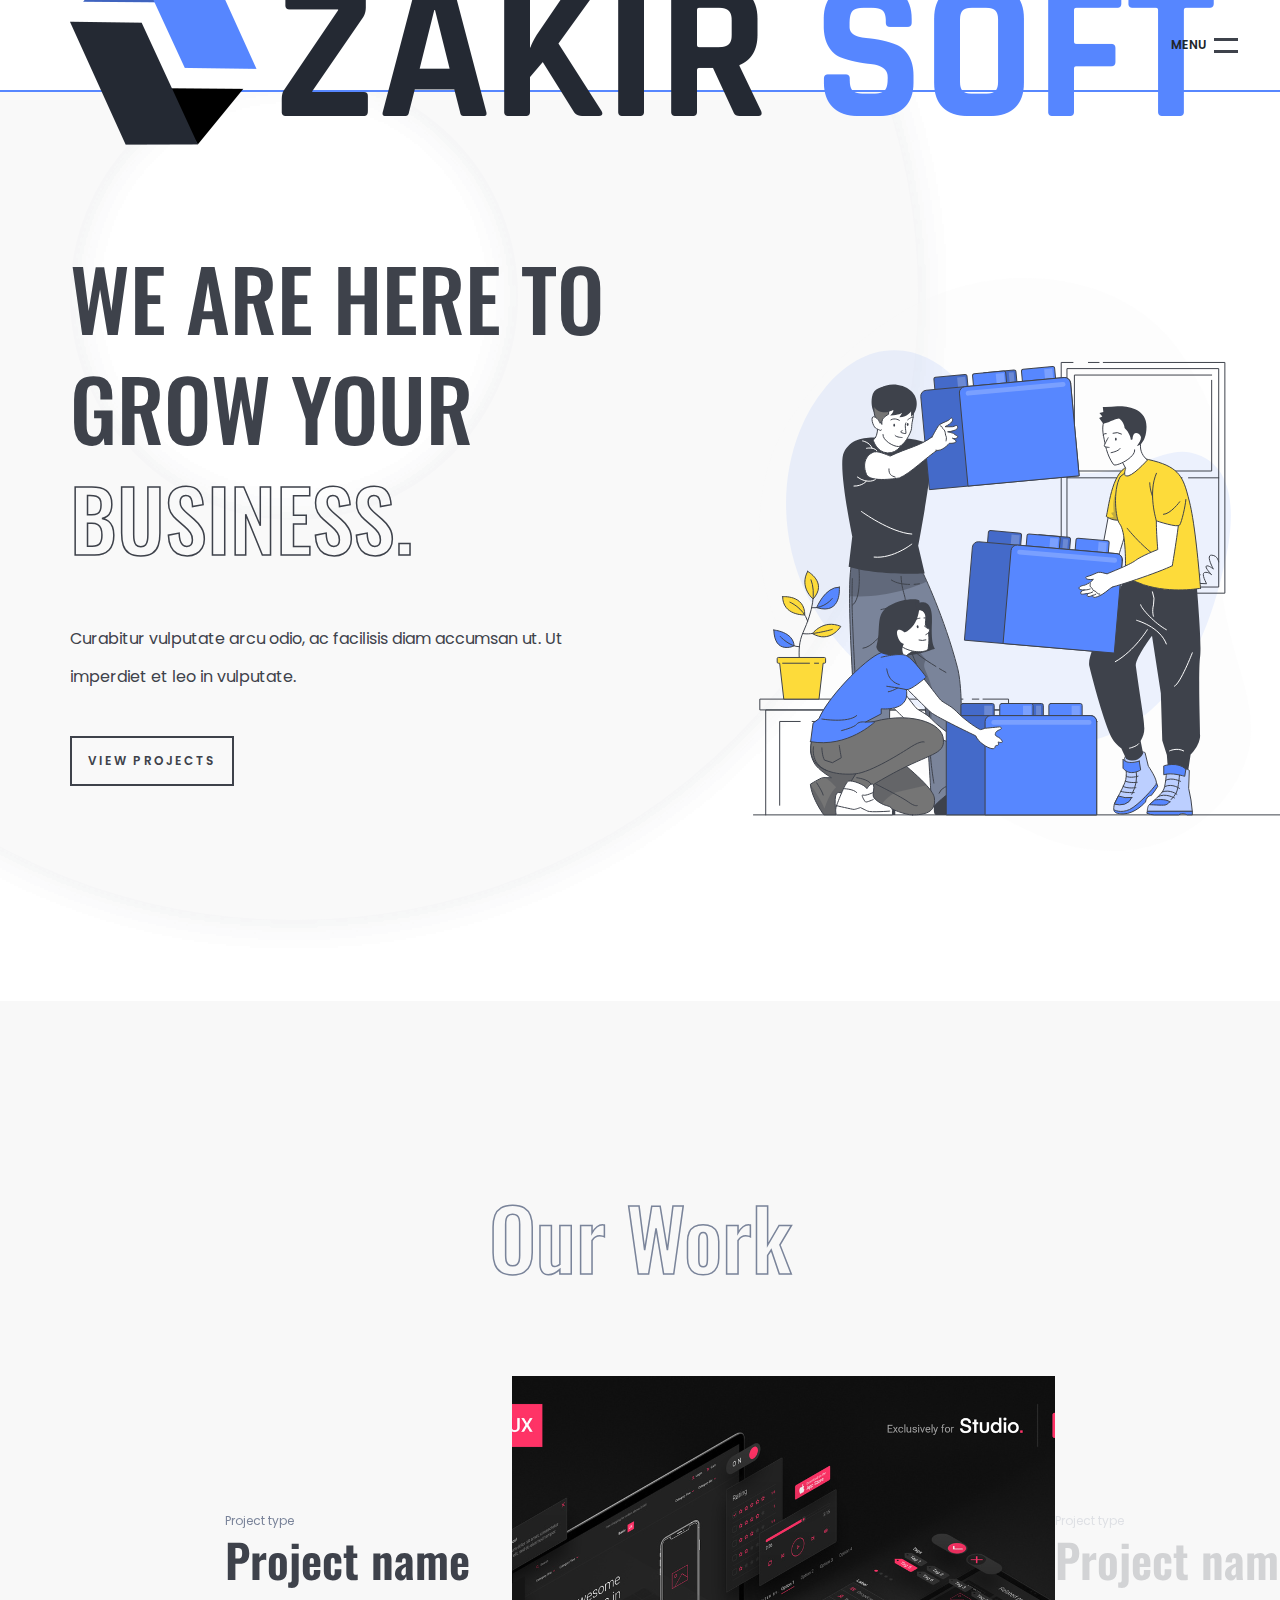
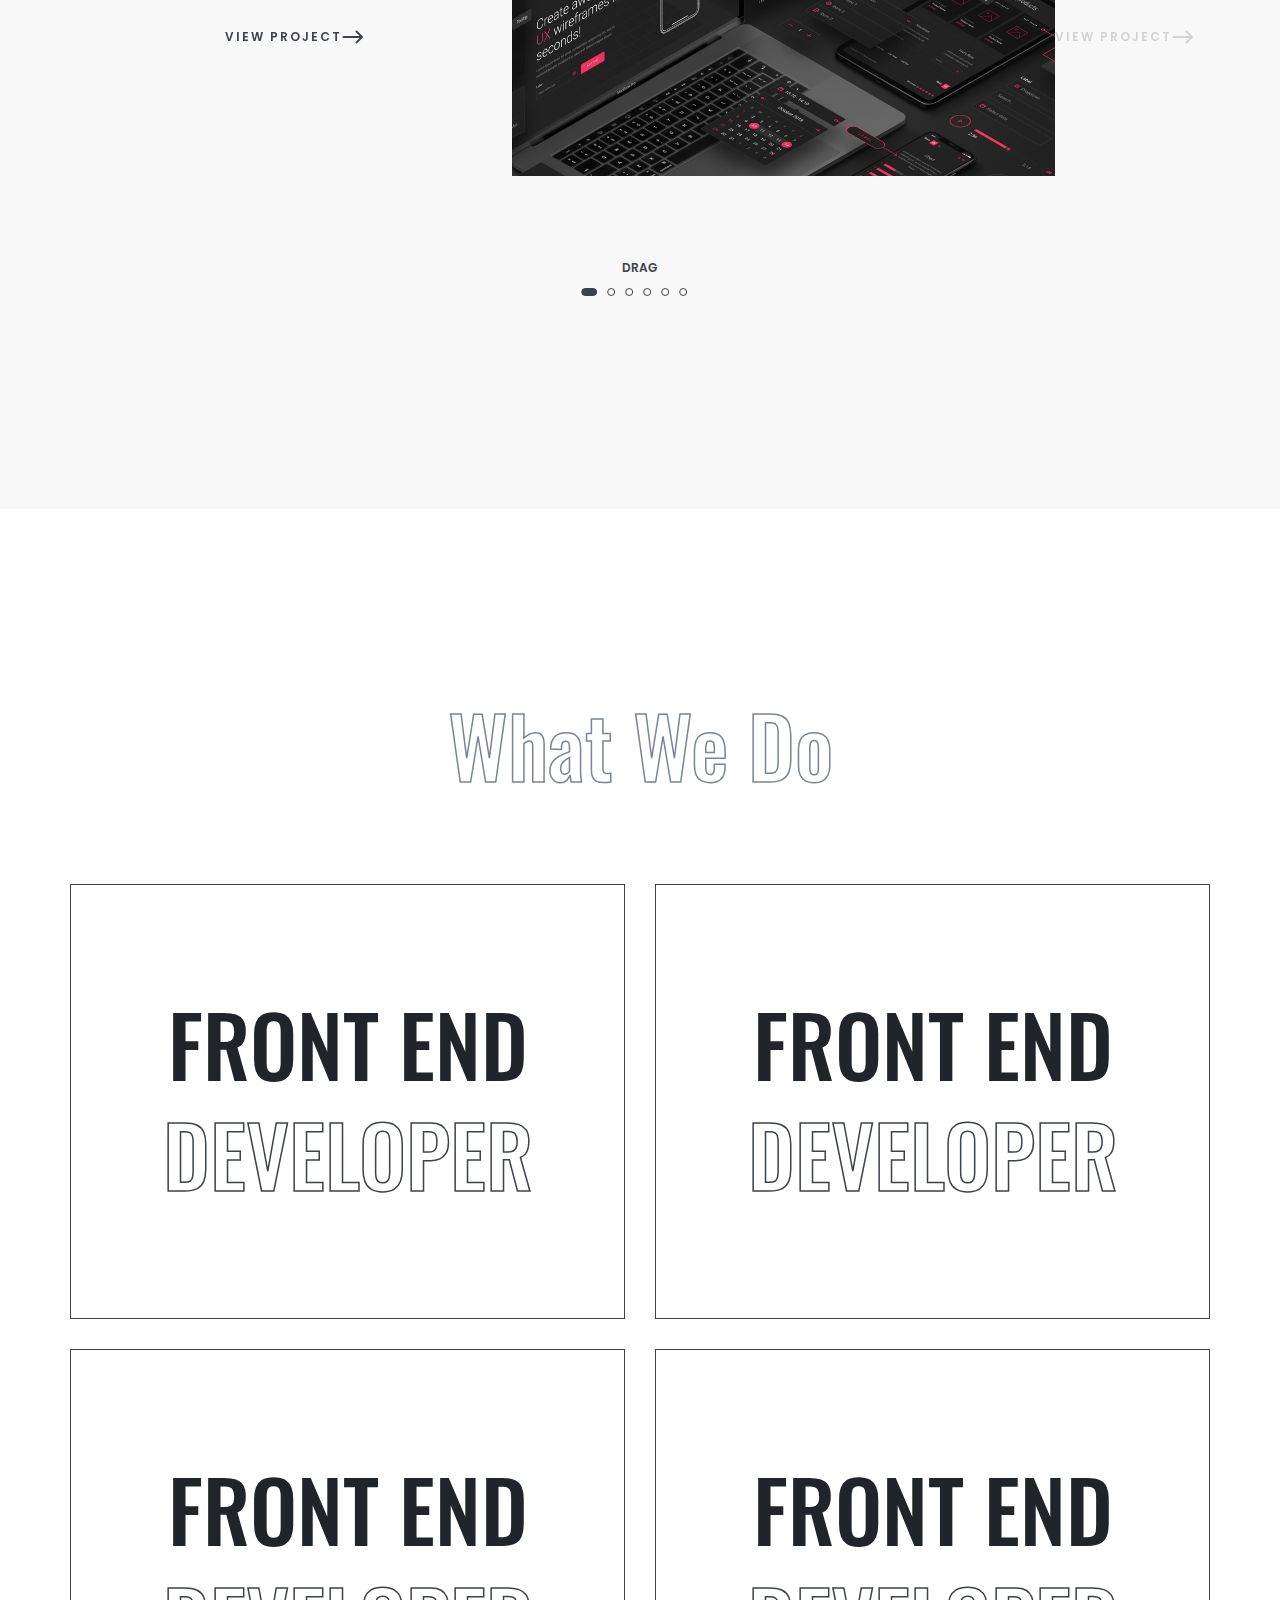
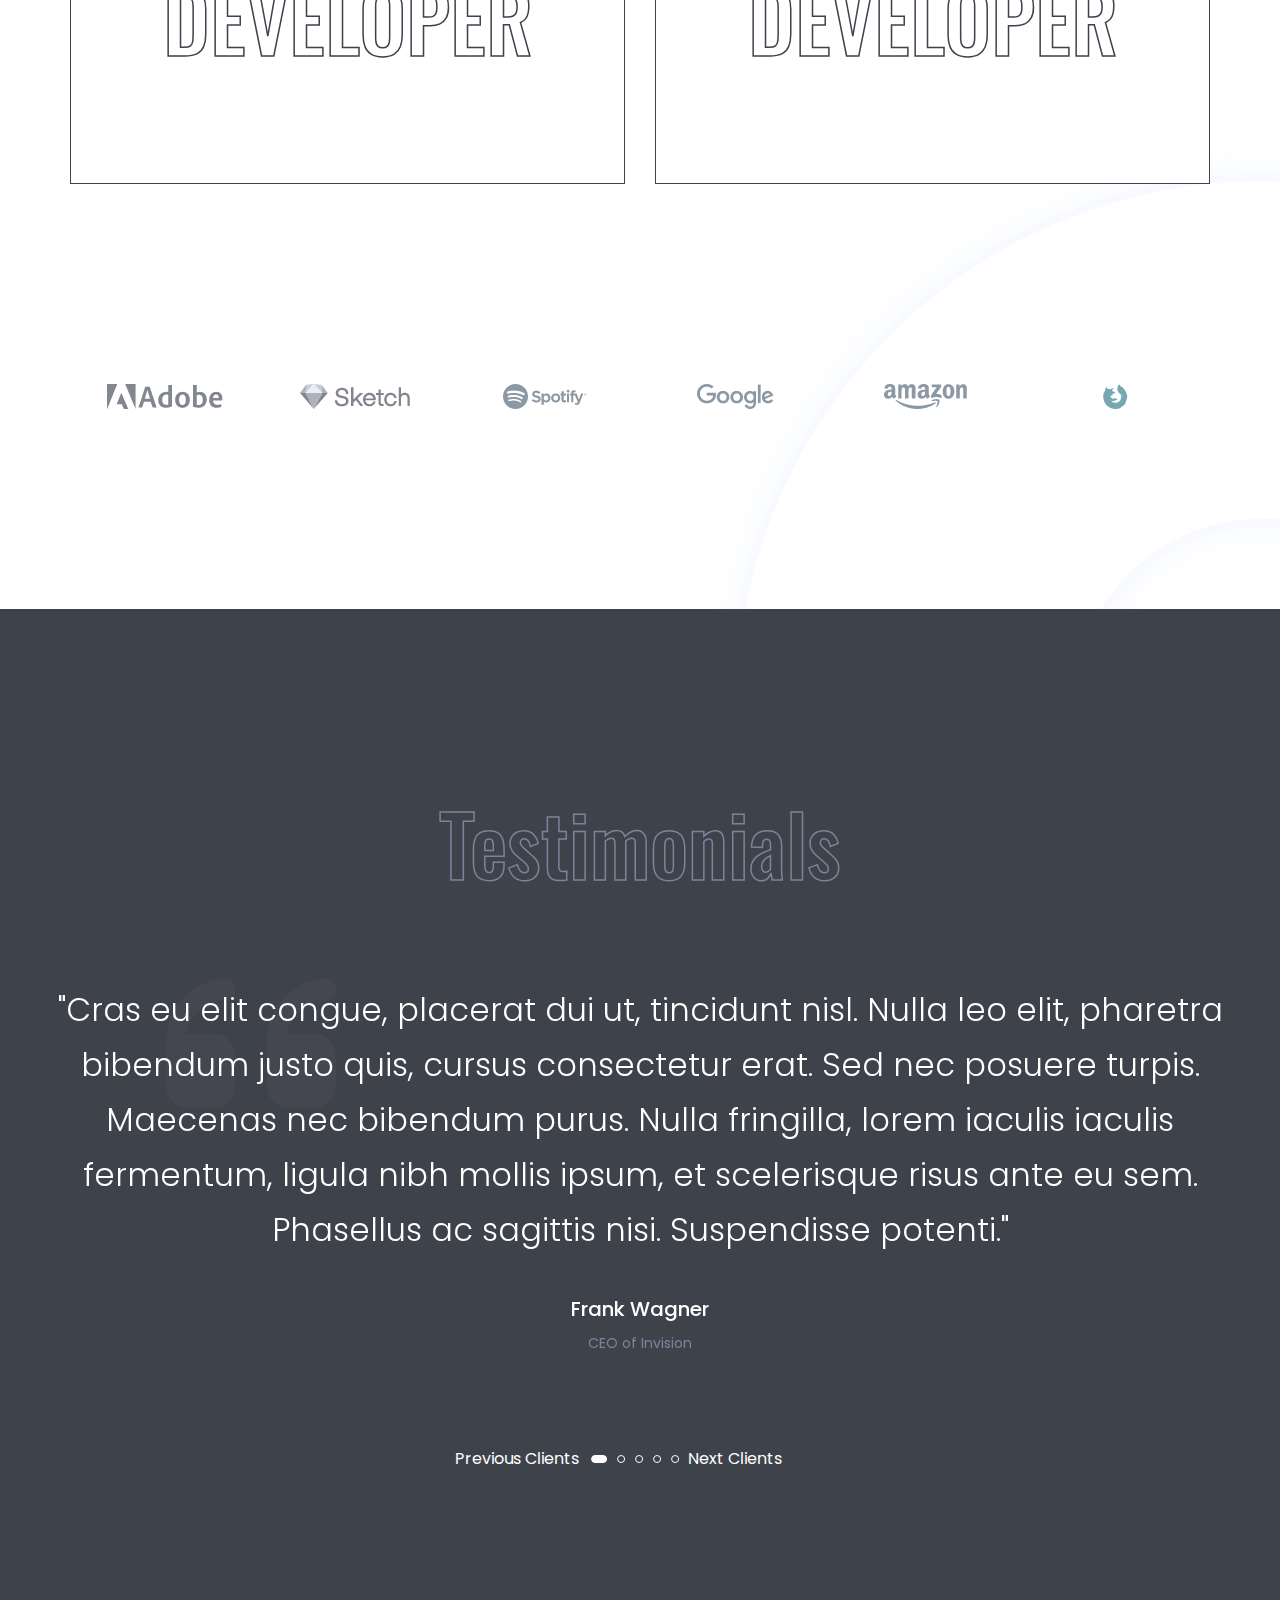
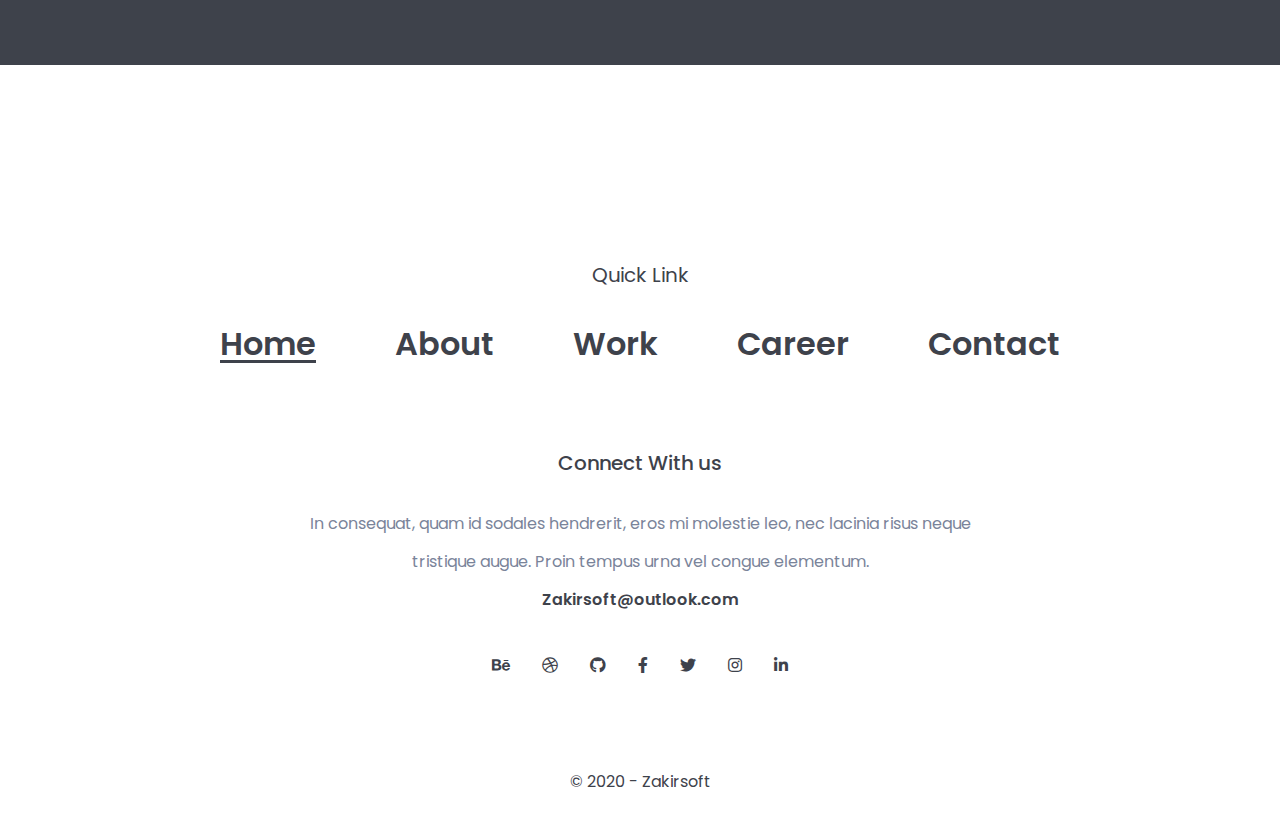
<file: index.html>
<!DOCTYPE html>
<html lang="en">

<head>
  <meta charset="UTF-8" />
  <meta name="viewport" content="width=device-width, initial-scale=1.0" />
  <!-- =========== Favicon ============ -->
  <link rel="icon" type="image/png" sizes="16x16" href="assets/images/logo/16x16.png">
  <link rel="icon" type="image/png" sizes="32x32" href="assets/images/logo/32x32.png">
  <link rel="icon" type="image/png" sizes="64x64" href="assets/images/logo/64x64.png">
  
  <!-- =========== SEO Tags ============ -->
  <title>Zakir Soft - Website Design and Development Company in Dhaka, Bangladesh</title>
  <meta name="author" content="Zakir Soft">  
  <meta name="keywords" content="web design, web development, web development agency, agency, web, design, development, pwa, spa, web application development, website, website design, ecommerce website">
  <meta name="description" content="We are a web design & development company in Dhaka, Bangladesh. We provide web design, web development, SPA, SSR & web application, development services.">
  <meta property="og:title" content="Zakir Soft - Website Design and Development Company in Dhaka, Bangladesh" />
  <meta property="og:type" content="website" />
  <meta property="og:image" content="assets/images/preview.jpg" />

  <!-- =========== CSS URL ============ -->
  <link rel="stylesheet" href="assets/css/all.min.css" />
  <link rel="stylesheet" href="assets/css/bootstrap.min.css" />
  <link rel="stylesheet" href="assets/css/magnific-popup.css">
  <link rel="stylesheet" href="assets/css/slick.css">
  <link rel="stylesheet" href="assets/css/style.css" />
</head>

<body>
  <!-- header section start -->
  <header>
    <div class="container">
      <nav class="head_content">
        <a href="index.html" class="logo">
          <img src="assets/images/logo/1.png" alt="Zakir Soft">
        </a>
        <div class="menu">
          <ul class="m_bar">
            <li></li>
            <li></li>
          </ul>
        </div>
      </nav>
    </div>
  </header>
  <!-- Menus -->

  <div class="fullscreen-menu">
    <div class="menu-body">
      <div class="container">
        <div class="menu-container">
          <div class="menu-close">
            <ul class="close-bar">
              <li></li>
              <li></li>
            </ul>
          </div>
          <div class="main-menu">
            <ul>
              <li> <a href="index.html" class="active"> <span>01</span> Home </a> </li>
              <li> <a href="about.html"> <span>02</span> About </a> </li>
              <li> <a href="work.html"> <span>03</span> Work </a> </li>
              <li> <a href="career.html"> <span>04</span> Career </a> </li>
              <li> <a href="contact.html"> <span>05</span> Contact </a> </li>
            </ul>
          </div>
        </div>
      </div>
    </div>
    <div class="menu-footer">
      <div class="container">
        <ul class="footer-social">
          <li><a href="#"> <i class="fab fa-behance"></i> </a></li>
          <li><a href="#"> <i class="fab fa-dribbble"></i> </a></li>
          <li><a href="#"> <i class="fab fa-github"></i> </a></li>
          <li><a href="#"> <i class="fab fa-facebook-f"></i> </a></li>
          <li><a href="#"> <i class="fab fa-twitter"></i> </a></li>
          <li><a href="#"> <i class="fab fa-instagram"></i> </a></li>
          <li><a href="#"> <i class="fab fa-linkedin-in"></i> </a></li>
        </ul>
        <div class="copyright-text">
          <p> &copy; 2020 - Zakirsoft </h5>
        </div>
      </div>
    </div>
  </div>
  <!-- header section end -->

  <!-- banner section start -->
  <section id="banner" class="none">
    <!-- shaddow round img -->
    <div class="round_shape_img">
      <img src="assets/images/Shadow.png" alt="shaddow_ibackground">
    </div>
    <div class="container">
      <div class="row">
        <div class="col-xl-7 order-2 order-xl-0">
          <div class="banner_wrapper">
            <h2>
              We are here to <br />
              grow your <br /><span class="text_stroke">Business.</span>
            </h2>
            <p>
              Curabitur vulputate arcu odio, ac facilisis diam accumsan ut. Ut
              imperdiet et leo in vulputate.
            </p>
            <a class="button" href="work.html">View Projects</a>
          </div>
        </div>
        <div class="col-xl-5 order-1 order-xl-0">
          <div class="banner_img">
            <img src="assets/images/Inllustration.svg" alt="Ilustrator-img" />
          </div>
        </div>
      </div>
    </div>
  </section>
  <!-- banner section end -->

  <!-- work section start -->
  <section id="Project" class="none">
    <div class="container-fluid">
      <div class="row section_title">
        <h2>our Work</h2>
      </div>

      <div class="row project_slider">
        <div class="slide_item row">
          <div class="col-lg-4  col-12 order-lg-0 order-2">
            <div class="slide_info ml">
              <span class="p_type">Project type</span>
              <h3 class="p_title">Project name</h3>
              <a class="v_project" href="#">
                <span>View Project</span>
                <img src="assets/images/Arrow-icon.png" alt="project-img" />
              </a>
            </div>
          </div>
          <div class="col-lg-8 col-12 order-lg-0 order-1">
            <div class="project_img">
              <img src="assets/images/project-img/img-7.png" alt="project-img" />
            </div>
          </div>
        </div>
        <div class="slide_item row">
          <div class="col-lg-4  col-12 order-lg-0 order-2">
            <div class="slide_info">
              <span class="p_type">Project type</span>
              <h3 class="p_title">Project name</h3>
              <a class="v_project" href="#">
                <span>View Project</span>
                <img src="assets/images/Arrow-icon.png" alt="project-img" />
              </a>
            </div>
          </div>
          <div class="col-lg-8 col-12 order-lg-0 order-1">
            <div class="project_img">
              <img src="assets/images/project-img/img-7.png" alt="project-img" />
            </div>
          </div>
        </div>
        <div class="slide_item row">
          <div class="col-lg-4  col-12 order-lg-0 order-2">
            <div class="slide_info">
              <span class="p_type">Project type</span>
              <h3 class="p_title">Project name</h3>
              <a class="v_project" href="#">
                <span>View Project</span>
                <img src="assets/images/Arrow-icon.png" alt="project-img" />
              </a>
            </div>
          </div>
          <div class="col-lg-8 col-12 order-lg-0 order-1">
            <div class="project_img">
              <img src="assets/images/project-img/img-7.png" alt="project-img" />
            </div>
          </div>
        </div>
        <div class="slide_item row">
          <div class="col-lg-4  col-12 order-lg-0 order-2">
            <div class="slide_info">
              <span class="p_type">Project type</span>
              <h3 class="p_title">Project name</h3>
              <a class="v_project" href="#">
                <span>View Project</span>
                <img src="assets/images/Arrow-icon.png" alt="project-img" />
              </a>
            </div>
          </div>
          <div class="col-lg-8 col-12 order-lg-0 order-1">
            <div class="project_img">
              <img src="assets/images/project-img/img-7.png" alt="project-img" />
            </div>
          </div>
        </div>
        <div class="slide_item row">
          <div class="col-lg-4  col-12 order-lg-0 order-2">
            <div class="slide_info">
              <span class="p_type">Project type</span>
              <h3 class="p_title">Project name</h3>
              <a class="v_project" href="#">
                <span>View Project</span>
                <img src="assets/images/Arrow-icon.png" alt="project-img" />
              </a>
            </div>
          </div>
          <div class="col-lg-8 col-12 order-lg-0 order-1">
            <div class="project_img">
              <img src="assets/images/project-img/img-7.png" alt="project-img" />
            </div>
          </div>
        </div>
        <div class="slide_item row">
          <div class="col-lg-4  col-12 order-lg-0 order-2">
            <div class="slide_info">
              <span class="p_type">Project type</span>
              <h3 class="p_title">Project name</h3>
              <a class="v_project" href="#">
                <span>View Project</span>
                <img src="assets/images/Arrow-icon.png" alt="project-img" />
              </a>
            </div>
          </div>
          <div class="col-lg-8 col-12 order-lg-0 order-1">
            <div class="project_img">
              <img src="assets/images/project-img/img-7.png" alt="project-img" />
            </div>
          </div>
        </div>
      </div>
      <h4 class="drag_text">Drag</h4>
    </div>
  </section>
  <!-- work section end -->

  <!-- what-do section start -->
  <section id="WE_Do" class="none">

    <div class="container">
      <div class="row section_title">
        <h2>What we do</h2>
      </div>
      <div class="row">
        <div class="col-xl-6  mb-30">
          <div class="box_wrapper">
            <div class="card_box">
              <div class="front_part face">
                <h2>Front end <span class="text_stroke">Developer</span></h2>
              </div>
              <div class="back_part face">
                <div class="box_title">
                  <h2>Front end Developer</h2>
                  <p>
                    Aliquam in bibendum mauris. Sed vitae erat vel velit
                    blandit pharetra vitae nec ante. Cras at est augue. Cras
                    ut interdum elit.
                  </p>
                  <a href="#">Read More
                    <img src="assets/images/arrow.png" alt="Arrow" class="img-fluid" /></a>
                </div>
              </div>
            </div>
          </div>
        </div>
        <div class="col-xl-6  mb-30">
          <div class="box_wrapper">
            <div class="card_box">
              <div class="front_part face">
                <h2>Front end <span class="text_stroke">Developer</span></h2>
              </div>
              <div class="back_part face">
                <div class="box_title">
                  <h2>Front end Developer</h2>
                  <p>
                    Aliquam in bibendum mauris. Sed vitae erat vel velit
                    blandit pharetra vitae nec ante. Cras at est augue. Cras
                    ut interdum elit.
                  </p>
                  <a href="#">Read More
                    <img src="assets/images/arrow.png" alt="Arrow" class="img-fluid" /></a>
                </div>
              </div>
            </div>
          </div>
        </div>
        <div class="col-xl-6  mb-30">
          <div class="box_wrapper">
            <div class="card_box">
              <div class="front_part face">
                <h2>Front end <span class="text_stroke">Developer</span></h2>
              </div>
              <div class="back_part face">
                <div class="box_title">
                  <h2>Front end Developer</h2>
                  <p>
                    Aliquam in bibendum mauris. Sed vitae erat vel velit
                    blandit pharetra vitae nec ante. Cras at est augue. Cras
                    ut interdum elit.
                  </p>
                  <a href="#">Read More
                    <img src="assets/images/arrow.png" alt="Arrow" class="img-fluid" /></a>
                </div>
              </div>
            </div>
          </div>
        </div>
        <div class="col-xl-6  mb-30">
          <div class="box_wrapper">
            <div class="card_box">
              <div class="front_part face">
                <h2>Front end <span class="text_stroke">Developer</span></h2>
              </div>
              <div class="back_part face">
                <div class="box_title">
                  <h2>Front end Developer</h2>
                  <p>
                    Aliquam in bibendum mauris. Sed vitae erat vel velit
                    blandit pharetra vitae nec ante. Cras at est augue. Cras
                    ut interdum elit.
                  </p>
                  <a href="#">Read More
                    <img src="assets/images/arrow.png" alt="Arrow" class="img-fluid" /></a>
                </div>
              </div>
            </div>
          </div>
        </div>
      </div>
    </div>
    <div class="round_shape_img">
      <img src="assets/images/shape/shadow_5.png" alt="">
    </div>
  </section>
  <!-- what-do section end -->

  <!-- brand section start -->
  <section id="brand_area" class="none">
    <div class="container">
      <div class="brand_slider">
        <div class="single_brand">
          <img src="assets/images/partner/Adobe.png" alt="brand logo" />
        </div>
        <div class="single_brand">
          <img src="assets/images/partner/Sketch.png" alt="brand logo" />
        </div>
        <div class="single_brand">
          <img src="assets/images/partner/Spotify.png" alt="brand logo" />
        </div>
        <div class="single_brand">
          <img src="assets/images/partner/google.png" alt="brand logo" />
        </div>
        <div class="single_brand">
          <img src="assets/images/partner/amazon.png" alt="brand logo" />
        </div>
        <div class="single_brand">
          <img src="assets/images/partner/Firefox.png" alt="brand logo" />
        </div>
        <div class="single_brand">
          <img src="assets/images/partner/Apple icon.png" alt="brand logo" />
        </div>
      </div>
    </div>
  </section>
  <!-- brand section end -->

  <!-- testimonial section start -->
  <section id="testimonial-area" class="none">
    <div class="container">
      <div class="row section_title">
        <h2>Testimonials</h2>
      </div>
      <div class="row testimonial_slider">
        <div class="slide_item">
          <div class="content_text">
            "Cras eu elit congue, placerat dui ut, tincidunt nisl. Nulla leo
            elit, pharetra bibendum justo quis, cursus consectetur erat. Sed
            nec posuere turpis. Maecenas nec bibendum purus. Nulla fringilla,
            lorem iaculis iaculis fermentum, ligula nibh mollis ipsum, et
            scelerisque risus ante eu sem. Phasellus ac sagittis nisi.
            Suspendisse potenti."
          </div>
          <h3 class="client_name">Frank Wagner</h3>
          <span class="client_position">CEO of Invision</span>
        </div>
        <div class="slide_item">
          <div class="content_text">
            "Cras eu elit congue, placerat dui ut, tincidunt nisl. Nulla leo
            elit, pharetra bibendum justo quis, cursus consectetur erat. Sed
            nec posuere turpis. Maecenas nec bibendum purus. Nulla fringilla,
            lorem iaculis iaculis fermentum, ligula nibh mollis ipsum, et
            scelerisque risus ante eu sem. Phasellus ac sagittis nisi.
            Suspendisse potenti."
          </div>
          <h3 class="client_name">Frank Wagner</h3>
          <span class="client_position">CEO of Invision</span>
        </div>
        <div class="slide_item">
          <div class="content_text">
            "Cras eu elit congue, placerat dui ut, tincidunt nisl. Nulla leo
            elit, pharetra bibendum justo quis, cursus consectetur erat. Sed
            nec posuere turpis. Maecenas nec bibendum purus. Nulla fringilla,
            lorem iaculis iaculis fermentum, ligula nibh mollis ipsum, et
            scelerisque risus ante eu sem. Phasellus ac sagittis nisi.
            Suspendisse potenti."
          </div>
          <h3 class="client_name">Frank Wagner</h3>
          <span class="client_position">CEO of Invision</span>
        </div>
        <div class="slide_item">
          <div class="content_text">
            "Cras eu elit congue, placerat dui ut, tincidunt nisl. Nulla leo
            elit, pharetra bibendum justo quis, cursus consectetur erat. Sed
            nec posuere turpis. Maecenas nec bibendum purus. Nulla fringilla,
            lorem iaculis iaculis fermentum, ligula nibh mollis ipsum, et
            scelerisque risus ante eu sem. Phasellus ac sagittis nisi.
            Suspendisse potenti."
          </div>
          <h3 class="client_name">Frank Wagner</h3>
          <span class="client_position">CEO of Invision</span>
        </div>
        <div class="slide_item">
          <div class="content_text">
            "Cras eu elit congue, placerat dui ut, tincidunt nisl. Nulla leo
            elit, pharetra bibendum justo quis, cursus consectetur erat. Sed
            nec posuere turpis. Maecenas nec bibendum purus. Nulla fringilla,
            lorem iaculis iaculis fermentum, ligula nibh mollis ipsum, et
            scelerisque risus ante eu sem. Phasellus ac sagittis nisi.
            Suspendisse potenti."
          </div>
          <h3 class="client_name">Frank Wagner</h3>
          <span class="client_position">CEO of Invision</span>
        </div>
      </div>
    </div>
    <div class="qoute_img">
      <img src="assets/images/qoute.png" alt="qoute" />
    </div>
  </section>
  <!-- testimonial section end -->

  <!-- footer section start -->
  <footer id="footer_area" class="none">
    <div class="container">
      <div class="row">
        <div class="col-12">
          <div class="footer_menu">
            <span>Quick Link</span>
            <ul class="nav_links">
              <li class="nav_items"><a href="index.html" class="active">Home</a></li>
              <li class="nav_items"><a href="about.html">About</a></li>
              <li class="nav_items"><a href="work.html">work</a></li>
              <li class="nav_items"><a href="career.html">Career</a></li>
              <li class="nav_items"><a href="join-us-contact.html">Contact</a></li>
            </ul>
          </div>
          <div class="connect_info">
            <h4>Connect With us</h4>
            <p>
              In consequat, quam id sodales hendrerit, eros mi molestie leo,
              nec lacinia risus neque tristique augue. Proin tempus urna vel
              congue elementum.
            </p>
            <span class="email">Zakirsoft@outlook.com</span>
          </div>
          <div>
            <ul class="social_links">
              <li>
                <a href="#"><i class="fab fa-behance"></i></a>
              </li>
              <li>
                <a href="#"><i class="fab fa-dribbble"></i></a>
              </li>
              <li>
                <a href="#"><i class="fab fa-github"></i></a>
              </li>
              <li>
                <a href="#"><i class="fab fa-facebook-f"></i></a>
              </li>
              <li>
                <a href="#"><i class="fab fa-twitter"></i></a>
              </li>
              <li>
                <a href="#"><i class="fab fa-instagram"></i></a>
              </li>
              <li>
                <a href="#"><i class="fab fa-linkedin-in"></i></a>
              </li>
            </ul>
          </div>
        </div>
        <div class="col-12">
          <div class="copyright_text">
            <p>&#169; 2020 - Zakirsoft</p>
          </div>
        </div>
      </div>
    </div>
  </footer>
  <!-- footer section end -->


  <!-- all js goes here -->
  <script src="assets/js/jquery-1.12.4.min.js"></script>
  <script src="assets/js/popper.min.js"></script>
  <script src="assets/js/bootstrap.min.js"></script>
  <script src="assets/js/slick.min.js"></script>
  <script src="assets/js/jquery.magnific-popup.min.js"></script>
  <script src="assets/js/app.js"></script>
</body>

</html>
</file>
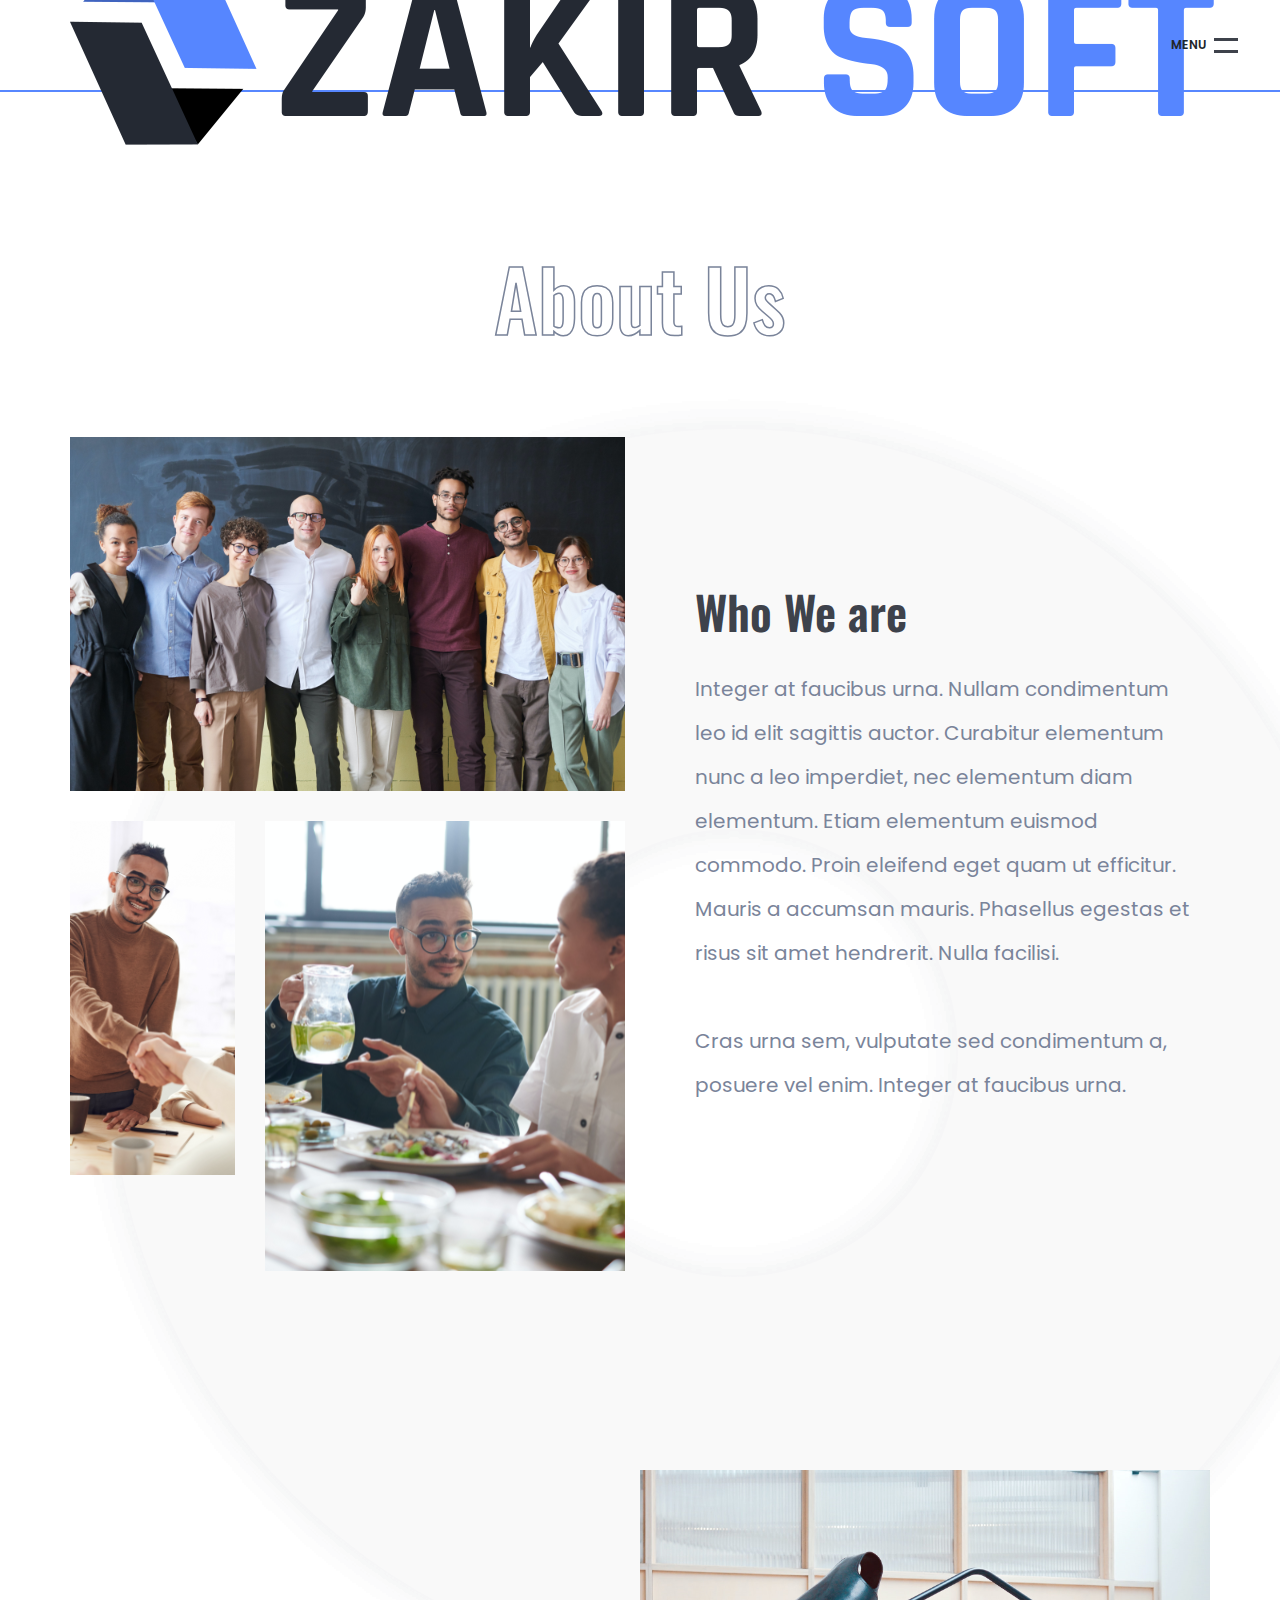
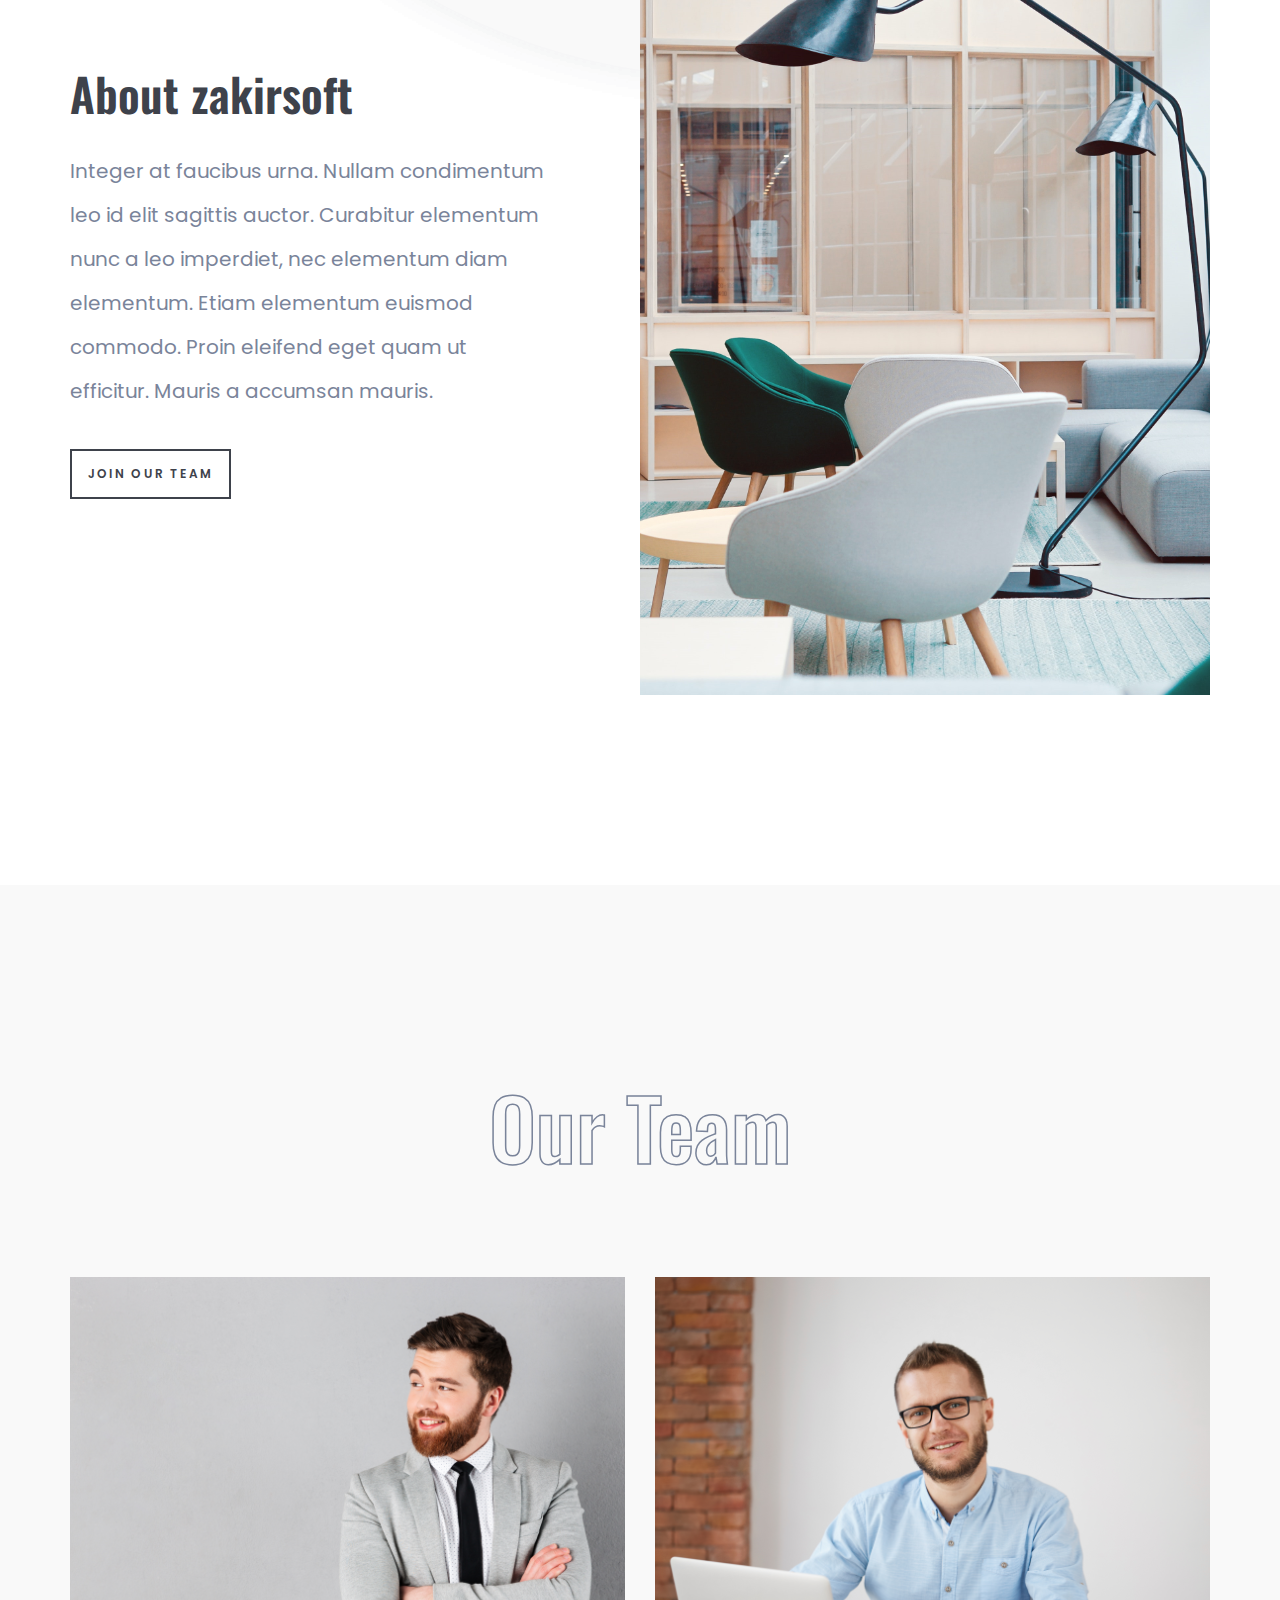
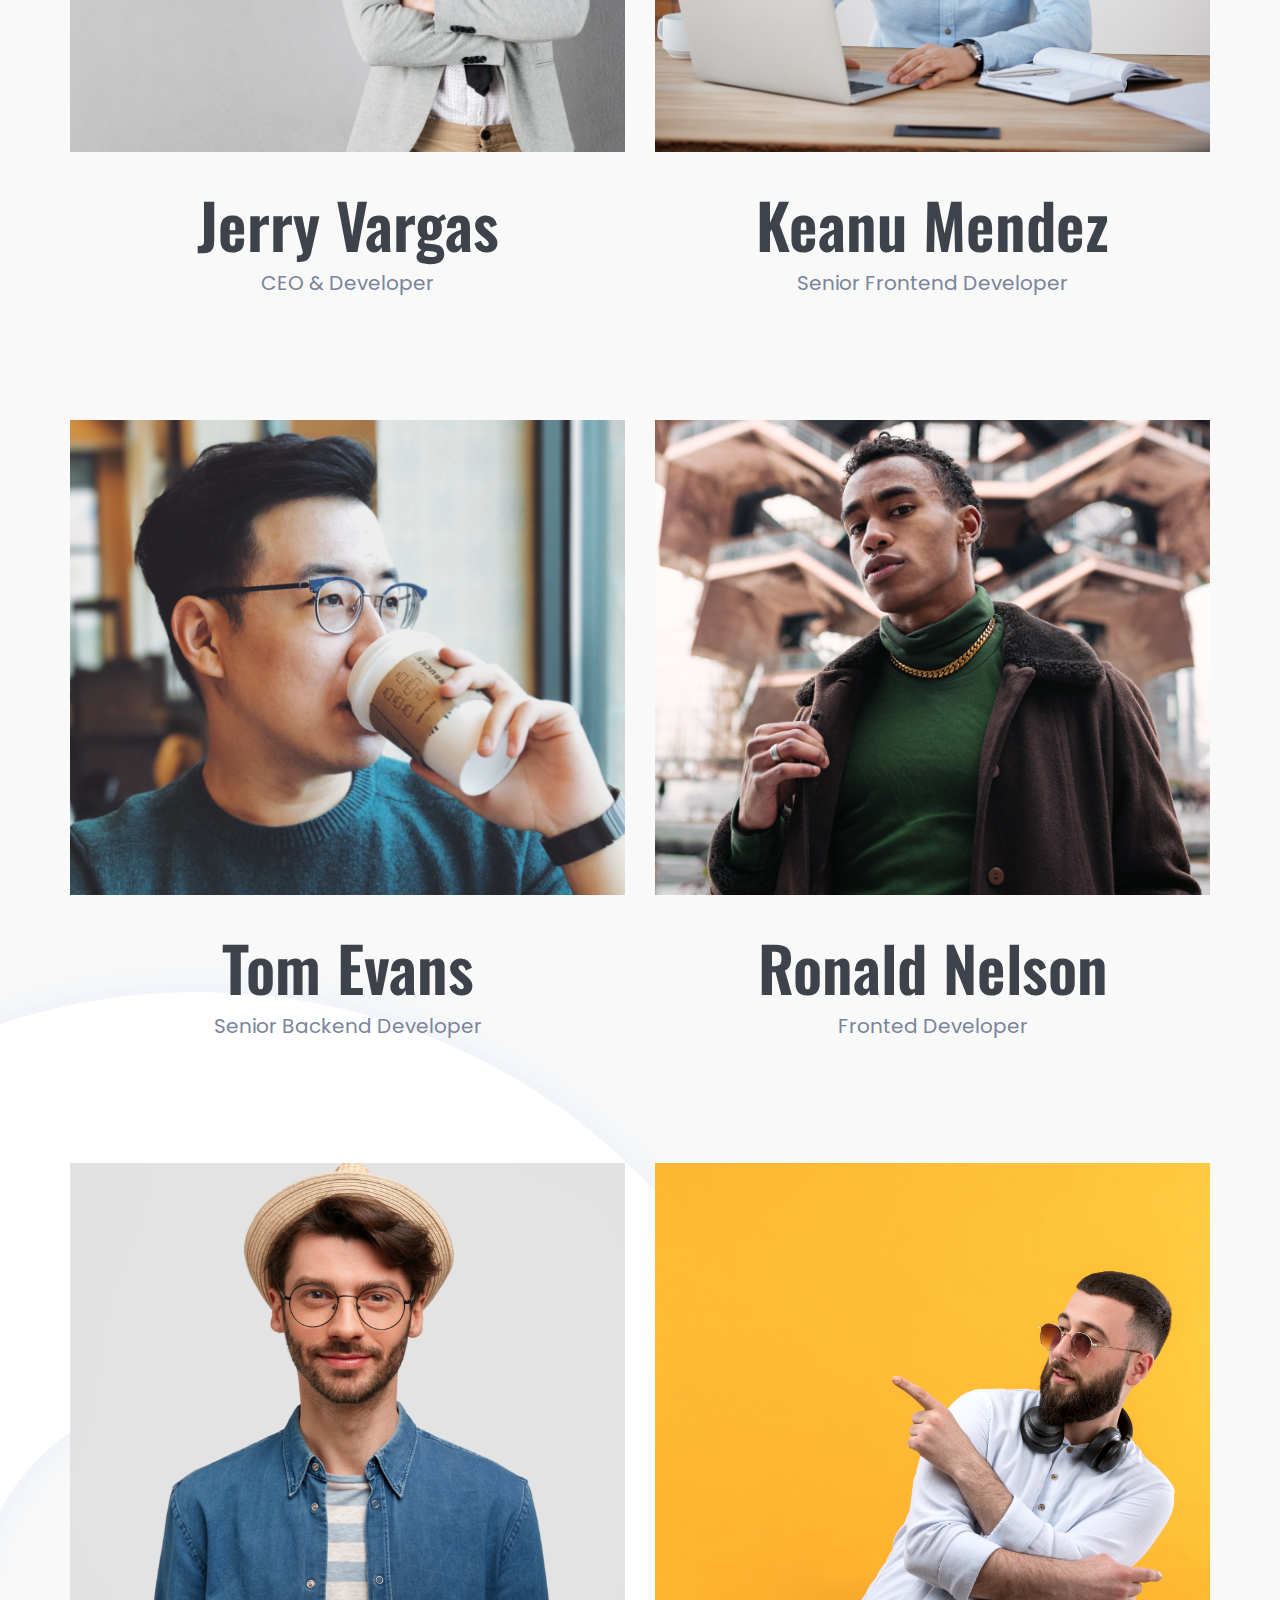
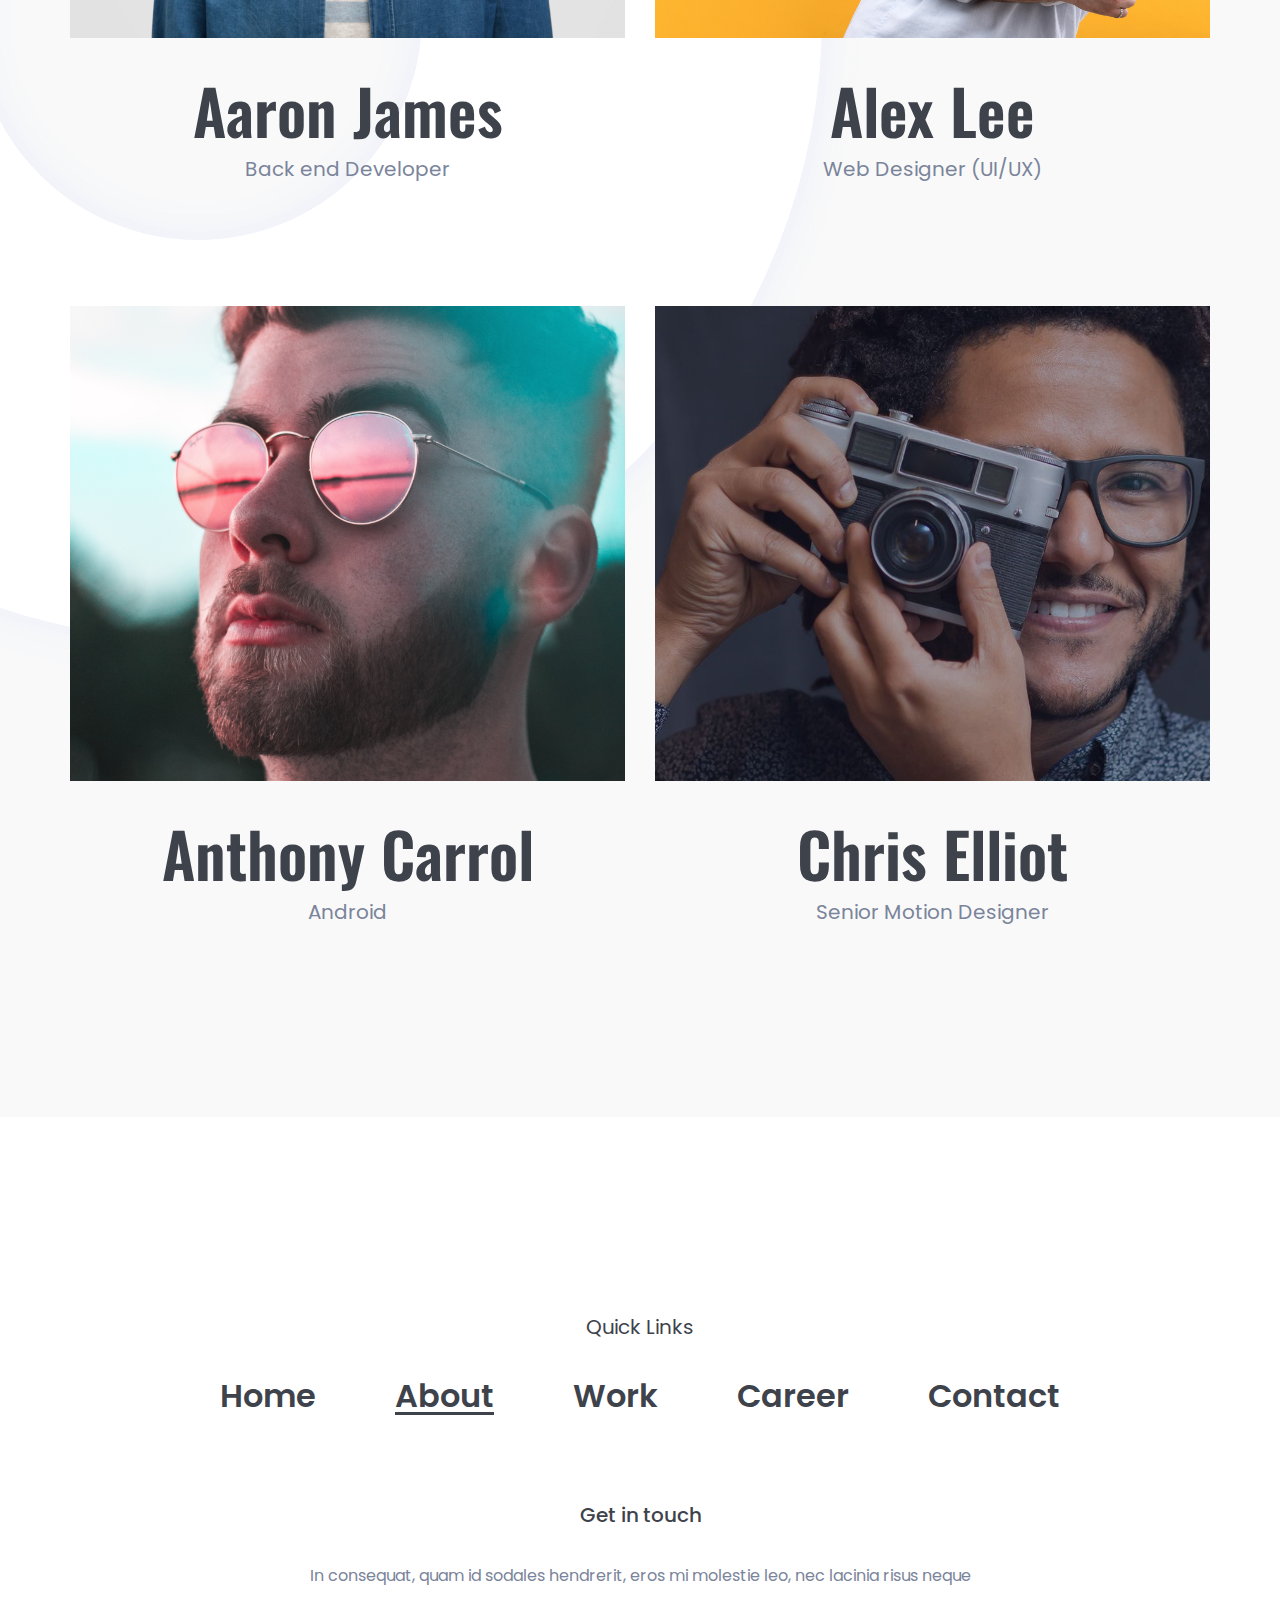
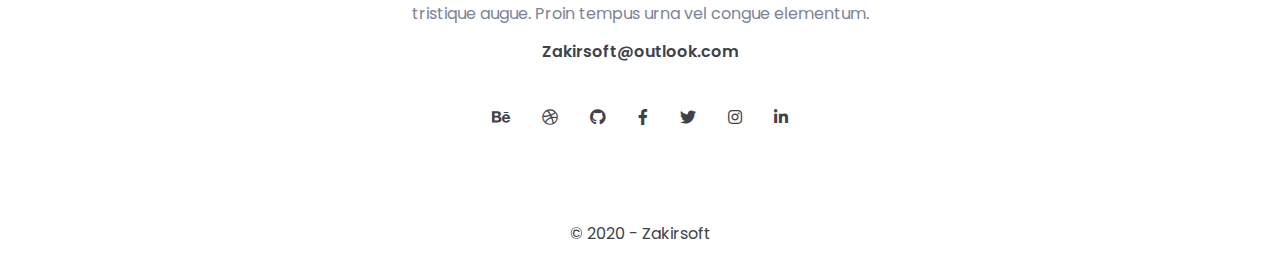
<file: about.html>
<!DOCTYPE html>
<html lang="en">

<head>
  <meta charset="UTF-8" />
  <meta name="viewport" content="width=device-width, initial-scale=1.0" />
  <!-- =========== Favicon ============ -->
  <link rel="icon" type="image/png" sizes="16x16" href="assets/images/logo/16x16.png">
  <link rel="icon" type="image/png" sizes="32x32" href="assets/images/logo/32x32.png">
  <link rel="icon" type="image/png" sizes="64x64" href="assets/images/logo/64x64.png">
  
  <!-- =========== SEO Tags ============ -->
  <title>About Us - Zakir Soft</title>
  <meta name="author" content="Zakir Soft">  
  <meta name="keywords" content="web design, web development, web development agency, agency, web, design, development, pwa, spa, web application development, website, website design, ecommerce website">
  <meta name="description" content="Zakir Soft, A team of young designer and developers. We have frontend, backend, mobile application and UI/UX Design team. We provide complete web solution to any company.">
  <meta property="og:title" content="About Us - Zakir Soft" />
  <meta property="og:type" content="website" />
  <meta property="og:image" content="assets/images/preview.jpg" />

  <!-- =========== CSS URL ============ -->
  <link rel="stylesheet" href="assets/css/all.min.css" />
  <link rel="stylesheet" href="assets/css/bootstrap.min.css" />
  <link rel="stylesheet" href="assets/css/magnific-popup.css">
  <link rel="stylesheet" href="assets/css/slick.css">
  <link rel="stylesheet" href="assets/css/style.css" />
</head>

<body>
  <!-- header section start -->
  <header>
    <div class="container">
      <nav class="head_content">
        <a href="index.html" class="logo">
          <img src="assets/images/logo/1.png" alt="Zakir Soft">
        </a>
        <div class="menu">
          <ul class="m_bar">
            <li></li>
            <li></li>
          </ul>
        </div>
      </nav>
    </div>
  </header>
  <!-- Menus -->
  <div class="fullscreen-menu">
    <div class="menu-body">
      <div class="container">
        <div class="menu-container">
          <div class="menu-close">
            <ul class="close-bar">
              <li></li>
              <li></li>
            </ul>
          </div>
          <div class="main-menu">
            <ul>
              <li> <a href="index.html"> <span>01</span> Home </a> </li>
              <li> <a href="about.html" class="active"> <span>02</span> About </a> </li>
              <li> <a href="work.html"> <span>03</span> Work </a> </li>
              <li> <a href="career.html"> <span>04</span> Career </a> </li>
              <li> <a href="contact.html"> <span>05</span> Contact </a> </li>
            </ul>
          </div>
        </div>
      </div>
    </div>
    <div class="menu-footer">
      <div class="container">
        <ul class="footer-social">
          <li><a href="#"> <i class="fab fa-behance"></i> </a></li>
          <li><a href="#"> <i class="fab fa-dribbble"></i> </a></li>
          <li><a href="#"> <i class="fab fa-github"></i> </a></li>
          <li><a href="#"> <i class="fab fa-facebook-f"></i> </a></li>
          <li><a href="#"> <i class="fab fa-twitter"></i> </a></li>
          <li><a href="#"> <i class="fab fa-instagram"></i> </a></li>
          <li><a href="#"> <i class="fab fa-linkedin-in"></i> </a></li>
        </ul>
        <div class="copyright-text">
          <p> &copy; 2020 - Zakirsoft </h5>
        </div>
      </div>
    </div>
  </div>
  <!-- header section end -->

  <!-- about-us section start -->
  <section id="about" class="none">

    <div class="container">
      <div class="row section_title">
        <h2>About us</h2>
      </div>
      <div class="row about_content align-items-center justify-content-center">
        <div class="col-lg-6">
          <div class="row">
            <div class="col-12">
              <div class="about_content_img">
                <img src="assets/images/about/about.png" alt="img" />
              </div>
            </div>
            <div class="col-lg-4 col-12 order-lg-0 order-2">
              <div class="about_content_img_1">
                <img src="assets/images/about/about3.png" alt="img" />
              </div>
              <!-- <div class="play_video">
                <a href="https://www.youtube.com/watch?v=LOzUl2KStvA" class="popup-video">
                  <span class="play_icon"><img src="assets/images/icon.png" alt="icon" /> Play
                    Video</span>
                </a>
              </div> -->
            </div>
            <div class="col-lg-8 col-12 order-lg-0 order-1">
              <div class="about_content_img_2">
                <img src="assets/images/about/about2.png" alt="img" class="img-fluid" />
              </div>
            </div>
          </div>
        </div>
        <div class="col-lg-6">
          <div class="about_content_wrapper">
            <h3>Who We are</h3>
            <p>
              Integer at faucibus urna. Nullam condimentum leo id elit
              sagittis auctor. Curabitur elementum nunc a leo imperdiet, nec
              elementum diam elementum. Etiam elementum euismod commodo. Proin
              eleifend eget quam ut efficitur. Mauris a accumsan mauris.
              Phasellus egestas et risus sit amet hendrerit. Nulla facilisi.
              <br /><br />
              Cras urna sem, vulputate sed condimentum a, posuere vel enim.
              Integer at faucibus urna.
            </p>
          </div>
        </div>
      </div>
    </div>
    <div class="round_shape_img">
      <img src="assets/images/shape/shadow_2.png" alt="shaddow_ibackground">
    </div>
  </section>


  <!-- about-us 2 section end -->
  <section id="about_content_2" class="none">
    <div class="container">
      <div class="row align-items-center">
        <div class="col-lg-6 order-lg-0 order-2">
          <div class="office_content_wrapper">
            <h3>About zakirsoft</h3>
            <p>
              Integer at faucibus urna. Nullam condimentum leo id elit
              sagittis auctor. Curabitur elementum nunc a leo imperdiet, nec
              elementum diam elementum. Etiam elementum euismod commodo. Proin
              eleifend eget quam ut efficitur. Mauris a accumsan mauris.
            </p>
            <a href="career.html" class="button">Join Our Team</a>
          </div>
        </div>
        <div class="col-lg-6 order-lg-0 order-1 r_space">
          <div class="about_content_2_img">
            <img src="assets/images/about/office.png" alt="office images" />
          </div>
        </div>
      </div>
    </div>
  </section>
  <!-- about-us section end -->

  <!-- Team section start -->
  <section id="team" class="none">
    <div class="round_shape_img">
      <img src="assets/images/shape/shadow.png" alt="shaddow_ibackground">
    </div>
    <div class="container">
      <div class="row section_title">
        <h2>Our Team</h2>
      </div>
      <div class="row team_content">
        <div class="col-md-6">
          <div class="team_card text-center">
            <div class="members_img">
              <img src="assets/images/team/1.png" alt="team-members" />
            </div>
            <div class="member_position">
              <h3 class="name">Jerry Vargas</h3>
              <span class="position">CEO & Developer</span>
            </div>
          </div>
        </div>
        <div class="col-md-6">
          <div class="team_card text-center">
            <div class="members_img">
              <img src="assets/images/team/2.png" alt="team-members" />
            </div>
            <div class="member_position">
              <h3 class="name">Keanu Mendez</h3>
              <span class="position">Senior Frontend Developer</span>
            </div>
          </div>
        </div>
        <div class="col-md-6">
          <div class="team_card text-center">
            <div class="members_img">
              <img src="assets/images/team/3.png" alt="team-members" />
            </div>
            <div class="member_position">
              <h3 class="name">Tom Evans</h3>
              <span class="position">Senior Backend Developer</span>
            </div>
          </div>
        </div>
        <div class="col-md-6">
          <div class="team_card text-center">
            <div class="members_img">
              <img src="assets/images/team/4.png" alt="team-members" />
            </div>
            <div class="member_position">
              <h3 class="name">Ronald Nelson</h3>
              <span class="position">Fronted Developer</span>
            </div>
          </div>
        </div>
        <div class="col-md-6">
          <div class="team_card text-center">
            <div class="members_img">
              <img src="assets/images/team/5.png" alt="team-members" />
            </div>
            <div class="member_position">
              <h3 class="name">Aaron James</h3>
              <span class="position">Back end Developer</span>
            </div>
          </div>
        </div>
        <div class="col-md-6">
          <div class="team_card text-center">
            <div class="members_img">
              <img src="assets/images/team/6.png" alt="team-members" />
            </div>
            <div class="member_position">
              <h3 class="name">Alex Lee</h3>
              <span class="position">Web Designer (UI/UX)</span>
            </div>
          </div>
        </div>
        <div class="col-md-6">
          <div class="team_card text-center">
            <div class="members_img">
              <img src="assets/images/team/7.png" alt="team-members" />
            </div>
            <div class="member_position">
              <h3 class="name">Anthony Carrol</h3>
              <span class="position">Android</span>
            </div>
          </div>
        </div>
        <div class="col-md-6">
          <div class="team_card text-center">
            <div class="members_img">
              <img src="assets/images/team/8.png" alt="team-members" />
            </div>
            <div class="member_position">
              <h3 class="name">Chris Elliot</h3>
              <span class="position">Senior Motion Designer</span>
            </div>
          </div>
        </div>
      </div>
    </div>

  </section>
  <!-- Team section end -->

  <!-- footer section start -->
  <footer id="footer_area" class="none">
    <div class="container">
      <div class="row">
        <div class="col-12">
          <div class="footer_menu">
            <span>Quick Links</span>
            <ul class="nav_links">
              <li class="nav_items"><a href="index.html">Home</a></li>
              <li class="nav_items"><a href="about.html" class="active">About</a></li>
              <li class="nav_items"><a href="work.html">work</a></li>
              <li class="nav_items"><a href="career.html">Career</a></li>
              <li class="nav_items"><a href="join-us.html">Contact</a></li>
            </ul>
          </div>
          <div class="connect_info">
            <h4>Get in touch</h4>
            <p>
              In consequat, quam id sodales hendrerit, eros mi molestie leo,
              nec lacinia risus neque tristique augue. Proin tempus urna vel
              congue elementum.
            </p>
            <span class="email">Zakirsoft@outlook.com</span>
          </div>
          <div>
            <ul class="social_links">
              <li>
                <a href="#"><i class="fab fa-behance"></i></a>
              </li>
              <li>
                <a href="#"><i class="fab fa-dribbble"></i></a>
              </li>
              <li>
                <a href="#"><i class="fab fa-github"></i></a>
              </li>
              <li>
                <a href="#"><i class="fab fa-facebook-f"></i></a>
              </li>
              <li>
                <a href="#"><i class="fab fa-twitter"></i></a>
              </li>
              <li>
                <a href="#"><i class="fab fa-instagram"></i></a>
              </li>
              <li>
                <a href="#"><i class="fab fa-linkedin-in"></i></a>
              </li>
            </ul>
          </div>
        </div>
        <div class="col-12">
          <div class="copyright_text">
            <p>&#169; 2020 - Zakirsoft</p>
          </div>
        </div>
      </div>
    </div>
  </footer>
  <!-- footer section end -->

  <!-- all js goes here -->
  <script src="assets/js/jquery-1.12.4.min.js"></script>
  <script src="assets/js/popper.min.js"></script>
  <script src="assets/js/bootstrap.min.js"></script>
  <script src="assets/js/slick.min.js"></script>
  <script src="assets/js/jquery.magnific-popup.min.js"></script>
  <script src="assets/js/app.js"></script>
</body>

</html>
</file>
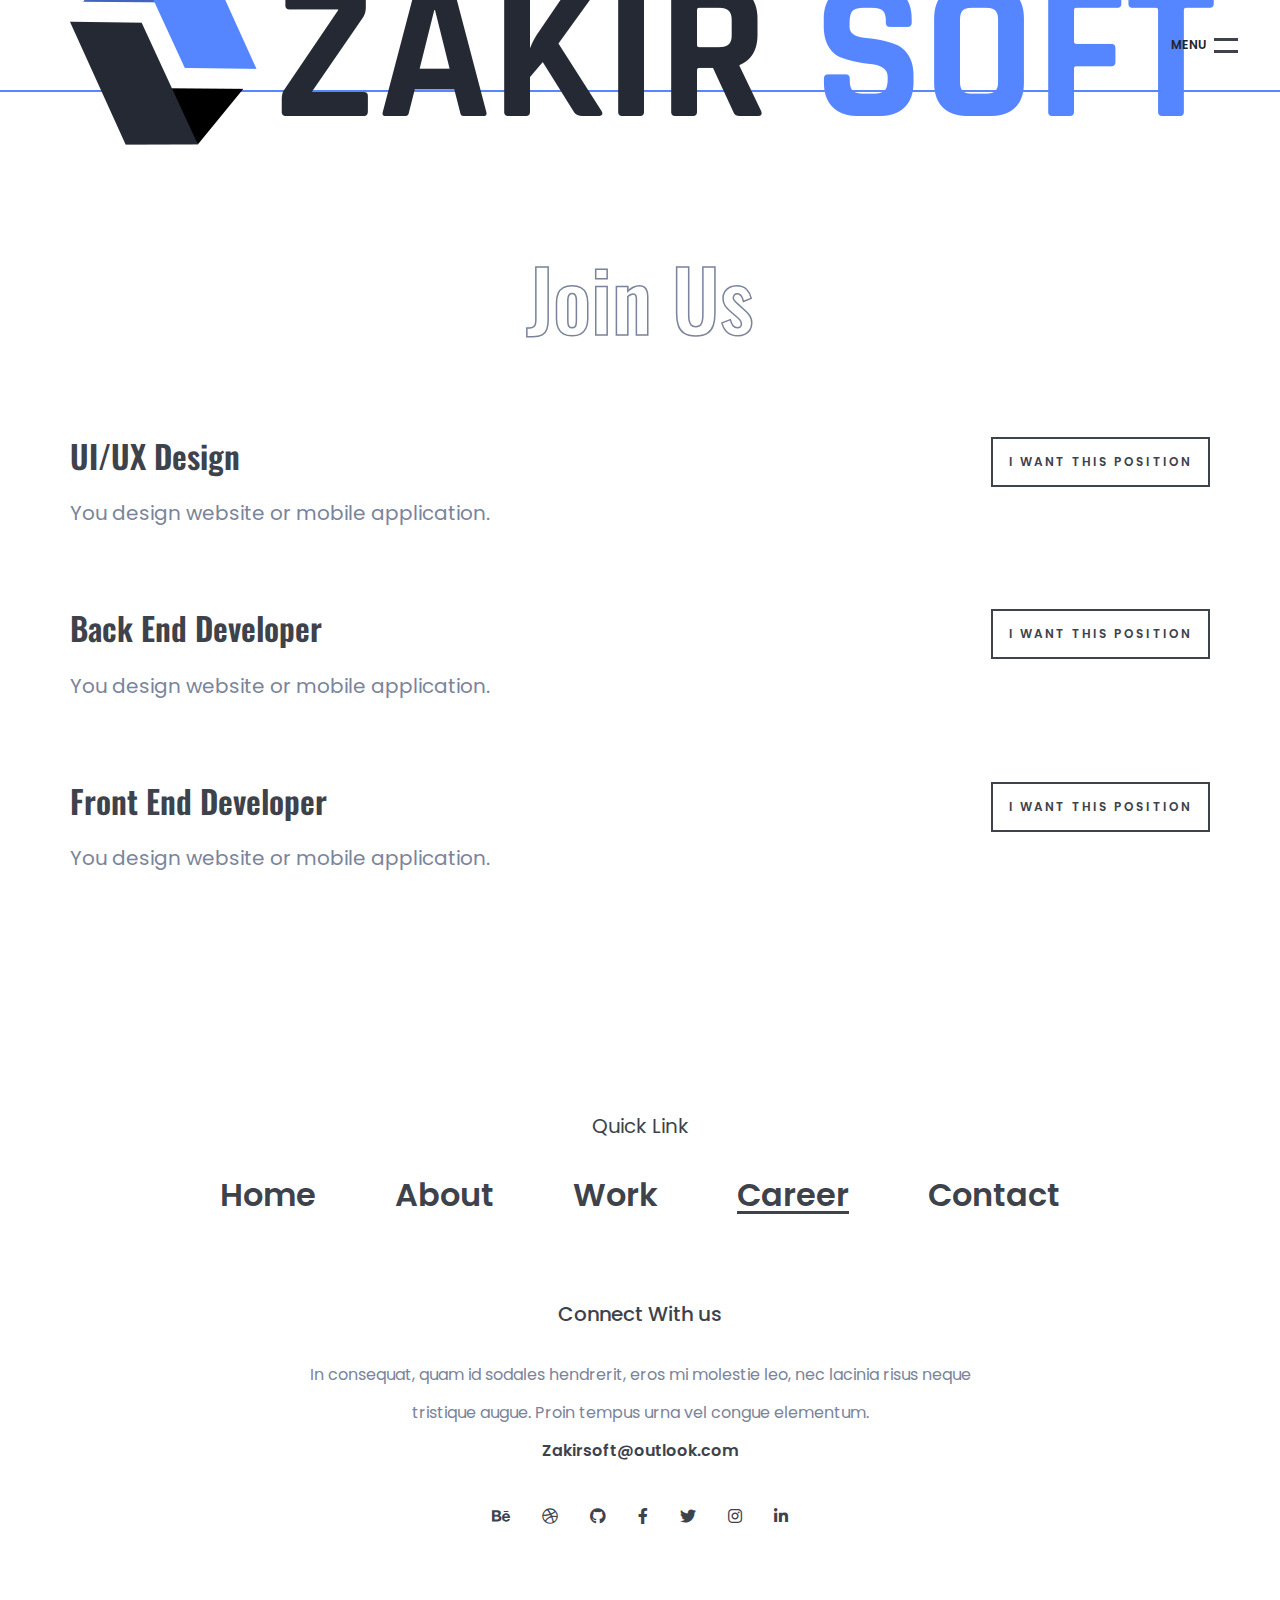
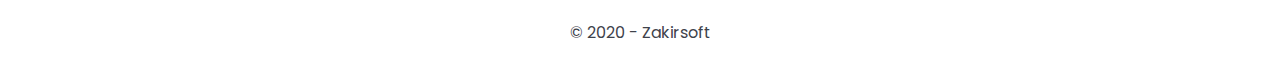
<file: career.html>
<!DOCTYPE html>
<html lang="en">

<head>
    <meta charset="UTF-8" />
    <meta name="viewport" content="width=device-width, initial-scale=1.0" />
    <!-- =========== Favicon ============ -->
    <link rel="icon" type="image/png" sizes="16x16" href="assets/images/logo/16x16.png">
    <link rel="icon" type="image/png" sizes="32x32" href="assets/images/logo/32x32.png">
    <link rel="icon" type="image/png" sizes="64x64" href="assets/images/logo/64x64.png">
    
    <!-- =========== SEO Tags ============ -->
    <title> Career - Zakir Soft </title>
    <meta name="author" content="Zakir Soft">  
    <meta name="keywords" content="web design, web development, web development agency, agency, web, design, development, pwa, spa, web application development, website, website design, ecommerce website">
    <meta name="description" content="We are engertic team of designers and developers. We work with Python, PHP, Laravel, PostgreSQL, MYSQL, React.js, Vue.js, Nuxt.js, Next.js, Cloud Server. We are open to application, join us.">
    <meta property="og:title" content="Career - Zakir Soft" />
    <meta property="og:type" content="website" />
    <meta property="og:image" content="assets/images/preview.jpg" />
  
    <!-- =========== CSS URL ============ -->
    <link rel="stylesheet" href="assets/css/all.min.css" />
    <link rel="stylesheet" href="assets/css/bootstrap.min.css" />
    <link rel="stylesheet" href="assets/css/magnific-popup.css">
    <link rel="stylesheet" href="assets/css/slick.css">
    <link rel="stylesheet" href="assets/css/style.css" />
</head>

<body>
    <!-- header section start -->
    <header>
        <div class="container">
          <nav class="head_content">
            <a href="index.html" class="logo">
                <img src="assets/images/logo/1.png" alt="Zakir Soft">
              </a>
            <div class="menu">
              <ul class="m_bar">
                <li></li>
                <li></li>
              </ul>
            </div>
          </nav>
        </div>
      </header>
    <!-- Menus -->
    <div class="fullscreen-menu">
        <div class="menu-body">
            <div class="container">
              <div class="menu-container">
                  <div class="menu-close">
                    <ul class="close-bar">
                      <li></li>
                      <li></li>
                    </ul>
                  </div>
                  <div class="main-menu">
                    <ul>
                      <li> <a href="index.html"> <span>01</span> Home </a> </li>
                      <li> <a href="about.html"> <span>02</span> About </a> </li>
                      <li> <a href="work.html"> <span>03</span> Work </a> </li>
                      <li> <a href="career.html" class="active"> <span>04</span> Career </a> </li>
                      <li> <a href="contact.html"> <span>05</span> Contact </a> </li>
                    </ul>
                  </div>
                </div>
            </div>
        </div>
        <div class="menu-footer">
          <div class="container">
            <ul class="footer-social">
              <li><a href="#"> <i class="fab fa-behance"></i> </a></li>
              <li><a href="#"> <i class="fab fa-dribbble"></i> </a></li>
              <li><a href="#"> <i class="fab fa-github"></i> </a></li>
              <li><a href="#"> <i  class="fab fa-facebook-f"></i> </a></li>
              <li><a href="#"> <i class="fab fa-twitter"></i> </a></li>
              <li><a href="#"> <i class="fab fa-instagram"></i> </a></li>
              <li><a href="#"> <i  class="fab fa-linkedin-in"></i> </a></li>
            </ul>
            <div class="copyright-text">
              <p> &copy; 2020 - Zakirsoft </h5>
            </div>
          </div>
        </div>
    </div>
    <!-- header section end -->
    
    <!-- joinus section start -->
    <section id="joinus-area" class="none ">
        <div class="container">
            <div class="row section_title">
                <h2>Join us</h2>
            </div>
            <div class="row">
                <div class="col-12">
                    <div class="row join_team">
                        <div class="col-lg-6 col-12">
                            <div class="join-designer">
                                <h2>UI/UX Design</h2>
                                <p>You design website or mobile application.</p>
                            </div>
                        </div>
                        <div class="col-lg-6 col-12">
                            <div class="join-designer-button text-lg-right">
                                <a class="button" href="join-us-contact.html">I want this position</a>
                            </div>
                        </div>
                    </div>
                    <div class="row join_team">
                        <div class="col-lg-6 col-12">
                            <div class="join-designer">
                                <h2>Back End Developer</h2>
                                <p>You design website or mobile application.</p>
                            </div>
                        </div>
                        <div class="col-lg-6 col-12">
                            <div class="join-designer-button text-lg-right">
                                <a class="button" href="join-us-contact.html">I want this position</a>
                            </div>
                        </div>
                    </div>
                    <div class="row join_team">
                        <div class="col-lg-6 col-12">
                            <div class="join-designer">
                                <h2>Front End Developer</h2>
                                <p>You design website or mobile application.</p>
                            </div>
                        </div>
                        <div class="col-lg-6 col-12">
                            <div class="join-designer-button text-lg-right">
                                <a class="button" href="join-us-contact.html">I want this position</a>
                            </div>
                        </div>
                    </div>
                </div>
            </div>
        </div>
    </section>
    <!-- joinus section end -->
    <!-- footer section start -->
    <footer id="footer_area" class="none pt-0">
        <div class="container">
        <div class="row">
            <div class="col-12">
            <div class="footer_menu">
                <span>Quick Link</span>
                <ul class="nav_links">
                <li class="nav_items"><a href="index.html">Home</a></li>
                <li class="nav_items"><a href="about.html">About</a></li>
                <li class="nav_items"><a href="work.html">work</a></li>
                <li class="nav_items"><a href="career.html"  class="active">Career</a></li>
                <li class="nav_items"><a href="join-us-contact.html">Contact</a></li>
                </ul>
            </div>
            <div class="connect_info">
                <h4>Connect With us</h4>
                <p>
                In consequat, quam id sodales hendrerit, eros mi molestie leo,
                nec lacinia risus neque tristique augue. Proin tempus urna vel
                congue elementum.
                </p>
                <span class="email">Zakirsoft@outlook.com</span>
            </div>
            <div>
                <ul class="social_links">
                <li>
                    <a href="#"><i class="fab fa-behance"></i></a>
                </li>
                <li>
                    <a href="#"><i class="fab fa-dribbble"></i></a>
                </li>
                <li>
                    <a href="#"><i class="fab fa-github"></i></a>
                </li>
                <li>
                    <a href="#"><i class="fab fa-facebook-f"></i></a>
                </li>
                <li>
                    <a href="#"><i class="fab fa-twitter"></i></a>
                </li>
                <li>
                    <a href="#"><i class="fab fa-instagram"></i></a>
                </li>
                <li>
                    <a href="#"><i class="fab fa-linkedin-in"></i></a>
                </li>
                </ul>
            </div>
            </div>
            <div class="col-12">
            <div class="copyright_text">
                <p>&#169; 2020 - Zakirsoft</p>
            </div>
            </div>
        </div>
        </div>
    </footer>
  <!-- footer section end -->
    <!-- all js goes here -->
    <script src="assets/js/jquery-1.12.4.min.js"></script>
    <script src="assets/js/popper.min.js"></script>
    <script src="assets/js/bootstrap.min.js"></script>
    <script src="assets/js/slick.min.js"></script>
    <script src="assets/js/jquery.magnific-popup.min.js"></script>
    <script src="assets/js/app.js"></script>
</body>

</html>
</file>
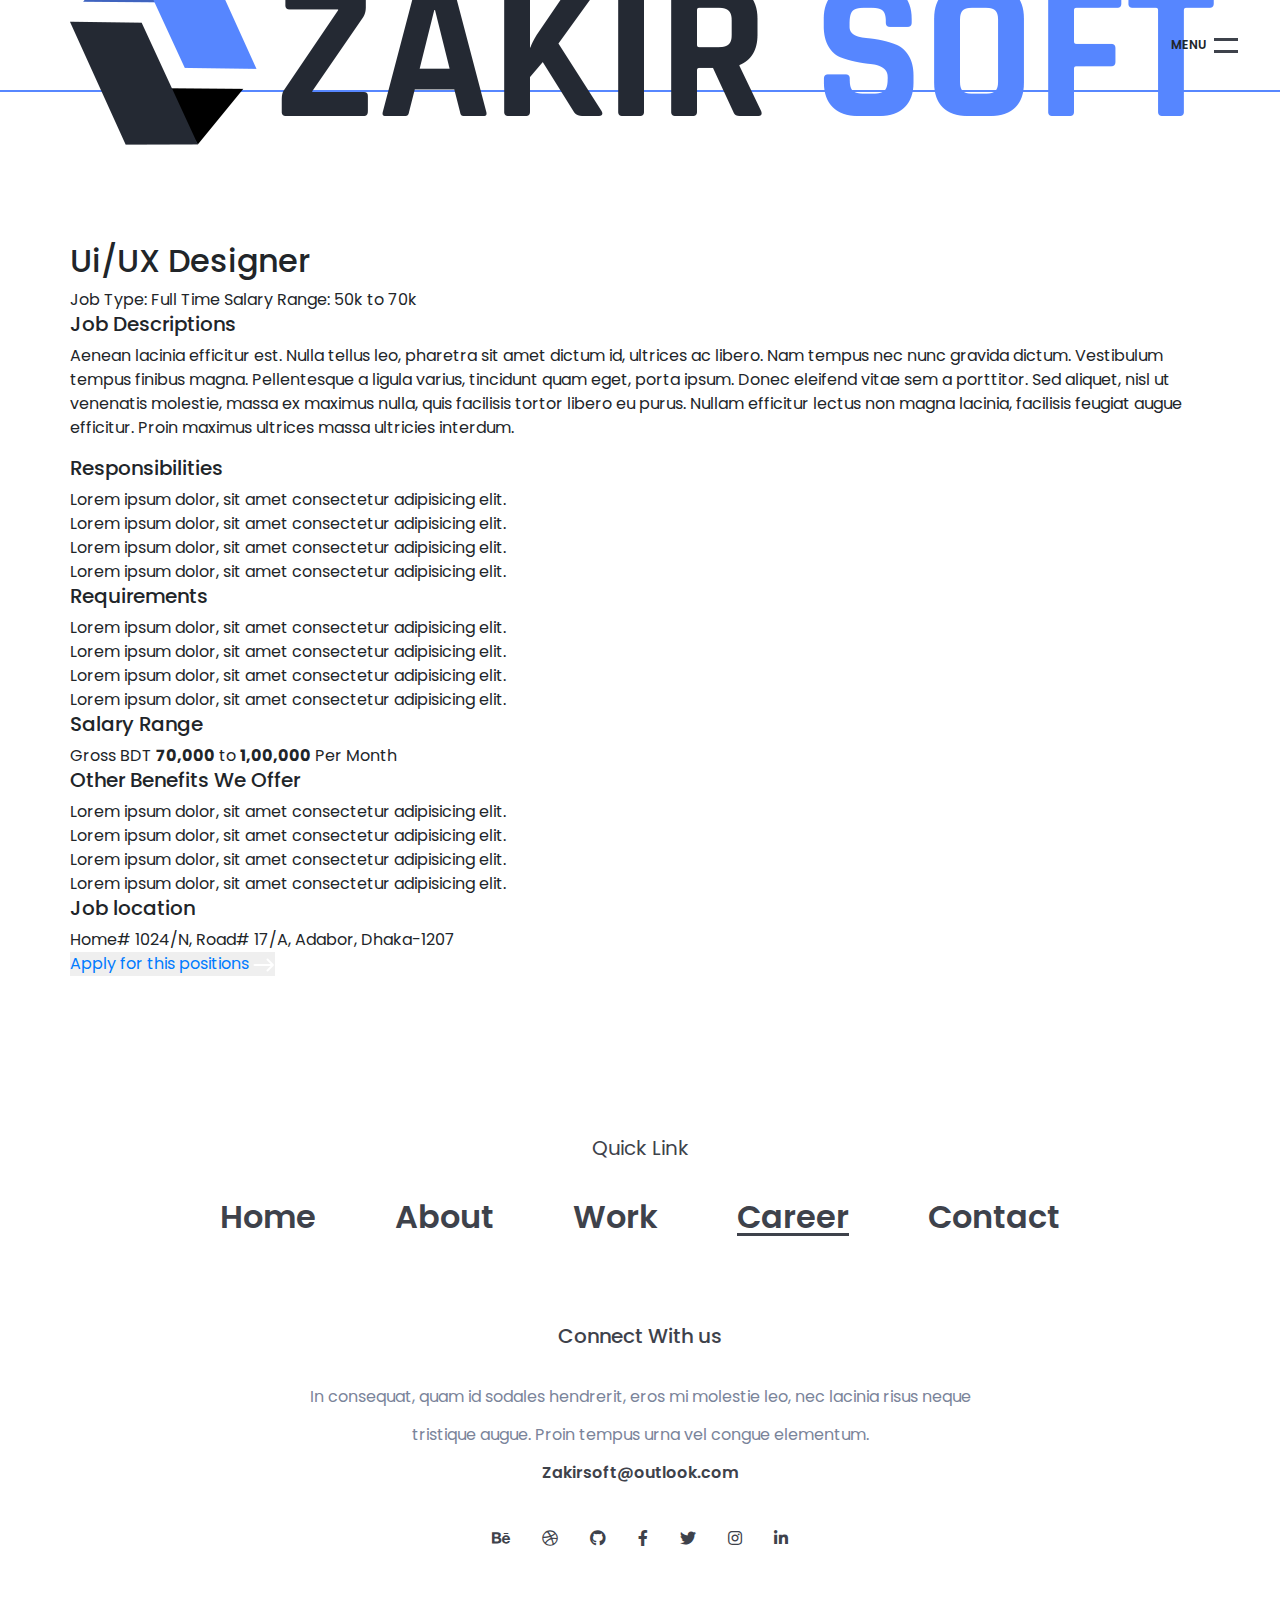
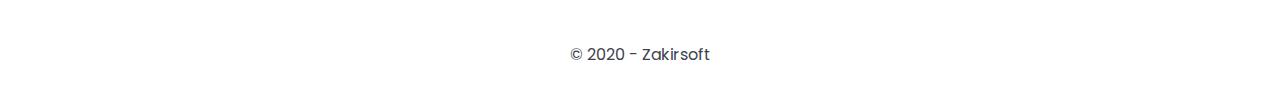
<file: careerDetail.html>
<!DOCTYPE html>
<html lang="en">

<head>
    <meta charset="UTF-8" />
    <meta name="viewport" content="width=device-width, initial-scale=1.0" />
    <!-- =========== Favicon ============ -->
    <link rel="icon" type="image/png" sizes="16x16" href="assets/images/logo/16x16.png">
    <link rel="icon" type="image/png" sizes="32x32" href="assets/images/logo/32x32.png">
    <link rel="icon" type="image/png" sizes="64x64" href="assets/images/logo/64x64.png">
    
    <!-- =========== SEO Tags ============ -->
    <title> Career - Zakir Soft </title>
    <meta name="author" content="Zakir Soft">  
    <meta name="keywords" content="web design, web development, web development agency, agency, web, design, development, pwa, spa, web application development, website, website design, ecommerce website">
    <meta name="description" content="We are engertic team of designers and developers. We work with Python, PHP, Laravel, PostgreSQL, MYSQL, React.js, Vue.js, Nuxt.js, Next.js, Cloud Server. We are open to application, join us.">
    <meta property="og:title" content="Career - Zakir Soft" />
    <meta property="og:type" content="website" />
    <meta property="og:image" content="assets/images/preview.jpg" />
  
    <!-- =========== CSS URL ============ -->
    <link rel="stylesheet" href="assets/css/all.min.css" />
    <link rel="stylesheet" href="assets/css/bootstrap.min.css" />
    <link rel="stylesheet" href="assets/css/magnific-popup.css">
    <link rel="stylesheet" href="assets/css/slick.css">
    <link rel="stylesheet" href="assets/css/style.css" />
</head>

<body>
    <!-- header section start -->
    <header>
        <div class="container">
          <nav class="head_content">
            <a href="index.html" class="logo">
                <img src="assets/images/logo/1.png" alt="Zakir Soft">
              </a>
            <div class="menu">
              <ul class="m_bar">
                <li></li>
                <li></li>
              </ul>
            </div>
          </nav>
        </div>
      </header>
    <!-- Menus -->
    <div class="fullscreen-menu">
        <div class="menu-body">
            <div class="container">
              <div class="menu-container">
                  <div class="menu-close">
                    <ul class="close-bar">
                      <li></li>
                      <li></li>
                    </ul>
                  </div>
                  <div class="main-menu">
                    <ul>
                      <li> <a href="index.html"> <span>01</span> Home </a> </li>
                      <li> <a href="about.html"> <span>02</span> About </a> </li>
                      <li> <a href="work.html"> <span>03</span> Work </a> </li>
                      <li> <a href="career.html" class="active"> <span>04</span> Career </a> </li>
                      <li> <a href="contact.html"> <span>05</span> Contact </a> </li>
                    </ul>
                  </div>
                </div>
            </div>
        </div>
        <div class="menu-footer">
          <div class="container">
            <ul class="footer-social">
              <li><a href="#"> <i class="fab fa-behance"></i> </a></li>
              <li><a href="#"> <i class="fab fa-dribbble"></i> </a></li>
              <li><a href="#"> <i class="fab fa-github"></i> </a></li>
              <li><a href="#"> <i  class="fab fa-facebook-f"></i> </a></li>
              <li><a href="#"> <i class="fab fa-twitter"></i> </a></li>
              <li><a href="#"> <i class="fab fa-instagram"></i> </a></li>
              <li><a href="#"> <i  class="fab fa-linkedin-in"></i> </a></li>
            </ul>
            <div class="copyright-text">
              <p> &copy; 2020 - Zakirsoft </h5>
            </div>
          </div>
        </div>
    </div>
    <!-- header section end -->

    <!-- Main Section Start -->
    <section class="careerDetails">
      <div class="container careerDetails__container">
        <!-- Post Title -->
        <div class="careerDetails__postTitleBox">
          <h2 class="careerDetails__title">Ui/UX Designer</h2>
          <div class="careerDetails__type">
            Job Type: <span class="type">Full Time</span>
            <span class="point"></span> Salary Range:
            <span class="range">50k to 70k</span>
          </div>
        </div>
        <!-- Job Descriptions -->
        <div class="careerDetails__contentBox">
          <h5 class="careerDetails__contentBox-title">Job Descriptions</h5>
          <p class="careerDetails__contentBox-brief">
            Aenean lacinia efficitur est. Nulla tellus leo, pharetra sit amet
            dictum id, ultrices ac libero. Nam tempus nec nunc gravida dictum.
            Vestibulum tempus finibus magna. Pellentesque a ligula varius,
            tincidunt quam eget, porta ipsum. Donec eleifend vitae sem a
            porttitor. Sed aliquet, nisl ut venenatis molestie, massa ex maximus
            nulla, quis facilisis tortor libero eu purus. Nullam efficitur
            lectus non magna lacinia, facilisis feugiat augue efficitur. Proin
            maximus ultrices massa ultricies interdum.
          </p>
        </div>
        <!-- Responsibilities -->
        <div class="careerDetails__contentBox">
          <h5 class="careerDetails__contentBox-title">Responsibilities</h5>
          <ul class="careerDetails__contentBox-point">
            <li>
              <span
                >Lorem ipsum dolor, sit amet consectetur adipisicing elit.</span
              >
            </li>
            <li>
              <span
                >Lorem ipsum dolor, sit amet consectetur adipisicing elit.</span
              >
            </li>
            <li>
              <span
                >Lorem ipsum dolor, sit amet consectetur adipisicing elit.</span
              >
            </li>
            <li>
              <span
                >Lorem ipsum dolor, sit amet consectetur adipisicing elit.</span
              >
            </li>
          </ul>
        </div>
        <!-- Requirements -->
        <div class="careerDetails__contentBox">
          <h5 class="careerDetails__contentBox-title">Requirements</h5>
          <ul class="careerDetails__contentBox-point">
            <li>
              <span
                >Lorem ipsum dolor, sit amet consectetur adipisicing elit.</span
              >
            </li>
            <li>
              <span
                >Lorem ipsum dolor, sit amet consectetur adipisicing elit.</span
              >
            </li>
            <li>
              <span
                >Lorem ipsum dolor, sit amet consectetur adipisicing elit.</span
              >
            </li>
            <li>
              <span
                >Lorem ipsum dolor, sit amet consectetur adipisicing elit.</span
              >
            </li>
          </ul>
        </div>
        <!-- Salary -->
        <div class="careerDetails__contentBox">
          <h5 class="careerDetails__contentBox-title">Salary Range</h5>
          <span class="careerDetails__contentBox-salery"
            >Gross BDT <b>70,000</b> to <b>1,00,000</b> Per Month</span
          >
        </div>
        <!-- Benefits -->
        <div class="careerDetails__contentBox">
          <h5 class="careerDetails__contentBox-title">
            Other Benefits We Offer
          </h5>
          <ul class="careerDetails__contentBox-point">
            <li>
              <span
                >Lorem ipsum dolor, sit amet consectetur adipisicing elit.</span
              >
            </li>
            <li>
              <span
                >Lorem ipsum dolor, sit amet consectetur adipisicing elit.</span
              >
            </li>
            <li>
              <span
                >Lorem ipsum dolor, sit amet consectetur adipisicing elit.</span
              >
            </li>
            <li>
              <span
                >Lorem ipsum dolor, sit amet consectetur adipisicing elit.</span
              >
            </li>
          </ul>
        </div>
        <!-- Jobs Location -->
        <div class="careerDetails__contentBox">
          <h5 class="careerDetails__contentBox-title">Job location</h5>
          <span class="careerDetails__contentBox-location"
            >Home# 1024/N, Road# 17/A, Adabor, Dhaka-1207</span
          >
        </div>

        <div class="careerDetails__go">
          <button class="zakirSoft__button zakirSoft__button_primary">
            <a href="#">
              Apply for this positions

              <span
                ><img src="assets/images/icons/whiteArrow.png" alt="arrow"
              /></span>
            </a>
          </button>
        </div>
      </div>
    </section>

    <!-- Main Section end -->

    <!-- footer section start -->
    <footer id="footer_area" class="none pt-0">
        <div class="container">
        <div class="row">
            <div class="col-12">
            <div class="footer_menu">
                <span>Quick Link</span>
                <ul class="nav_links">
                <li class="nav_items"><a href="index.html">Home</a></li>
                <li class="nav_items"><a href="about.html">About</a></li>
                <li class="nav_items"><a href="work.html">work</a></li>
                <li class="nav_items"><a href="career.html"  class="active">Career</a></li>
                <li class="nav_items"><a href="join-us-contact.html">Contact</a></li>
                </ul>
            </div>
            <div class="connect_info">
                <h4>Connect With us</h4>
                <p>
                In consequat, quam id sodales hendrerit, eros mi molestie leo,
                nec lacinia risus neque tristique augue. Proin tempus urna vel
                congue elementum.
                </p>
                <span class="email">Zakirsoft@outlook.com</span>
            </div>
            <div>
                <ul class="social_links">
                <li>
                    <a href="#"><i class="fab fa-behance"></i></a>
                </li>
                <li>
                    <a href="#"><i class="fab fa-dribbble"></i></a>
                </li>
                <li>
                    <a href="#"><i class="fab fa-github"></i></a>
                </li>
                <li>
                    <a href="#"><i class="fab fa-facebook-f"></i></a>
                </li>
                <li>
                    <a href="#"><i class="fab fa-twitter"></i></a>
                </li>
                <li>
                    <a href="#"><i class="fab fa-instagram"></i></a>
                </li>
                <li>
                    <a href="#"><i class="fab fa-linkedin-in"></i></a>
                </li>
                </ul>
            </div>
            </div>
            <div class="col-12">
            <div class="copyright_text">
                <p>&#169; 2020 - Zakirsoft</p>
            </div>
            </div>
        </div>
        </div>
    </footer>
  <!-- footer section end -->
    <!-- all js goes here -->
    <script src="assets/js/jquery-1.12.4.min.js"></script>
    <script src="assets/js/popper.min.js"></script>
    <script src="assets/js/bootstrap.min.js"></script>
    <script src="assets/js/slick.min.js"></script>
    <script src="assets/js/jquery.magnific-popup.min.js"></script>
    <script src="assets/js/app.js"></script>
</body>

</html>
</file>
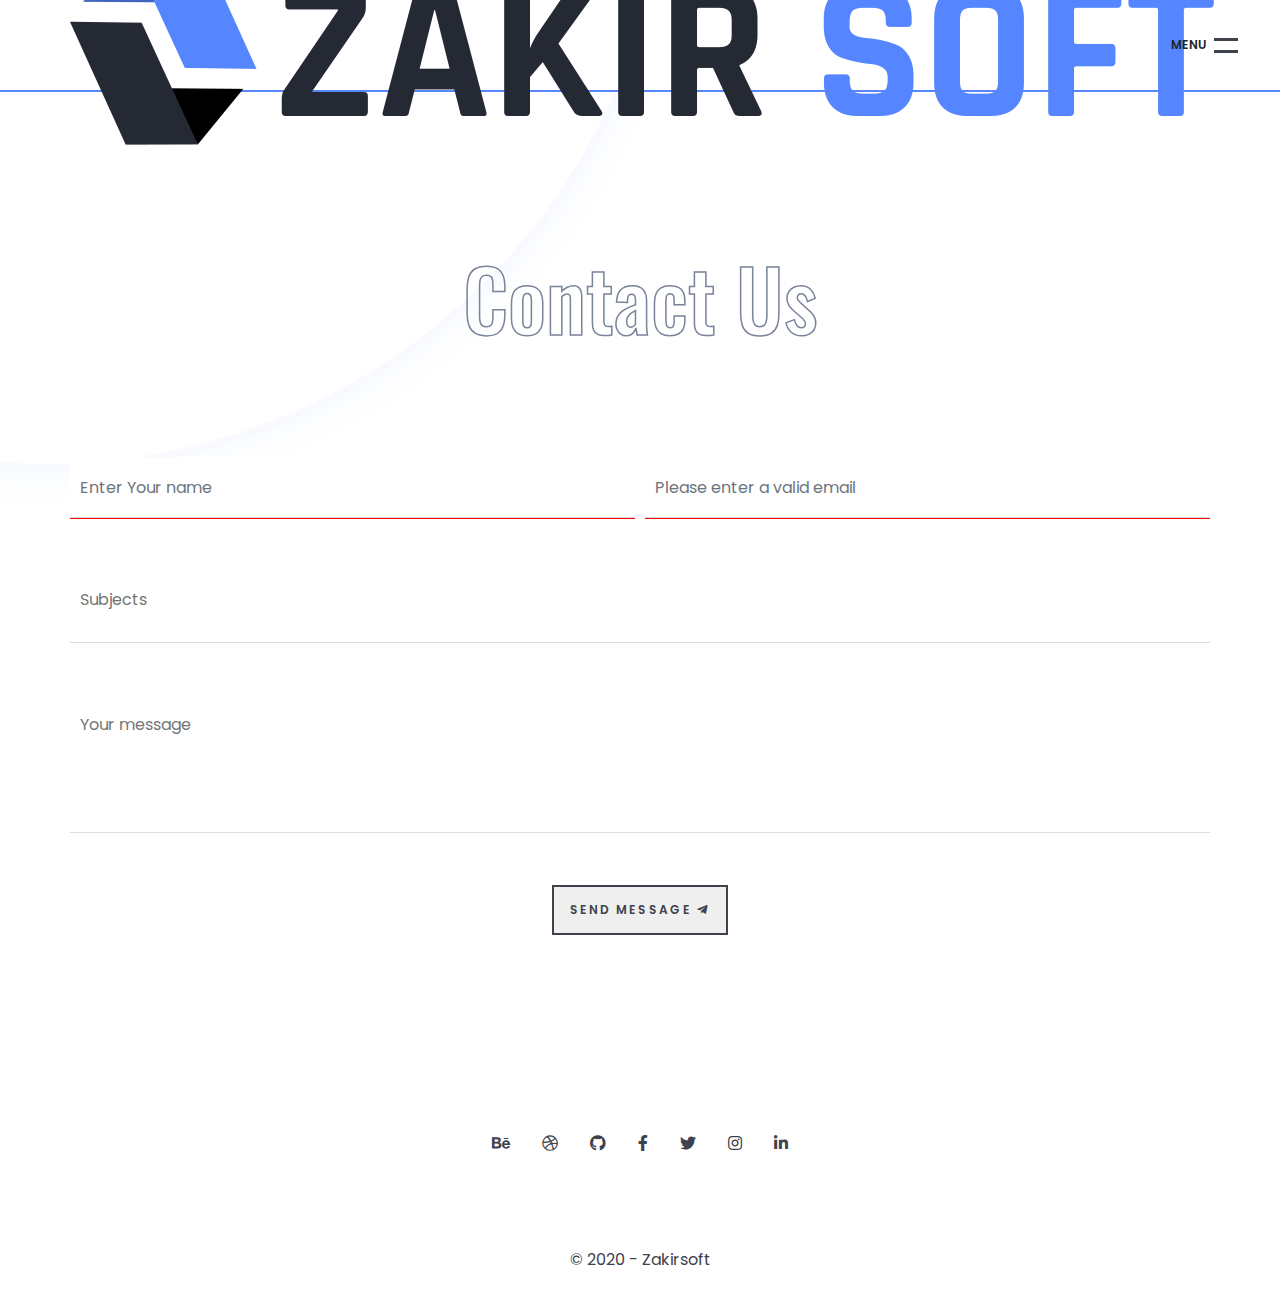
<file: contact.html>
<!DOCTYPE html>
<html lang="en">

<head>
  <meta charset="UTF-8" />
  <meta name="viewport" content="width=device-width, initial-scale=1.0" />
  <!-- =========== Favicon ============ -->
  <link rel="icon" type="image/png" sizes="16x16" href="assets/images/logo/16x16.png">
  <link rel="icon" type="image/png" sizes="32x32" href="assets/images/logo/32x32.png">
  <link rel="icon" type="image/png" sizes="64x64" href="assets/images/logo/64x64.png">
  
  <!-- =========== SEO Tags ============ -->
  <title> Contact Us - Zakir Soft </title>
  <meta name="author" content="Zakir Soft">  
  <meta name="keywords" content="web design, web development, web development agency, agency, web, design, development, pwa, spa, web application development, website, website design, ecommerce website">
  <meta name="description" content="Zakir soft, A web design & development company in dhaka, bangldesh. Contact with your team to disucss for your project.">
  <meta property="og:title" content="Contact Us - Zakir Soft" />
  <meta property="og:type" content="website" />
  <meta property="og:image" content="assets/images/preview.jpg" />

  <!-- =========== CSS URL ============ -->
  <link rel="stylesheet" href="assets/css/all.min.css" />
  <link rel="stylesheet" href="assets/css/bootstrap.min.css" />
  <link rel="stylesheet" href="assets/css/magnific-popup.css">
  <link rel="stylesheet" href="assets/css/slick.css">
  <link rel="stylesheet" href="assets/css/style.css" />
</head>

<body>
  <!-- header section start -->
  <header>
    <div class="container">
      <nav class="head_content">
        <a href="index.html" class="logo">
          <img src="assets/images/logo/1.png" alt="Zakir Soft">
        </a>
        <div class="menu">
          <ul class="m_bar">
            <li></li>
            <li></li>
          </ul>
        </div>
      </nav>
    </div>
  </header>
  <!-- Menus -->
  <div class="fullscreen-menu">
    <div class="menu-body">
      <div class="container">
        <div class="menu-container">
          <div class="menu-close">
            <ul class="close-bar">
              <li></li>
              <li></li>
            </ul>
          </div>
          <div class="main-menu">
            <ul>
              <li> <a href="index.html"> <span>01</span> Home </a> </li>
              <li> <a href="about.html"> <span>02</span> About </a> </li>
              <li> <a href="work.html"> <span>03</span> Work </a> </li>
              <li> <a href="career.html"> <span>04</span> Career </a> </li>
              <li> <a href="contact.html" class="active"> <span>05</span> Contact </a> </li>
            </ul>
          </div>
        </div>
      </div>
    </div>
    <div class="menu-footer">
      <div class="container">
        <ul class="footer-social">
          <li><a href="#"> <i class="fab fa-behance"></i> </a></li>
          <li><a href="#"> <i class="fab fa-dribbble"></i> </a></li>
          <li><a href="#"> <i class="fab fa-github"></i> </a></li>
          <li><a href="#"> <i class="fab fa-facebook-f"></i> </a></li>
          <li><a href="#"> <i class="fab fa-twitter"></i> </a></li>
          <li><a href="#"> <i class="fab fa-instagram"></i> </a></li>
          <li><a href="#"> <i class="fab fa-linkedin-in"></i> </a></li>
        </ul>
        <div class="copyright-text">
          <p> &copy; 2020 - Zakirsoft </h5>
        </div>
      </div>
    </div>
  </div>
  <!-- header section end -->

  <!-- joinus section start -->
  <section id="joinus-contact_area" class="none">
    <div class="round_shape_img">
      <img src="assets/images/shape/shadow.png" alt="shaddow_ibackground">
    </div>
    <div class="container">
      <div class="row section_title">
        <h2>Contact us</h2>
      </div>
      <div class="row">
        <div class="col-12">
          <div class="contact_form text-center">
            <form>
              <div class="form-row">
                <div class="col-md-6 col-12">
                  <input type="text" class="form-control" placeholder="Enter Your name" required>
                </div>
                <div class="col-md-6 col-12">
                  <input type="email" class="form-control" placeholder="Please enter a valid email" required>
                </div>
              </div>
              <input class="subject" type="text" name="Subjects" placeholder="Subjects">
              <textarea name="" id="" cols="30" rows="10" placeholder="Your message"></textarea>
              <button class="button" type="submit">SEND MESSAGE <i class="fab fa-telegram-plane"></i></button>
            </form>
          </div>
        </div>
      </div>
    </div>
  </section>
  <!-- joinus section end -->

  <div class="bottom text-center none">
    <div class="container">
      <div>
        <ul class="social_links">
          <li><a href="#"><i class="fab fa-behance"></i></a></li>
          <li><a href="#"><i class="fab fa-dribbble"></i></a></li>
          <li><a href="#"><i class="fab fa-github"></i></a></li>
          <li><a href="#"><i class="fab fa-facebook-f"></i></a></li>
          <li><a href="#"><i class="fab fa-twitter"></i></a></li>
          <li><a href="#"><i class="fab fa-instagram"></i></a></li>
          <li><a href="#"><i class="fab fa-linkedin-in"></i></a></li>
        </ul>
      </div>
    </div>
  </div>

  <div class="footer_c_right text-center none">
    <div class="container">
      <div class="row">
        <div class="col-12">
          <div class="copyright_text">
            <p>&#169; 2020 - Zakirsoft</p>
          </div>
        </div>
      </div>
    </div>
  </div>

  <!-- all js goes here -->
  <script src="assets/js/jquery-1.12.4.min.js"></script>
  <script src="assets/js/popper.min.js"></script>
  <script src="assets/js/bootstrap.min.js"></script>
  <script src="assets/js/slick.min.js"></script>
  <script src="assets/js/jquery.magnific-popup.min.js"></script>
  <script src="assets/js/app.js"></script>
</body>

</html>
</file>
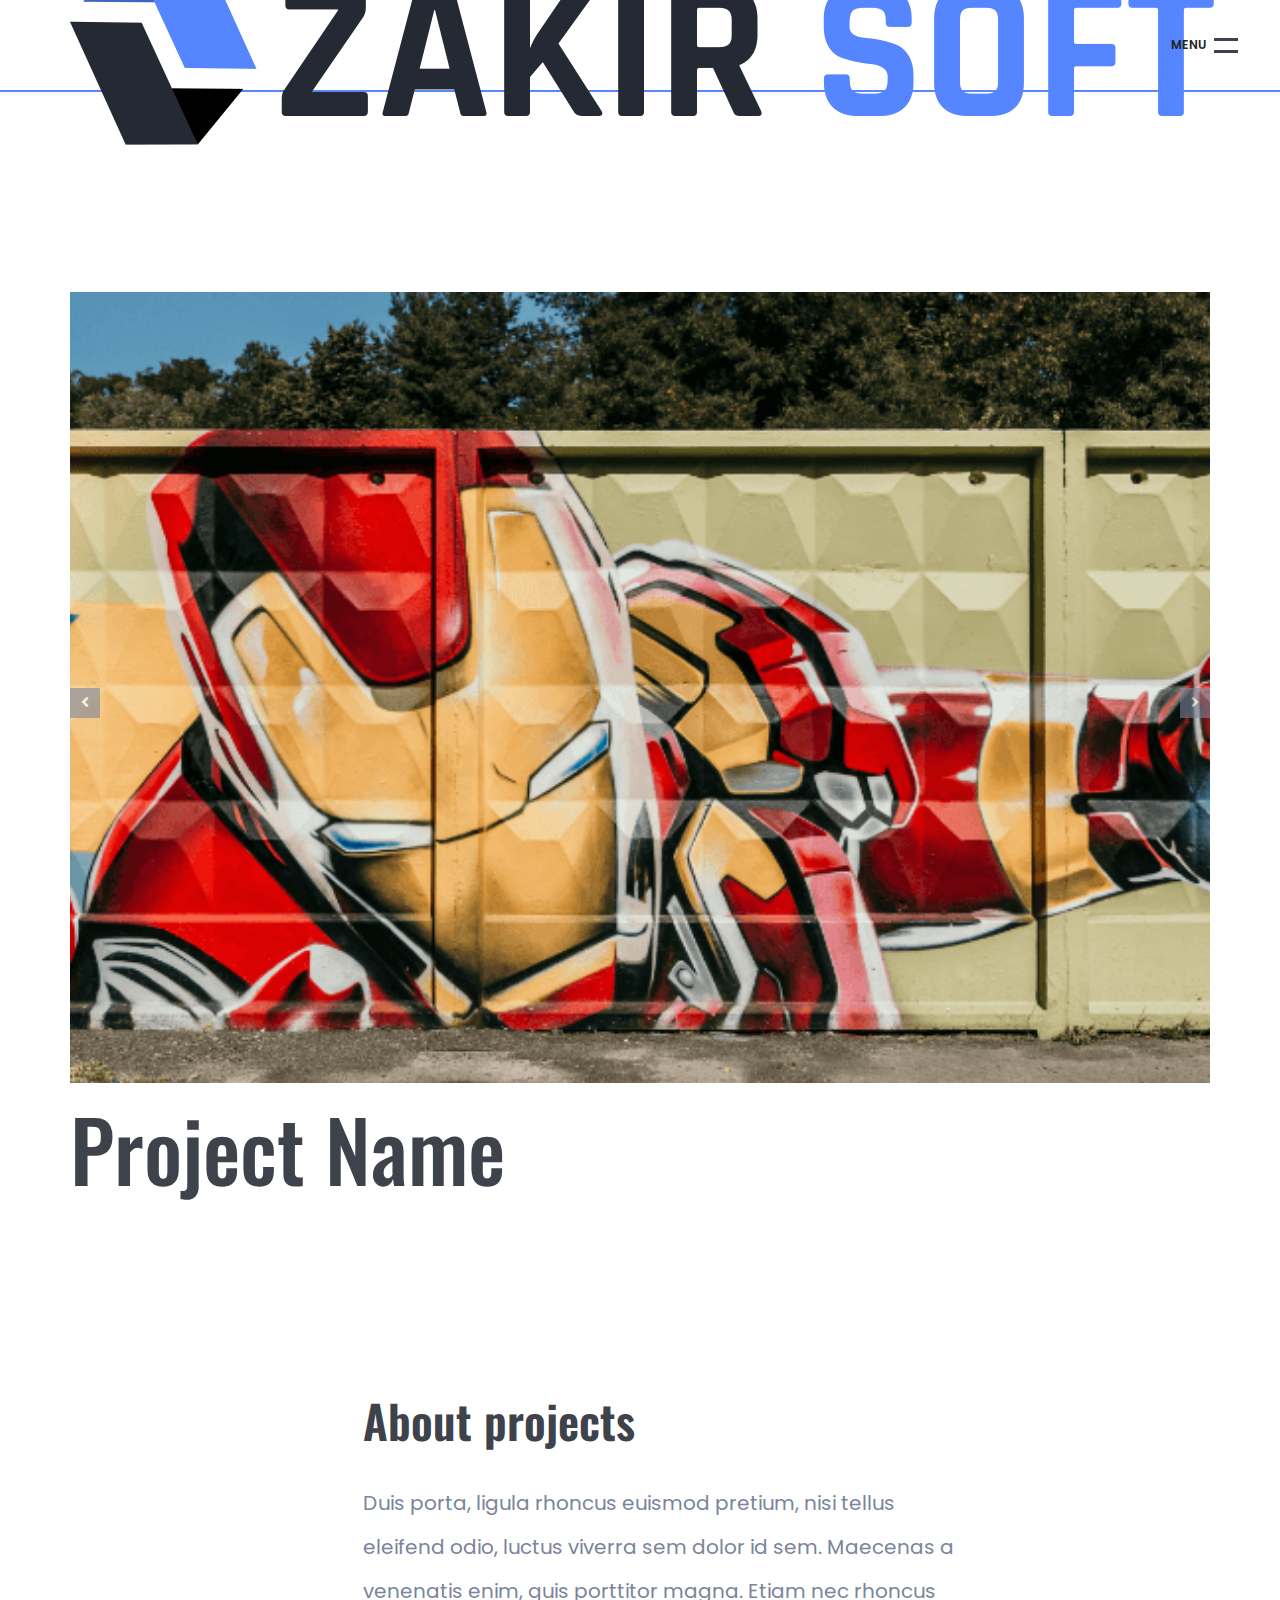
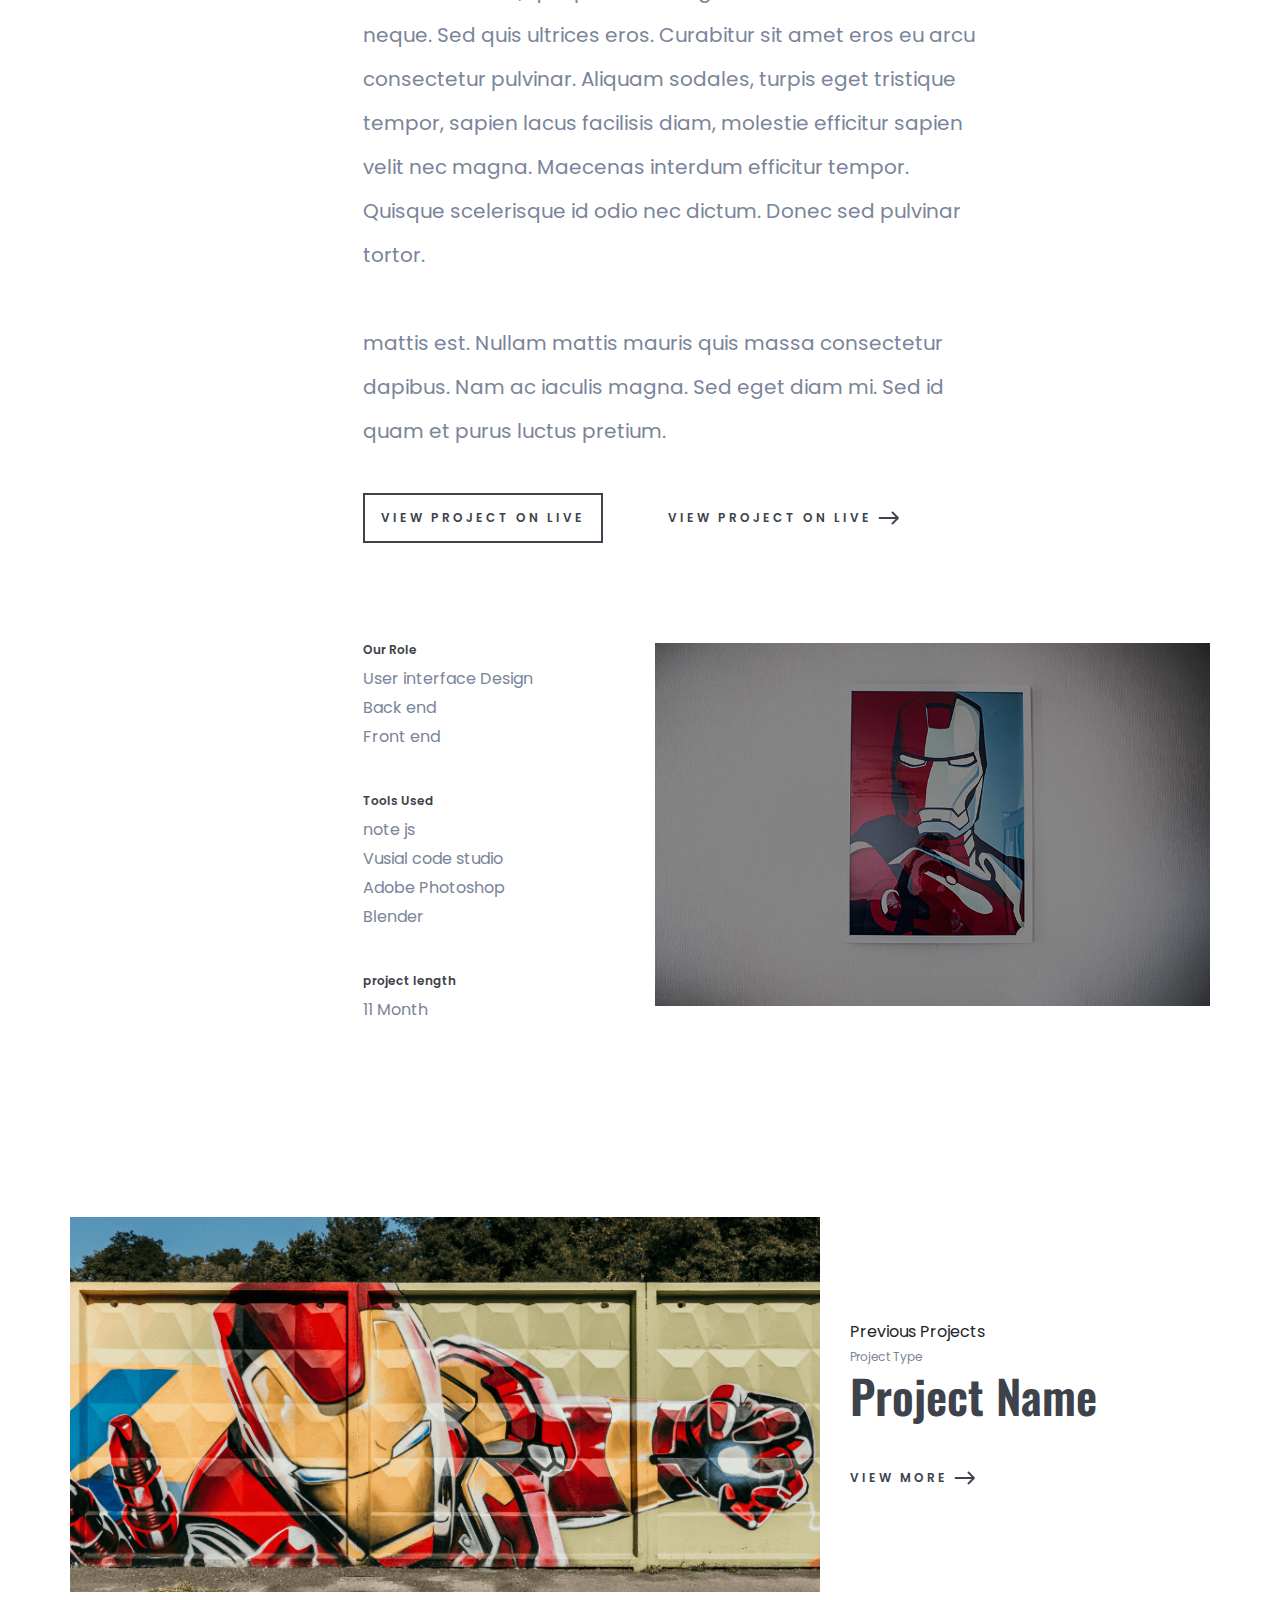
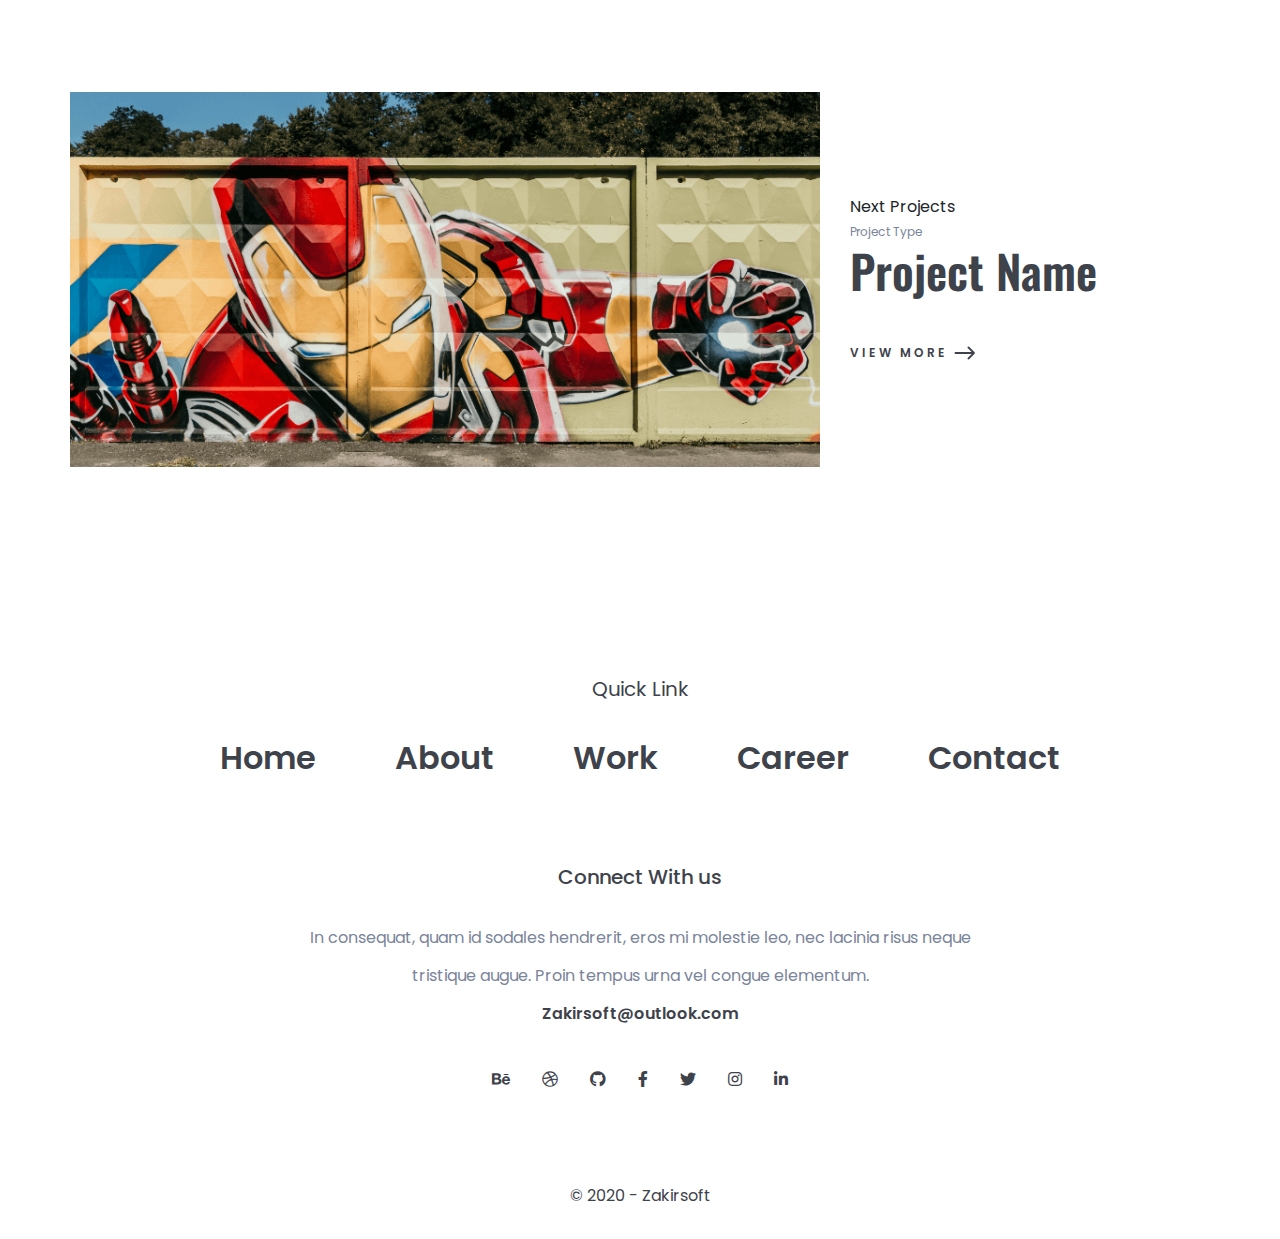
<file: details.html>
<!DOCTYPE html>
<html lang="en">

<head>
    <meta charset="UTF-8">
    <meta name="viewport" content="width=device-width, initial-scale=1.0">
    <title>zakirsoft</title>
    <!-- =========== Favicon ============ -->
    <link rel="icon" type="image/png" sizes="16x16" href="assets/images/logo/16x16.png">
    <link rel="icon" type="image/png" sizes="32x32" href="assets/images/logo/32x32.png">
    <link rel="icon" type="image/png" sizes="64x64" href="assets/images/logo/64x64.png">

    <link rel="stylesheet" href="assets/css/all.min.css" />
    <link rel="stylesheet" href="assets/css/bootstrap.min.css" />
    <link rel="stylesheet" href="assets/css/magnific-popup.css">
    <link rel="stylesheet" href="assets/css/slick.css">
    <link rel="stylesheet" href="assets/css/style.css" />
</head>

<body>
    <!-- header section start -->
    <header>
        <div class="container">
            <nav class="head_content">
                <a href="index.html" class="logo">
                    <img src="assets/images/logo/1.png" alt="Zakir Soft">
                </a>
                <div class="menu">
                    <ul class="m_bar">
                        <li></li>
                        <li></li>
                    </ul>
                </div>
            </nav>
        </div>
    </header>
    <!-- Menus -->
    <div class="fullscreen-menu">
        <div class="menu-body">
            <div class="container">
                <div class="menu-container">
                    <div class="menu-close">
                        <ul class="close-bar">
                            <li></li>
                            <li></li>
                        </ul>
                    </div>
                    <div class="main-menu">
                        <ul>
                            <li> <a href="index.html"> <span>01</span> Home </a> </li>
                            <li> <a href="about.html"> <span>02</span> About </a> </li>
                            <li> <a href="work.html"> <span>03</span> Work </a> </li>
                            <li> <a href="career.html"> <span>04</span> Career </a> </li>
                            <li> <a href="contact.html"> <span>05</span> Contact </a> </li>
                        </ul>
                    </div>
                </div>
            </div>
        </div>
        <div class="menu-footer">
            <div class="container">
                <ul class="footer-social">
                    <li><a href="#"> <i class="fab fa-behance"></i> </a></li>
                    <li><a href="#"> <i class="fab fa-dribbble"></i> </a></li>
                    <li><a href="#"> <i class="fab fa-github"></i> </a></li>
                    <li><a href="#"> <i class="fab fa-facebook-f"></i> </a></li>
                    <li><a href="#"> <i class="fab fa-twitter"></i> </a></li>
                    <li><a href="#"> <i class="fab fa-instagram"></i> </a></li>
                    <li><a href="#"> <i class="fab fa-linkedin-in"></i> </a></li>
                </ul>
                <div class="copyright-text">
                    <p> &copy; 2020 - Zakirsoft </h5>
                </div>
            </div>
        </div>
    </div>
    <!-- header section end -->


    <!-- details slider section start -->
    <section id="details_slider">
        <div class="container">
            <div class="row">
                <div class="col-12">
                    <div class="details-slider-active">
                        <div class="single-slider">
                            <img  src="assets/images/project-img/img-1.png" alt="project-img">
                        </div>
                        <div class="single-slider">
                            <img  src="assets/images/project-img/img-2.png" alt="project-img">
                        </div>
                        <div class="single-slider">
                            <img  src="assets/images/project-img/img-3.png" alt="project-img">
                        </div>
                        <div class="single-slider">
                            <img  src="assets/images/project-img/img-4.png" alt="project-img">
                        </div>
                        <div class="single-slider">
                            <img  src="assets/images/project-img/img-5.png" alt="project-img">
                        </div>
                        <div class="single-slider">
                            <img  src="assets/images/project-img/img-6.png" alt="project-img">
                        </div>
                    </div>
                </div>
                <div class="col-12">
                    <div class="section_title project_title">
                        <h2>Project name</h2>
                    </div>
                </div>
            </div>
        </div>
    </section>
    <!-- details section end -->

    <!-- details project section start -->
    <section id="project_area">
        <div class="container">
            <div class="row">
                <div class="col-md-12 col-xl-9 col-lg-9 offset-lg-3 offset-xl-3">
                    <div class="project_title_2">
                        <h2>About projects</h2>
                    </div>
                    <div class="project_wrapper">
                        <div class="project_text">
                            <p>Duis porta, ligula rhoncus euismod pretium, nisi tellus eleifend odio, luctus viverra sem
                                dolor id sem. Maecenas a venenatis enim, quis porttitor magna. Etiam nec rhoncus neque.
                                Sed quis ultrices eros. Curabitur sit amet eros eu arcu consectetur pulvinar. Aliquam
                                sodales, turpis eget tristique tempor, sapien lacus facilisis diam, molestie efficitur
                                sapien velit nec magna. Maecenas interdum efficitur tempor. Quisque scelerisque id odio
                                nec dictum. Donec sed pulvinar tortor.
                                <br> <br>
                                mattis est. Nullam mattis mauris quis massa consectetur dapibus. Nam ac
                                iaculis magna. Sed eget diam mi. Sed id quam et purus luctus pretium.</p>
                        </div>
                        <div class="project_button">
                            <a class="button" href="#">View Project on live</a>
                            <a href="#" class="button border-0">View Project on live <img src="assets/images/Arrow-icon.png" alt="arrow_icon"></a>
                        </div>
                    </div>
                </div>
            </div>
            <div class="row mt-100">
                <div class=" col-md-6 col-xl-3 offset-xl-3 col-lg-3 offset-lg-3">
                    <div class="our_role">
                        <ul>
                            <h4>Our Role</h4>
                            <li>User interface Design</li>
                            <li>Back end</li>
                            <li>Front end</li>
                        </ul>
                    </div>
                    <div class="our_role">
                        <ul>
                            <h4>Tools Used</h4>
                            <li>note js</li>
                            <li>Vusial code studio</li>
                            <li>Adobe Photoshop</li>
                            <li>Blender</li>
                        </ul>
                    </div>
                    <div class="our_role">
                        <ul>
                            <h4>project length</h4>
                            <li>11 Month</li>
                        </ul>
                    </div>
                </div>
                <div class="col-md-6">
                    <div class="our_role_img">
                        <img src="assets/images/ww.jpg" alt="images">
                    </div>
                </div>
            </div>
        </div>
    </section>
    <!-- details project section end -->

    <!-- project-name area section end -->
    <section id="details_project">
        <div class="container">
            <div class="row align-items-center project_items mb-100">
                <div class="col-lg-4 col-12 order-2">
                    <div class="project_info">
                        <p>Previous Projects</p>
                        <span class="p_type">Project Type</span>
                        <h3 class="project_name">Project Name</h3>
                        <a href="#" class="v_project">
                            view more
                            <img src="assets/images/Arrow-icon.png" alt="arrow_icon">
                        </a>
                    </div>
                </div>
                <div class="col-lg-8 col-12 order-1">
                    <div class="project_img">
                        <img class="img-fluid" src="assets/images/project-img/img-1.png" alt="Project_img">
                    </div>
                </div>
            </div>
            <div class="row align-items-center project_items mb-100">
                <div class="col-lg-4 col-12 order-2">
                    <div class="project_info">
                        <p>Next Projects</p>
                        <span class="p_type">Project Type</span>
                        <h3 class="project_name">Project Name</h3>
                        <a href="#" class="v_project">
                            view more
                            <img class="img-fluid" src="assets/images/Arrow-icon.png" alt="arrow_icon">
                        </a>
                    </div>
                </div>
                <div class="col-lg-8 col-12 order-1">
                    <div class="project_img">
                        <img class="img-fluid" src="assets/images/project-img/img-1.png" alt="Project_img">
                    </div>
                </div>
            </div>
        </div>
    </section>
    <!-- project-name area section end -->



    <!-- footer section start -->
    <footer id="footer_area" class="none pt-0">
        <div class="container">
            <div class="row">
                <div class="col-12">
                    <div class="footer_menu">
                        <span>Quick Link</span>
                        <ul class="nav_links">
                            <li class="nav_items"><a href="index.html">Home</a></li>
                            <li class="nav_items"><a href="about.html">About</a></li>
                            <li class="nav_items"><a href="work.html">work</a></li>
                            <li class="nav_items"><a href="career.html">Career</a></li>
                            <li class="nav_items"><a href="join-us.html">Contact</a></li>
                        </ul>
                    </div>
                    <div class="connect_info">
                        <h4>Connect With us</h4>
                        <p>
                            In consequat, quam id sodales hendrerit, eros mi molestie leo,
                            nec lacinia risus neque tristique augue. Proin tempus urna vel
                            congue elementum.
                        </p>
                        <span class="email">Zakirsoft@outlook.com</span>
                    </div>
                    <div>
                        <ul class="social_links">
                            <li>
                                <a href="#"><i class="fab fa-behance"></i></a>
                            </li>
                            <li>
                                <a href="#"><i class="fab fa-dribbble"></i></a>
                            </li>
                            <li>
                                <a href="#"><i class="fab fa-github"></i></a>
                            </li>
                            <li>
                                <a href="#"><i class="fab fa-facebook-f"></i></a>
                            </li>
                            <li>
                                <a href="#"><i class="fab fa-twitter"></i></a>
                            </li>
                            <li>
                                <a href="#"><i class="fab fa-instagram"></i></a>
                            </li>
                            <li>
                                <a href="#"><i class="fab fa-linkedin-in"></i></a>
                            </li>
                        </ul>
                    </div>
                </div>
                <div class="col-12">
                    <div class="copyright_text">
                        <p>&#169; 2020 - Zakirsoft</p>
                    </div>
                </div>
            </div>
        </div>
    </footer>
    <!-- footer section end -->

    <!-- all js goes here -->
    <script src="assets/js/jquery-1.12.4.min.js"></script>
    <script src="assets/js/popper.min.js"></script>
    <script src="assets/js/bootstrap.min.js"></script>
    <script src="assets/js/slick.min.js"></script>
    <script src="assets/js/jquery.magnific-popup.min.js"></script>
    <script src="assets/js/app.js"></script>
</body>

</html>
</file>
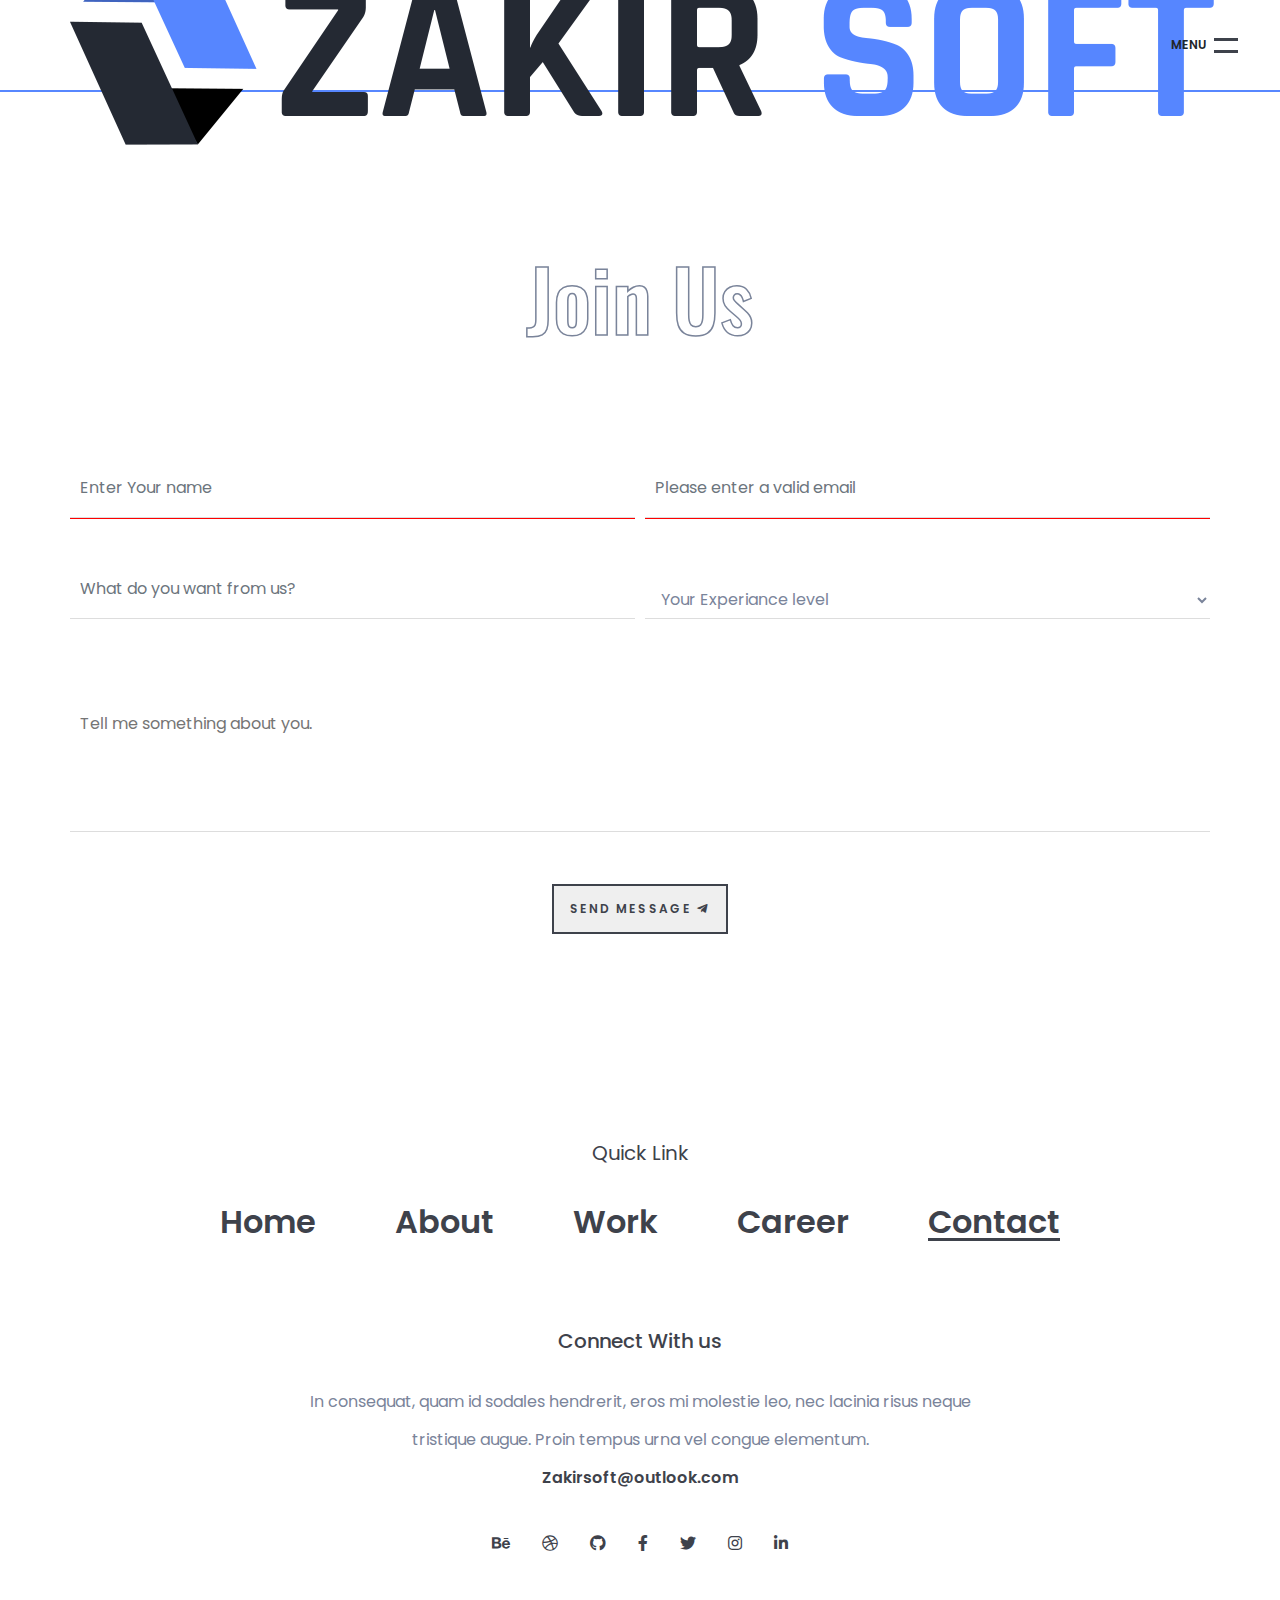
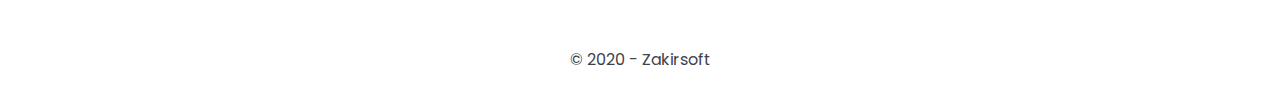
<file: join-us-contact.html>
<!DOCTYPE html>
<html lang="en">

<head>
  <meta charset="UTF-8" />
  <meta name="viewport" content="width=device-width, initial-scale=1.0" />
  <!-- =========== Favicon ============ -->
  <link rel="icon" type="image/png" sizes="16x16" href="assets/images/logo/16x16.png">
  <link rel="icon" type="image/png" sizes="32x32" href="assets/images/logo/32x32.png">
  <link rel="icon" type="image/png" sizes="64x64" href="assets/images/logo/64x64.png">
  
  <!-- =========== SEO Tags ============ -->
  <title> Career - Zakir Soft </title>
  <meta name="author" content="Zakir Soft">  
  <meta name="keywords" content="web design, web development, web development agency, agency, web, design, development, pwa, spa, web application development, website, website design, ecommerce website">
  <meta name="description" content="We are engertic team of designers and developers. We work with Python, PHP, Laravel, PostgreSQL, MYSQL, React.js, Vue.js, Nuxt.js, Next.js, Cloud Server. We are open to application, join us.">
  <meta property="og:title" content="Career - Zakir Soft" />
  <meta property="og:type" content="website" />
  <meta property="og:image" content="assets/images/preview.jpg" />

  <!-- =========== CSS URL ============ -->
  <link rel="stylesheet" href="assets/css/all.min.css" />
  <link rel="stylesheet" href="assets/css/bootstrap.min.css" />
  <link rel="stylesheet" href="assets/css/magnific-popup.css">
  <link rel="stylesheet" href="assets/css/slick.css">
  <link rel="stylesheet" href="assets/css/style.css" />
</head>

<body>
    <!-- header section start -->
    <header>
        <div class="container">
          <nav class="head_content">
            <a href="index.html" class="logo">
              <img src="assets/images/logo/1.png" alt="Zakir Soft">
            </a>
            <div class="menu">
              <ul class="m_bar">
                <li></li>
                <li></li>
              </ul>
            </div>
          </nav>
        </div>
      </header>
    <!-- Menus -->
    <div class="fullscreen-menu">
        <div class="menu-body">
            <div class="container">
              <div class="menu-container">
                  <div class="menu-close">
                    <ul class="close-bar">
                      <li></li>
                      <li></li>
                    </ul>
                  </div>
                  <div class="main-menu">
                    <ul>
                      <li> <a href="index.html"> <span>01</span> Home </a> </li>
                      <li> <a href="about.html"> <span>02</span> About </a> </li>
                      <li> <a href="work.html"> <span>03</span> Work </a> </li>
                      <li> <a href="career.html"> <span>04</span> Career </a> </li>
                      <li> <a href="contact.html"> <span>05</span> Contact </a> </li>
                    </ul>
                  </div>
                </div>
            </div>
        </div>
        <div class="menu-footer">
          <div class="container">
            <ul class="footer-social">
              <li><a href="#"> <i class="fab fa-behance"></i> </a></li>
              <li><a href="#"> <i class="fab fa-dribbble"></i> </a></li>
              <li><a href="#"> <i class="fab fa-github"></i> </a></li>
              <li><a href="#"> <i  class="fab fa-facebook-f"></i> </a></li>
              <li><a href="#"> <i class="fab fa-twitter"></i> </a></li>
              <li><a href="#"> <i class="fab fa-instagram"></i> </a></li>
              <li><a href="#"> <i  class="fab fa-linkedin-in"></i> </a></li>
            </ul>
            <div class="copyright-text">
              <p> &copy; 2020 - Zakirsoft </h5>
            </div>
          </div>
        </div>
    </div>
    <!-- header section end -->

    <!-- joinus section start -->
    <section id="joinus-contact_area" class="none">
        <div class="container">
            <div class="row section_title">
                <h2>Join us</h2>
            </div>
            <div class="row">
                <div class="col-12">
                    <div class="contact_form text-center">
                        <form>
                            <div class="form-row">
                                <div class="col-md-6 col-12">
                                    <input type="text" class="form-control" placeholder="Enter Your name" required>
                                </div>
                                <div class="col-md-6 col-12">
                                    <input type="email" class="form-control" placeholder="Please enter a valid email"
                                        required>
                                </div>
                            </div>
                            <div class="form-row">
                                <div class="col-md-6 col-12">
                                    <input type="text" class="form-control" placeholder="What do you want from us?">
                                </div>
                                <div class="col-md-6 col-12">
                                  
                                    <select class="form-control alterationTypeSelect" name="alterationTypeSelect">
                                      <option value="button" selected>Your Experiance level</option>
                                      <option value="stitching">Begineer</option>
                                      <option value="cloth">Intermediate</option>
                                      <option value="fabrics">advanced </option>
                                      <option value="otherClick">master</option>
                                    </select>
                                </div>
                            </div>
                            <textarea name="" id="" cols="30" rows="10" placeholder="Tell me something about you."></textarea>
                            <button class="button" type="submit">SEND MESSAGE <i class="fab fa-telegram-plane"></i></button>
                        </form>
                    </div>
                </div>
            </div>
        </div>
    </section>
    <!-- joinus section end -->

        <!-- footer section start -->
        <footer id="footer_area" class="none pt-0">
          <div class="container">
          <div class="row">
              <div class="col-12">
              <div class="footer_menu">
                  <span>Quick Link</span>
                  <ul class="nav_links">
                  <li class="nav_items"><a href="index.html">Home</a></li>
                  <li class="nav_items"><a href="about.html">About</a></li>
                  <li class="nav_items"><a href="work.html">work</a></li>
                  <li class="nav_items"><a href="career.html">Career</a></li>
                  <li class="nav_items"><a href="join-us-contact.html" class="active">Contact</a></li>
                  </ul>
              </div>
              <div class="connect_info">
                  <h4>Connect With us</h4>
                  <p>
                  In consequat, quam id sodales hendrerit, eros mi molestie leo,
                  nec lacinia risus neque tristique augue. Proin tempus urna vel
                  congue elementum.
                  </p>
                  <span class="email">Zakirsoft@outlook.com</span>
              </div>
              <div>
                  <ul class="social_links">
                  <li>
                      <a href="#"><i class="fab fa-behance"></i></a>
                  </li>
                  <li>
                      <a href="#"><i class="fab fa-dribbble"></i></a>
                  </li>
                  <li>
                      <a href="#"><i class="fab fa-github"></i></a>
                  </li>
                  <li>
                      <a href="#"><i class="fab fa-facebook-f"></i></a>
                  </li>
                  <li>
                      <a href="#"><i class="fab fa-twitter"></i></a>
                  </li>
                  <li>
                      <a href="#"><i class="fab fa-instagram"></i></a>
                  </li>
                  <li>
                      <a href="#"><i class="fab fa-linkedin-in"></i></a>
                  </li>
                  </ul>
              </div>
              </div>
              <div class="col-12">
              <div class="copyright_text">
                  <p>&#169; 2020 - Zakirsoft</p>
              </div>
              </div>
          </div>
          </div>
      </footer>
    <!-- footer section end -->
    <!-- all js goes here -->
    <script src="assets/js/jquery-1.12.4.min.js"></script>
    <script src="assets/js/popper.min.js"></script>
    <script src="assets/js/bootstrap.min.js"></script>
    <script src="assets/js/slick.min.js"></script>
    <script src="assets/js/jquery.magnific-popup.min.js"></script>
    <script src="assets/js/app.js"></script>
</body>

</html>
</file>
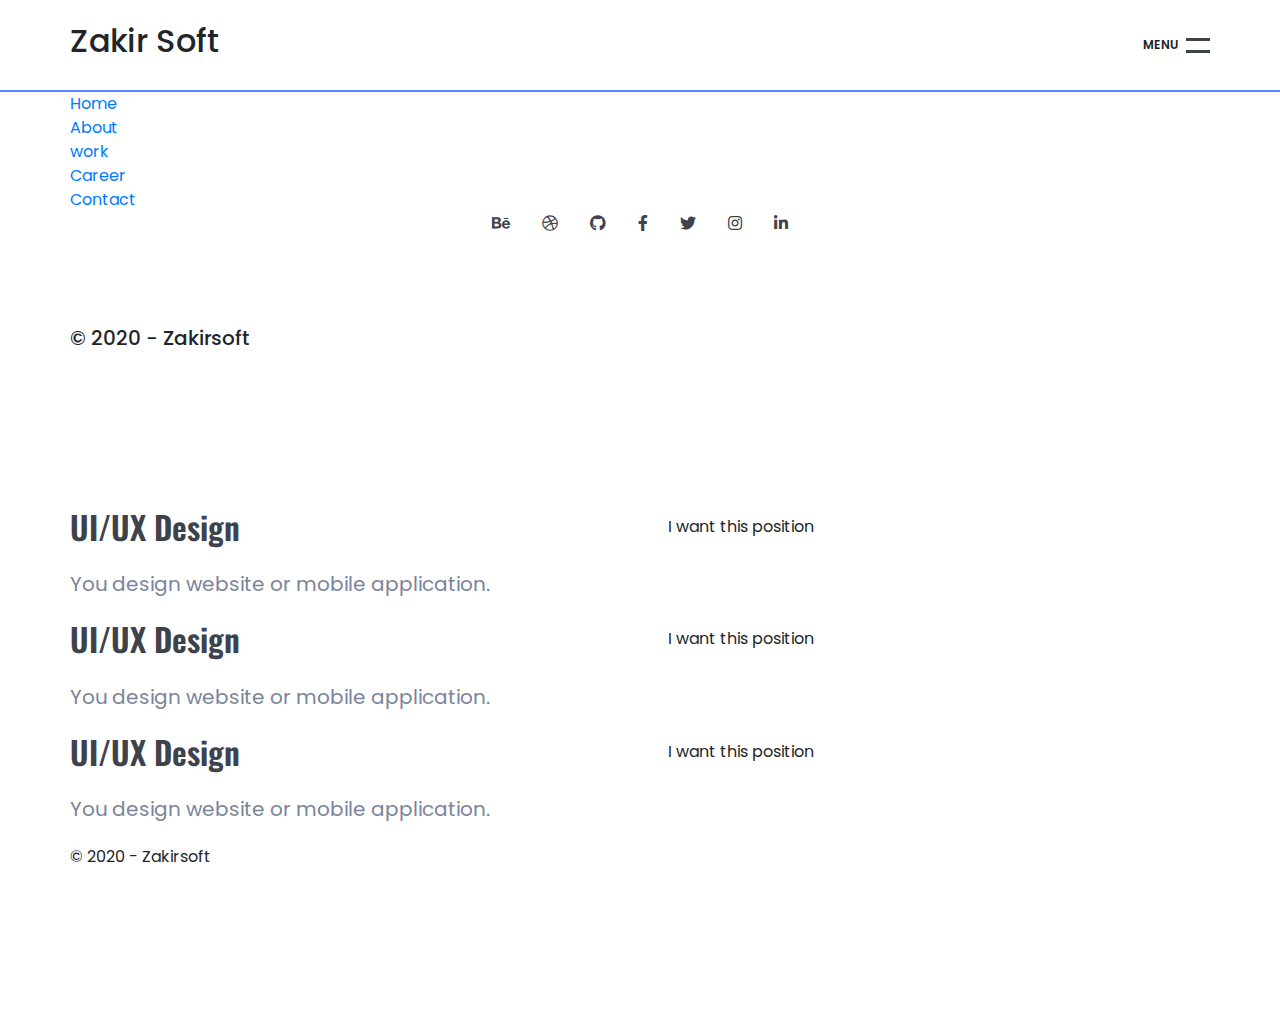
<file: join-us.html>
<!DOCTYPE html>
<html lang="en">

<head>
    <meta charset="UTF-8">
    <meta name="viewport" content="width=device-width, initial-scale=1.0">
    <title>zakirsoft</title>
    <link rel="stylesheet" href="assets/css/all.min.css">
    <link rel="stylesheet" href="assets/css/bootstrap.min.css">
    <link rel="stylesheet" href="assets/css/slick.css">
    <link rel="stylesheet" href="assets/css/style.css">
</head>

<body>
    <!-- header section start -->
    <header>
        <div class="container">
            <nav class="head_content">
                <div class="c_logo">
                    <h2>Zakir <span class="c_blue">Soft</span></h2>
                </div>
                <div class="menu">
                    <ul class="m_bar">
                        <li></li>
                        <li></li>
                    </ul>
                </div>
            </nav>
        </div>
    </header>
    <!-- Menus -->
    <div class="menu_content">
        <div class="top">
            <div class="container">
                <ul class="nav_links">
                    <li class="nav_items"><a href="index.html">Home</a></li>
                    <li class="nav_items"><a href="about.html">About</a></li>
                    <li class="nav_items"><a href="work.html">work</a></li>
                    <li class="nav_items"><a href="career.html">Career</a></li>
                    <li class="nav_items"><a href="contact.html">Contact</a></li>
                </ul>
            </div>
        </div>
        <div class="bottom">
            <div class="container">
                <ul class="social_links">
                    <li><a href="#"><i class="fab fa-behance"></i></a></li>
                    <li><a href="#"><i class="fab fa-dribbble"></i></a></li>
                    <li><a href="#"><i class="fab fa-github"></i></a></li>
                    <li><a href="#"><i class="fab fa-facebook-f"></i></a></li>
                    <li><a href="#"><i class="fab fa-twitter"></i></a></li>
                    <li><a href="#"><i class="fab fa-instagram"></i></a></li>
                    <li><a href="#"><i class="fab fa-linkedin-in"></i></a></li>
                </ul>
                <div class="c_rights">
                    <h5>&copy; 2020 - Zakirsoft</h5>
                </div>
            </div>
        </div>
    </div>
    <!-- header section end -->
    <!-- joinus section start -->
    <section id="joinus-area" class="none ">
        <div class="container">
            <div class="row">
                <div class="col-12">
                    <div class="row">
                        <div class="col-6">
                            <div class="join-designer">
                                <h2>UI/UX Design</h2>
                                <p>You design website or mobile application.</p>
                            </div>
                        </div>
                        <div class="col-6">
                            <div class="join-designer-btn">
                                <a class="btn" href="#">I want this position</a>
                            </div>
                        </div>
                    </div>
                    <div class="row">
                        <div class="col-6">
                            <div class="join-designer">
                                <h2>UI/UX Design</h2>
                                <p>You design website or mobile application.</p>
                            </div>
                        </div>
                        <div class="col-6">
                            <div class="join-designer-btn">
                                <a class="btn" href="#">I want this position</a>
                            </div>
                        </div>
                    </div>
                    <div class="row">
                        <div class="col-6">
                            <div class="join-designer">
                                <h2>UI/UX Design</h2>
                                <p>You design website or mobile application.</p>
                            </div>
                        </div>
                        <div class="col-6">
                            <div class="join-designer-btn">
                                <a class="btn" href="#">I want this position</a>
                            </div>
                        </div>
                    </div>
                </div>
                <div class="col-12">
                    <div class="copyright-text">
                        <p>&#169; 2020 - Zakirsoft</p>
                    </div>
                </div>
            </div>
        </div>
    </section>
    <!-- joinus section end -->

    <!-- all js goes here -->
    <script src="assets/js/jquery-3.3.1.slim.min.js"></script>
    <script src="assets/js/popper.min.js"></script>
    <script src="assets/js/bootstrap.min.js"></script>
    <script src="assets/js/slick.min.js"></script>
    <script src="assets/js/app.js"></script>
    <script>

    </script>
</body>

</html>
</file>
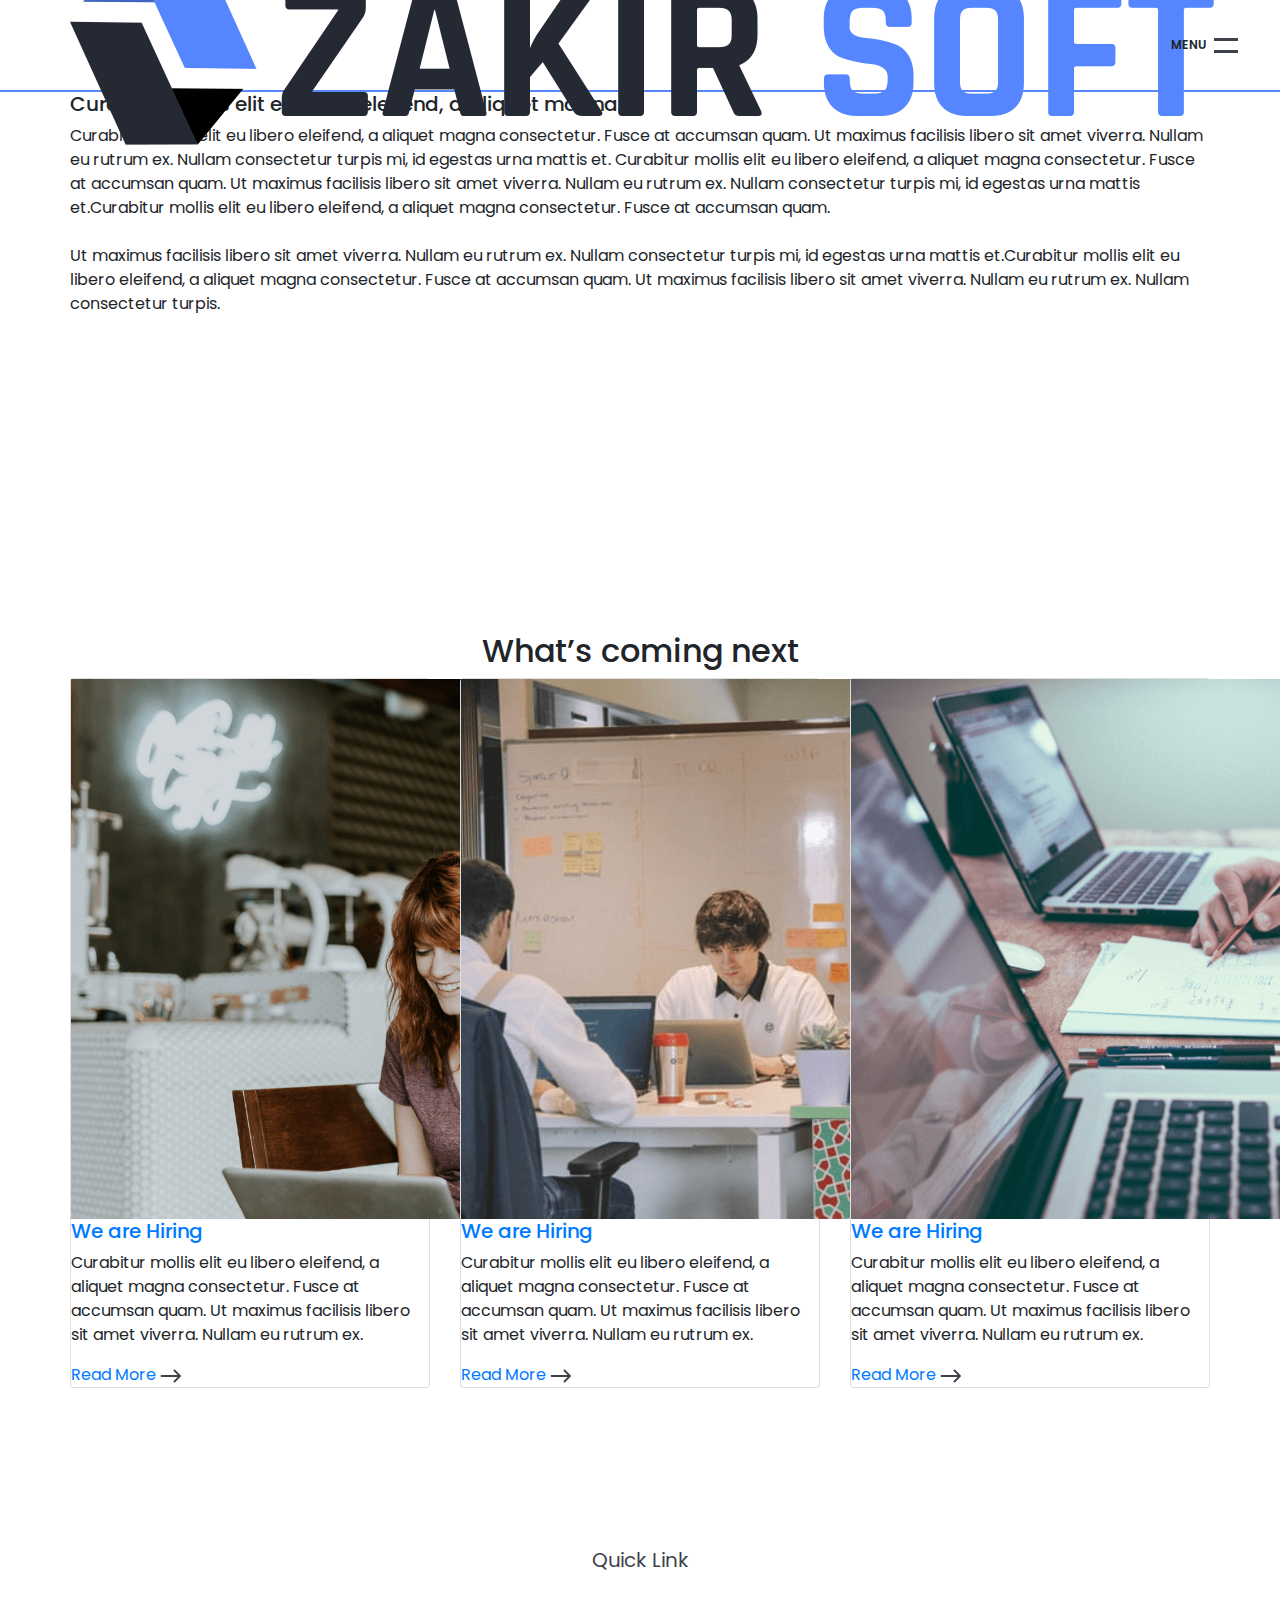
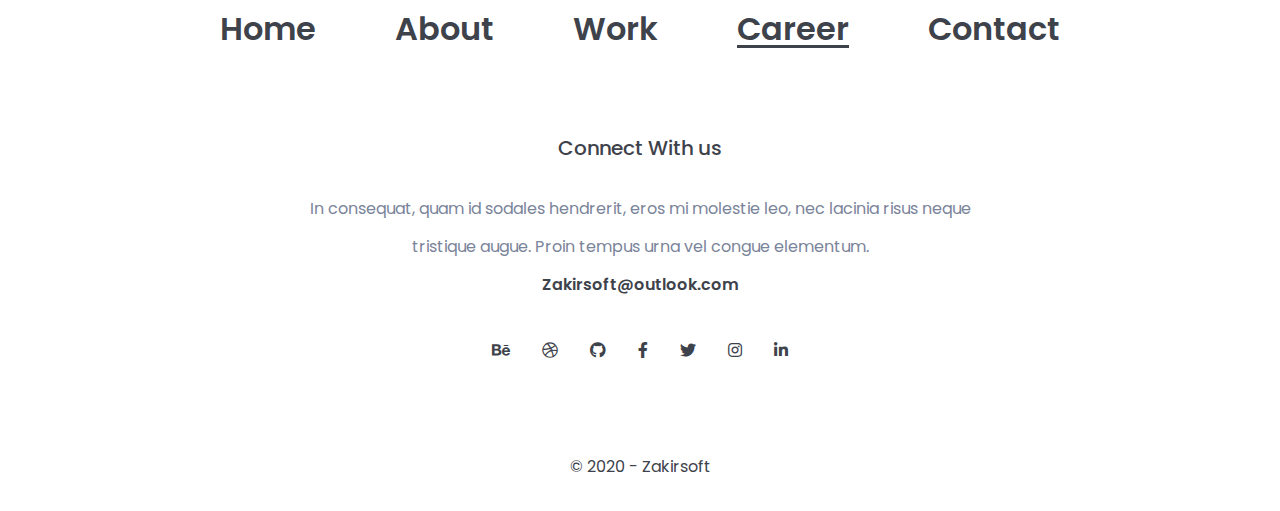
<file: newsDetails.html>
<!DOCTYPE html>
<html lang="en">

<head>
    <meta charset="UTF-8" />
    <meta name="viewport" content="width=device-width, initial-scale=1.0" />
    <!-- =========== Favicon ============ -->
    <link rel="icon" type="image/png" sizes="16x16" href="assets/images/logo/16x16.png">
    <link rel="icon" type="image/png" sizes="32x32" href="assets/images/logo/32x32.png">
    <link rel="icon" type="image/png" sizes="64x64" href="assets/images/logo/64x64.png">
    
    <!-- =========== SEO Tags ============ -->
    <title> Career - Zakir Soft </title>
    <meta name="author" content="Zakir Soft">  
    <meta name="keywords" content="web design, web development, web development agency, agency, web, design, development, pwa, spa, web application development, website, website design, ecommerce website">
    <meta name="description" content="We are engertic team of designers and developers. We work with Python, PHP, Laravel, PostgreSQL, MYSQL, React.js, Vue.js, Nuxt.js, Next.js, Cloud Server. We are open to application, join us.">
    <meta property="og:title" content="Career - Zakir Soft" />
    <meta property="og:type" content="website" />
    <meta property="og:image" content="assets/images/preview.jpg" />
  
    <!-- =========== CSS URL ============ -->
    <link rel="stylesheet" href="assets/css/all.min.css" />
    <link rel="stylesheet" href="assets/css/bootstrap.min.css" />
    <link rel="stylesheet" href="assets/css/magnific-popup.css">
    <link rel="stylesheet" href="assets/css/slick.css">
    <link rel="stylesheet" href="assets/css/style.css" />
</head>

<body>
    <!-- header section start -->
    <header>
        <div class="container">
          <nav class="head_content">
            <a href="index.html" class="logo">
                <img src="assets/images/logo/1.png" alt="Zakir Soft">
              </a>
            <div class="menu">
              <ul class="m_bar">
                <li></li>
                <li></li>
              </ul>
            </div>
          </nav>
        </div>
      </header>
    <!-- Menus -->
    <div class="fullscreen-menu">
        <div class="menu-body">
            <div class="container">
              <div class="menu-container">
                  <div class="menu-close">
                    <ul class="close-bar">
                      <li></li>
                      <li></li>
                    </ul>
                  </div>
                  <div class="main-menu">
                    <ul>
                      <li> <a href="index.html"> <span>01</span> Home </a> </li>
                      <li> <a href="about.html"> <span>02</span> About </a> </li>
                      <li> <a href="work.html"> <span>03</span> Work </a> </li>
                      <li> <a href="career.html" > <span>04</span> Career </a> </li>
                      <li> <a href="contact.html"> <span>05</span> Contact </a> </li>
                    </ul>
                  </div>
                </div>
            </div>
        </div>
        <div class="menu-footer">
          <div class="container">
            <ul class="footer-social">
              <li><a href="#"> <i class="fab fa-behance"></i> </a></li>
              <li><a href="#"> <i class="fab fa-dribbble"></i> </a></li>
              <li><a href="#"> <i class="fab fa-github"></i> </a></li>
              <li><a href="#"> <i  class="fab fa-facebook-f"></i> </a></li>
              <li><a href="#"> <i class="fab fa-twitter"></i> </a></li>
              <li><a href="#"> <i class="fab fa-instagram"></i> </a></li>
              <li><a href="#"> <i  class="fab fa-linkedin-in"></i> </a></li>
            </ul>
            <div class="copyright-text">
              <p> &copy; 2020 - Zakirsoft </h5>
            </div>
          </div>
        </div>
    </div>
    <!-- header section end -->


    <section class="newsDetails pt-0">
      <div class="newsDetails__banner"></div>
      <div class="container">
        <div class="newsDetails__contentText">
          <h5 class="newsDetails__title">
            Curabitur mollis elit eu libero eleifend, a aliquet magna
          </h5>
          <p class="newsDetails__brief">
            Curabitur mollis elit eu libero eleifend, a aliquet magna
            consectetur. Fusce at accumsan quam. Ut maximus facilisis libero sit
            amet viverra. Nullam eu rutrum ex. Nullam consectetur turpis mi, id
            egestas urna mattis et. Curabitur mollis elit eu libero eleifend, a
            aliquet magna consectetur. Fusce at accumsan quam. Ut maximus
            facilisis libero sit amet viverra. Nullam eu rutrum ex. Nullam
            consectetur turpis mi, id egestas urna mattis et.Curabitur mollis
            elit eu libero eleifend, a aliquet magna consectetur. Fusce at
            accumsan quam.
            <br /><br />
            Ut maximus facilisis libero sit amet viverra. Nullam eu rutrum ex.
            Nullam consectetur turpis mi, id egestas urna mattis et.Curabitur
            mollis elit eu libero eleifend, a aliquet magna consectetur. Fusce
            at accumsan quam. Ut maximus facilisis libero sit amet viverra.
            Nullam eu rutrum ex. Nullam consectetur turpis.
          </p>
        </div>
      </div>
    </section>

    <!-- Article/Blog Section Start  -->
    <section class="articles">
      <div class="container">
        <div class="row">
          <div class="section w-100">
            <h2 class="section__title section__title_one text-center">
              What’s coming next
            </h2>
          </div>
        </div>
        <div class="row">
          <div class="col-lg-4 col-md-6">
          <a href="#">
            <div class="articles__contentBox card">
              <div class="articles__contentImg">
                <img
                  src="assets/images/Articles/demo-01.png "
                  alt="artilce01"
                />
              </div>
              <div class="articles__contentText">
                <h5 class="articles__title"><a href="#">We are Hiring</a></h5>
                <p class="articles__brief">
                  Curabitur mollis elit eu libero eleifend, a aliquet magna
                  consectetur. Fusce at accumsan quam. Ut maximus facilisis
                  libero sit amet viverra. Nullam eu rutrum ex.
                </p>
                <a href="#" class="articles__readMore"
                  >Read More
                  <span
                    ><img src="assets/images/icons/arrow.png" alt="arrow"
                  /></span>
                </a>
              </div>
            </div>
          </a>
          </div>
          <div class="col-lg-4 col-md-6">
           <a href="#">
            <div class="articles__contentBox card">
              <div class="articles__contentImg">
                <img
                  src="assets/images/Articles/demo-02.png "
                  alt="artilce01"
                />
              </div>
              <div class="articles__contentText">
                <h5 class="articles__title"><a href="#">We are Hiring</a></h5>
                <p class="articles__brief">
                  Curabitur mollis elit eu libero eleifend, a aliquet magna
                  consectetur. Fusce at accumsan quam. Ut maximus facilisis
                  libero sit amet viverra. Nullam eu rutrum ex.
                </p>
                <a href="#" class="articles__readMore"
                  >Read More
                  <span
                    ><img src="assets/images/icons/arrow.png" alt="arrow"
                  /></span>
                </a>
              </div>
            </div>
           </a>
          </div>
          <div class="col-lg-4 col-md-6">
           <a href="#">
            <div class="articles__contentBox card">
              <div class="articles__contentImg">
                <img
                  src="assets/images/Articles/demo-03.png "
                  alt="artilce01"
                />
              </div>
              <div class="articles__contentText">
                <h5 class="articles__title"><a href="#">We are Hiring</a></h5>
                <p class="articles__brief">
                  Curabitur mollis elit eu libero eleifend, a aliquet magna
                  consectetur. Fusce at accumsan quam. Ut maximus facilisis
                  libero sit amet viverra. Nullam eu rutrum ex.
                </p>
                <a href="#" class="articles__readMore"
                  >Read More
                  <span
                    ><img src="assets/images/icons/arrow.png" alt="arrow"
                  /></span>
                </a>
              </div>
            </div>
           </a>
          </div>
        </div>
      </div>
    </section>
    <!-- Article/Blog Section End -->



    <!-- footer section start -->
    <footer id="footer_area" class="none pt-0">
        <div class="container">
        <div class="row">
            <div class="col-12">
            <div class="footer_menu">
                <span>Quick Link</span>
                <ul class="nav_links">
                <li class="nav_items"><a href="index.html">Home</a></li>
                <li class="nav_items"><a href="about.html">About</a></li>
                <li class="nav_items"><a href="work.html">work</a></li>
                <li class="nav_items"><a href="career.html"  class="active">Career</a></li>
                <li class="nav_items"><a href="join-us-contact.html">Contact</a></li>
                </ul>
            </div>
            <div class="connect_info">
                <h4>Connect With us</h4>
                <p>
                In consequat, quam id sodales hendrerit, eros mi molestie leo,
                nec lacinia risus neque tristique augue. Proin tempus urna vel
                congue elementum.
                </p>
                <span class="email">Zakirsoft@outlook.com</span>
            </div>
            <div>
                <ul class="social_links">
                <li>
                    <a href="#"><i class="fab fa-behance"></i></a>
                </li>
                <li>
                    <a href="#"><i class="fab fa-dribbble"></i></a>
                </li>
                <li>
                    <a href="#"><i class="fab fa-github"></i></a>
                </li>
                <li>
                    <a href="#"><i class="fab fa-facebook-f"></i></a>
                </li>
                <li>
                    <a href="#"><i class="fab fa-twitter"></i></a>
                </li>
                <li>
                    <a href="#"><i class="fab fa-instagram"></i></a>
                </li>
                <li>
                    <a href="#"><i class="fab fa-linkedin-in"></i></a>
                </li>
                </ul>
            </div>
            </div>
            <div class="col-12">
            <div class="copyright_text">
                <p>&#169; 2020 - Zakirsoft</p>
            </div>
            </div>
        </div>
        </div>
    </footer>
  <!-- footer section end -->
    <!-- all js goes here -->
    <script src="assets/js/jquery-1.12.4.min.js"></script>
    <script src="assets/js/popper.min.js"></script>
    <script src="assets/js/bootstrap.min.js"></script>
    <script src="assets/js/slick.min.js"></script>
    <script src="assets/js/jquery.magnific-popup.min.js"></script>
    <script src="assets/js/app.js"></script>
</body>

</html>
</file>
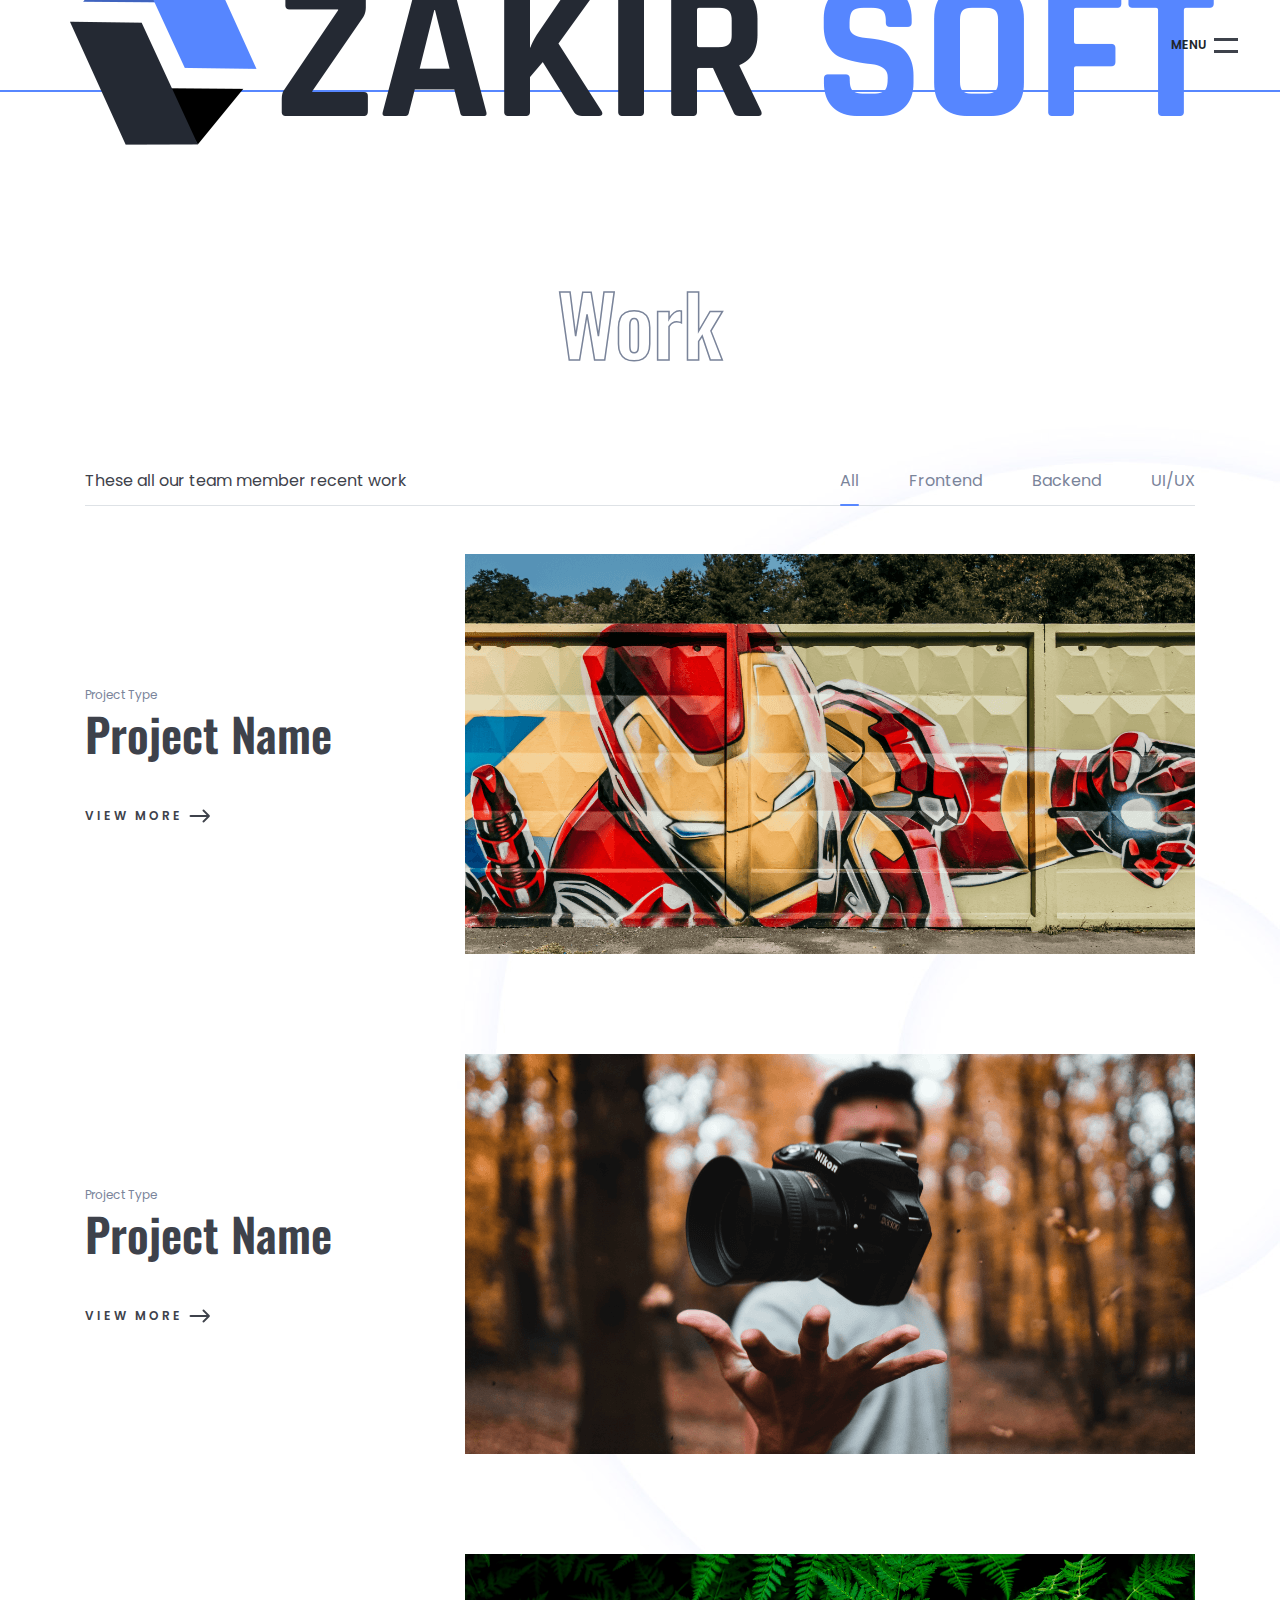
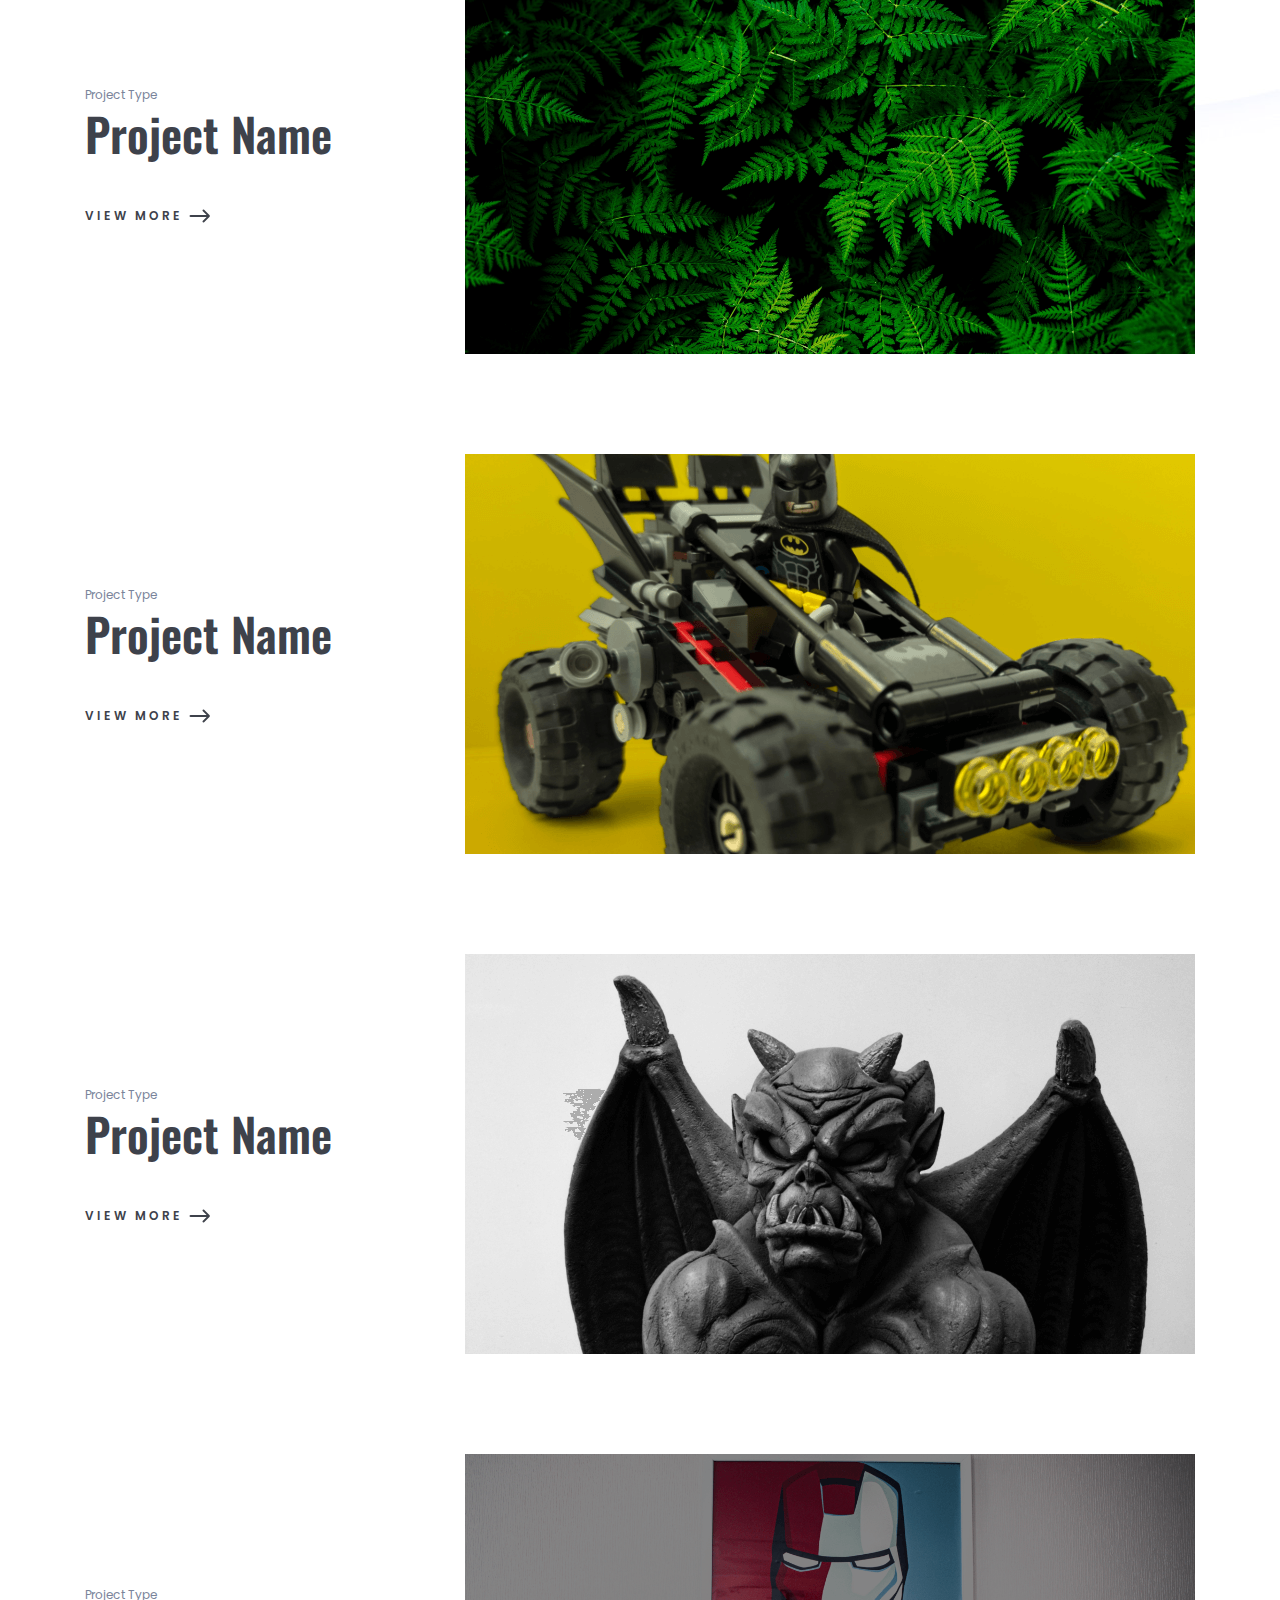
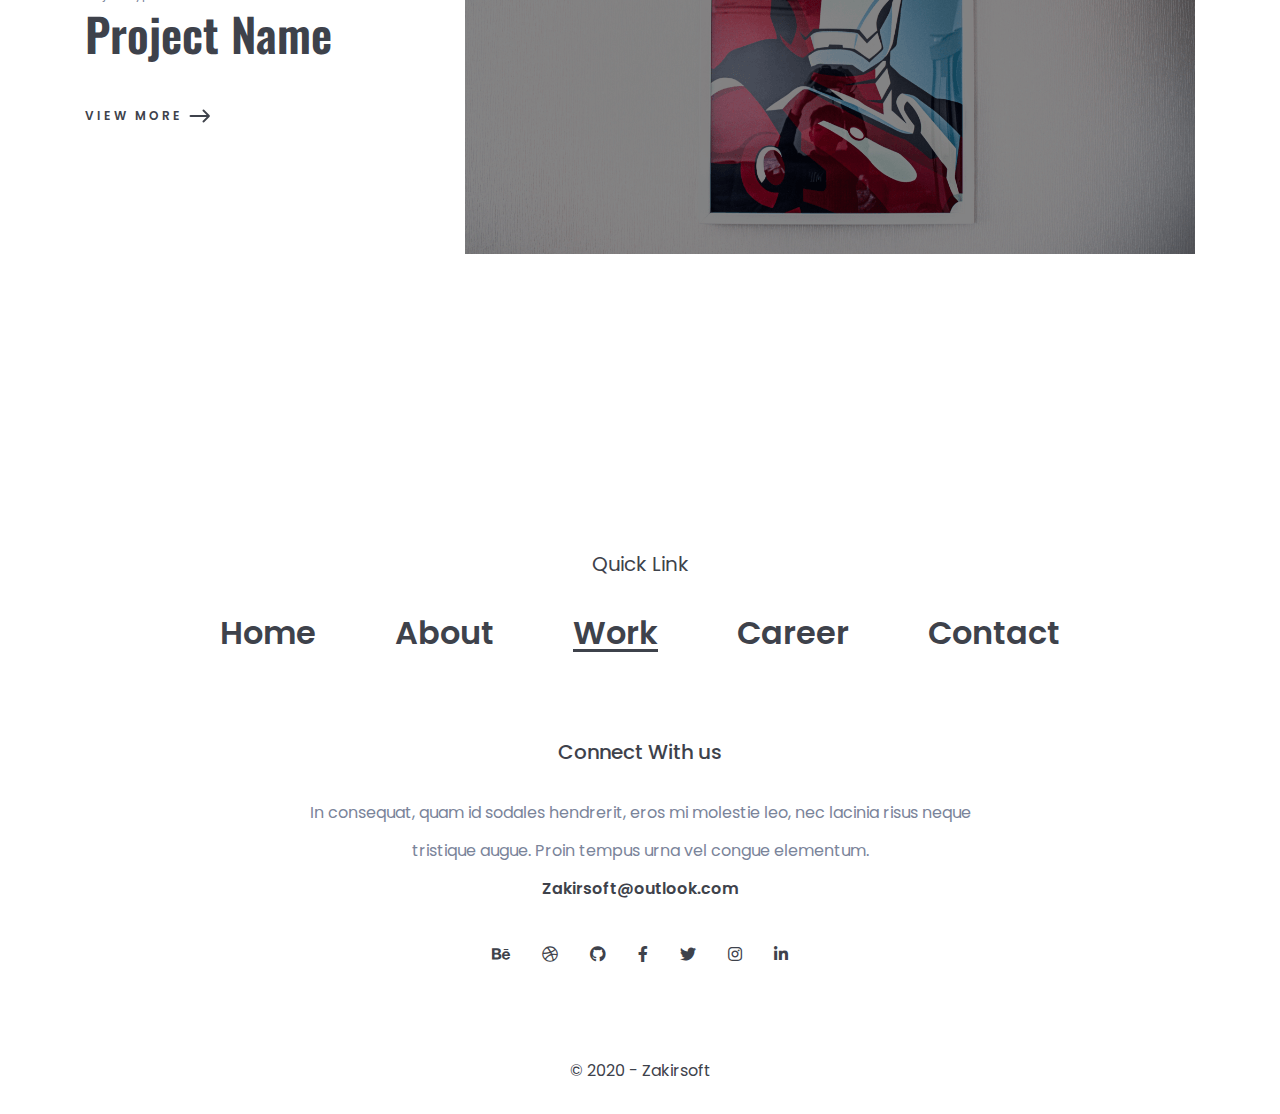
<file: work.html>
<!DOCTYPE html>
<html lang="en">

<head>
    <meta charset="UTF-8" />
    <meta name="viewport" content="width=device-width, initial-scale=1.0" />
    <!-- =========== Favicon ============ -->
    <link rel="icon" type="image/png" sizes="16x16" href="assets/images/logo/16x16.png">
    <link rel="icon" type="image/png" sizes="32x32" href="assets/images/logo/32x32.png">
    <link rel="icon" type="image/png" sizes="64x64" href="assets/images/logo/64x64.png">
    
    <!-- =========== SEO Tags ============ -->
    <title> Portfolio - Zakir Soft </title>
    <meta name="author" content="Zakir Soft">  
    <meta name="keywords" content="web design, web development, web development agency, agency, web, design, development, pwa, spa, web application development, website, website design, ecommerce website">
    <meta name="description" content="We work several trending technology, check our latest works in multiple category, including web design, web development & web application development. We work with Python, PHP, Laravel, PostgreSQL, MYSQL, Vue.js, React.js, Nuxt.js, Next.js, Cloud Server & much more.">
    <meta property="og:title" content="Portfolio - Zakir Soft" />
    <meta property="og:type" content="website" />
    <meta property="og:image" content="assets/images/preview.jpg" />
  
    <!-- =========== CSS URL ============ -->
    <link rel="stylesheet" href="assets/css/all.min.css" />
    <link rel="stylesheet" href="assets/css/bootstrap.min.css" />
    <link rel="stylesheet" href="assets/css/magnific-popup.css">
    <link rel="stylesheet" href="assets/css/slick.css">
    <link rel="stylesheet" href="assets/css/style.css" />
</head>

<body>
    <!-- header section start -->
    <header>
        <div class="container">
            <nav class="head_content">
                <a href="index.html" class="logo">
                    <img src="assets/images/logo/1.png" alt="Zakir Soft">
                  </a>
                <div class="menu">
                    <ul class="m_bar">
                        <li></li>
                        <li></li>
                    </ul>
                </div>
            </nav>
        </div>
    </header>
    <!-- Menus -->
    <div class="fullscreen-menu">
        <div class="menu-body">
            <div class="container">
                <div class="menu-container">
                    <div class="menu-close">
                        <ul class="close-bar">
                            <li></li>
                            <li></li>
                        </ul>
                    </div>
                    <div class="main-menu">
                        <ul>
                            <li> <a href="index.html"> <span>01</span> Home </a> </li>
                            <li> <a href="about.html"> <span>02</span> About </a> </li>
                            <li> <a href="work.html" class="active"> <span>03</span> Work </a> </li>
                            <li> <a href="career.html"> <span>04</span> Career </a> </li>
                            <li> <a href="contact.html"> <span>05</span> Contact </a> </li>
                        </ul>
                    </div>
                </div>
            </div>
        </div>
        <div class="menu-footer">
            <div class="container">
                <ul class="footer-social">
                    <li><a href="#"> <i class="fab fa-behance"></i> </a></li>
                    <li><a href="#"> <i class="fab fa-dribbble"></i> </a></li>
                    <li><a href="#"> <i class="fab fa-github"></i> </a></li>
                    <li><a href="#"> <i class="fab fa-facebook-f"></i> </a></li>
                    <li><a href="#"> <i class="fab fa-twitter"></i> </a></li>
                    <li><a href="#"> <i class="fab fa-instagram"></i> </a></li>
                    <li><a href="#"> <i class="fab fa-linkedin-in"></i> </a></li>
                </ul>
                <div class="copyright-text">
                    <p> &copy; 2020 - Zakirsoft </h5>
                </div>
            </div>
        </div>
    </div>
    <!-- header section end -->


    <!-- work section start -->
    <section id="work" class="none">
        <div class="round_shape_img">
            <img src="assets/images/shape/shadow_6.png" alt="shaddow_ibackground">
        </div>
        <div class="container">
            <div class="row section_title">
                <h2>Work</h2>
            </div>
            <div class="work_content">
                <div class="container">
                    <div class="border-bottom pb-5">
                        <div class="row align-items-center">
                            <div class="col-md-6">
                                <div class="tab-text">
                                    <p>These all our team member recent work</p>
                                </div>
                            </div>
                            <div class="col-md-6">
                                <div class="work_tab">
                                    <ul class="nav nav-pills mr-auto" id="pills-tab" role="tablist">
                                        <li class="nav-item">
                                            <a class="nav-link   active" id="pills-all-tab" data-toggle="pill"
                                                href="#pills-all" role="tab" aria-controls="pills-all"
                                                aria-selected="true">all</a>
                                        </li>
                                        <li class="nav-item">
                                            <a class="nav-link" id="pills-frontend-tab" data-toggle="pill"
                                                href="#pills-frontend" role="tab" aria-controls="pills-frontend"
                                                aria-selected="false">frontend</a>
                                        </li>
                                        <li class="nav-item">
                                            <a class="nav-link" id="pills-backend-tab" data-toggle="pill"
                                                href="#pills-backend" role="tab" aria-controls="pills-backend"
                                                aria-selected="false">backend</a>
                                        </li>
                                        <li class="nav-item">
                                            <a class="nav-link" id="pills-ui-tab" data-toggle="pill" href="#pills-ui"
                                                role="tab" aria-controls="pills-ui" aria-selected="false">UI/UX</a>
                                        </li>
                                    </ul>
                                </div>
                            </div>
                        </div>
                    </div>
                    <!-- Tab content will appear here -->
                    <div class="tab-content pt-5" id="pills-tabContent">
                        <div class="tab-pane fade show active" id="pills-all" role="tabpanel"
                            aria-labelledby="pills-all-tab">
                            <div class="row align-items-center portfolio_img">
                                <div class="col-lg-4 col-12 order-lg-0 order-2">
                                    <div class="project_info">
                                        <span class="p_type">Project Type</span>
                                        <h3 class="project_name">Project Name</h3>
                                        <a href="details.html" class="v_project">
                                            view more
                                            <img src="assets/images/Arrow-icon.png" alt="arrow_icon">
                                        </a>
                                    </div>
                                </div>
                                <div class="col-lg-8 col-12 order-lg-0 order-1">
                                    <div class="project_img">
                                        <img src="assets/images/project-img/img-1.png" alt="Project_img">
                                    </div>
                                </div>
                            </div>
                            <div class="row align-items-center portfolio_img">
                                <div class="col-lg-4 col-12 order-lg-0 order-2">
                                    <div class="project_info">
                                        <span class="p_type">Project Type</span>
                                        <h3 class="project_name">Project Name</h3>
                                        <a href="details.html" class="v_project">
                                            view more
                                            <img src="assets/images/Arrow-icon.png" alt="arrow_icon">
                                        </a>
                                    </div>
                                </div>
                                <div class="col-lg-8 col-12 order-lg-0 order-1">
                                    <div class="project_img">
                                        <img src="assets/images/project-img/img-2.png" alt="Project_img">
                                    </div>
                                </div>
                            </div>
                            <div class="row align-items-center portfolio_img">
                                <div class="col-lg-4 col-12 order-lg-0 order-2">
                                    <div class="project_info">
                                        <span class="p_type">Project Type</span>
                                        <h3 class="project_name">Project Name</h3>
                                        <a href="details.html" class="v_project">
                                            view more
                                            <img src="assets/images/Arrow-icon.png" alt="arrow_icon">
                                        </a>
                                    </div>
                                </div>
                                <div class="col-lg-8 col-12 order-lg-0 order-1">
                                    <div class="project_img">
                                        <img src="assets/images/project-img/img-3.png" alt="Project_img">
                                    </div>
                                </div>
                            </div>
                            <div class="row align-items-center portfolio_img">
                                <div class="col-lg-4 col-12 order-lg-0 order-2">
                                    <div class="project_info">
                                        <span class="p_type">Project Type</span>
                                        <h3 class="project_name">Project Name</h3>
                                        <a href="details.html" class="v_project">
                                            view more
                                            <img src="assets/images/Arrow-icon.png" alt="arrow_icon">
                                        </a>
                                    </div>
                                </div>
                                <div class="col-lg-8 col-12 order-lg-0 order-1">
                                    <div class="project_img">
                                        <img src="assets/images/project-img/img-4.png" alt="Project_img">
                                    </div>
                                </div>
                            </div>
                            <div class="row align-items-center portfolio_img">
                                <div class="col-lg-4 col-12 order-lg-0 order-2">
                                    <div class="project_info">
                                        <span class="p_type">Project Type</span>
                                        <h3 class="project_name">Project Name</h3>
                                        <a href="details.html" class="v_project">
                                            view more
                                            <img src="assets/images/Arrow-icon.png" alt="arrow_icon">
                                        </a>
                                    </div>
                                </div>
                                <div class="col-lg-8 col-12 order-lg-0 order-1">
                                    <div class="project_img">
                                        <img src="assets/images/project-img/img-5.png" alt="Project_img">
                                    </div>
                                </div>
                            </div>
                            <div class="row align-items-center portfolio_img">
                                <div class="col-lg-4 col-12 order-lg-0 order-2">
                                    <div class="project_info">
                                        <span class="p_type">Project Type</span>
                                        <h3 class="project_name">Project Name</h3>
                                        <a href="details.html" class="v_project">
                                            view more
                                            <img src="assets/images/Arrow-icon.png" alt="arrow_icon">
                                        </a>
                                    </div>
                                </div>
                                <div class="col-lg-8 col-12 order-lg-0 order-1">
                                    <div class="project_img">
                                        <img src="assets/images/project-img/img-6.png" alt="Project_img">
                                    </div>
                                </div>
                            </div>
                        </div>
                        <div class="tab-pane fade" id="pills-frontend" role="tabpanel"
                            aria-labelledby="pills-frontend-tab">
                            <div class="row align-items-center portfolio_img">
                                <div class="col-lg-4 col-12 order-lg-0 order-2">
                                    <div class="project_info">
                                        <span class="p_type">Project Type</span>
                                        <h3 class="project_name">Project Name</h3>
                                        <a href="details.html" class="v_project">
                                            view more
                                            <img src="assets/images/Arrow-icon.png" alt="arrow_icon">
                                        </a>
                                    </div>
                                </div>
                                <div class="col-lg-8 col-12 order-lg-0 order-1">
                                    <div class="project_img">
                                        <img src="assets/images/project-img/img-1.png" alt="Project_img">
                                    </div>
                                </div>
                            </div>
                            <div class="row align-items-center portfolio_img">
                                <div class="col-lg-4 col-12 order-lg-0 order-2">
                                    <div class="project_info">
                                        <span class="p_type">Project Type</span>
                                        <h3 class="project_name">Project Name</h3>
                                        <a href="details.html" class="v_project">
                                            view more
                                            <img src="assets/images/Arrow-icon.png" alt="arrow_icon">
                                        </a>
                                    </div>
                                </div>
                                <div class="col-lg-8 col-12 order-lg-0 order-1">
                                    <div class="project_img">
                                        <img src="assets/images/project-img/img-2.png" alt="Project_img">
                                    </div>
                                </div>
                            </div>
                            <div class="row align-items-center portfolio_img">
                                <div class="col-lg-4 col-12 order-lg-0 order-2">
                                    <div class="project_info">
                                        <span class="p_type">Project Type</span>
                                        <h3 class="project_name">Project Name</h3>
                                        <a href="details.html" class="v_project">
                                            view more
                                            <img src="assets/images/Arrow-icon.png" alt="arrow_icon">
                                        </a>
                                    </div>
                                </div>
                                <div class="col-lg-8 col-12 order-lg-0 order-1">
                                    <div class="project_img">
                                        <img src="assets/images/project-img/img-3.png" alt="Project_img">
                                    </div>
                                </div>
                            </div>
                            <div class="row align-items-center portfolio_img">
                                <div class="col-lg-4 col-12 order-lg-0 order-2">
                                    <div class="project_info">
                                        <span class="p_type">Project Type</span>
                                        <h3 class="project_name">Project Name</h3>
                                        <a href="details.html" class="v_project">
                                            view more
                                            <img src="assets/images/Arrow-icon.png" alt="arrow_icon">
                                        </a>
                                    </div>
                                </div>
                                <div class="col-lg-8 col-12 order-lg-0 order-1">
                                    <div class="project_img">
                                        <img src="assets/images/project-img/img-4.png" alt="Project_img">
                                    </div>
                                </div>
                            </div>
                            <div class="row align-items-center portfolio_img">
                                <div class="col-lg-4 col-12 order-lg-0 order-2">
                                    <div class="project_info">
                                        <span class="p_type">Project Type</span>
                                        <h3 class="project_name">Project Name</h3>
                                        <a href="details.html" class="v_project">
                                            view more
                                            <img src="assets/images/Arrow-icon.png" alt="arrow_icon">
                                        </a>
                                    </div>
                                </div>
                                <div class="col-lg-8 col-12 order-lg-0 order-1">
                                    <div class="project_img">
                                        <img src="assets/images/project-img/img-5.png" alt="Project_img">
                                    </div>
                                </div>
                            </div>
                            <div class="row align-items-center portfolio_img">
                                <div class="col-lg-4 col-12 order-lg-0 order-2">
                                    <div class="project_info">
                                        <span class="p_type">Project Type</span>
                                        <h3 class="project_name">Project Name</h3>
                                        <a href="details.html" class="v_project">
                                            view more
                                            <img src="assets/images/Arrow-icon.png" alt="arrow_icon">
                                        </a>
                                    </div>
                                </div>
                                <div class="col-lg-8 col-12 order-lg-0 order-1">
                                    <div class="project_img">
                                        <img src="assets/images/project-img/img-6.png" alt="Project_img">
                                    </div>
                                </div>
                            </div>
                        </div>
                        <div class="tab-pane fade" id="pills-backend" role="tabpanel"
                            aria-labelledby="pills-backend-tab">

                            <div class="row align-items-center portfolio_img">
                                <div class="col-lg-4 col-12 order-lg-0 order-2">
                                    <div class="project_info">
                                        <span class="p_type">Project Type</span>
                                        <h3 class="project_name">Project Name</h3>
                                        <a href="details.html" class="v_project">
                                            view more
                                            <img src="assets/images/Arrow-icon.png" alt="arrow_icon">
                                        </a>
                                    </div>
                                </div>
                                <div class="col-lg-8 col-12 order-lg-0 order-1">
                                    <div class="project_img">
                                        <img src="assets/images/project-img/img-1.png" alt="Project_img">
                                    </div>
                                </div>
                            </div>
                            <div class="row align-items-center portfolio_img">
                                <div class="col-lg-4 col-12 order-lg-0 order-2">
                                    <div class="project_info">
                                        <span class="p_type">Project Type</span>
                                        <h3 class="project_name">Project Name</h3>
                                        <a href="details.html" class="v_project">
                                            view more
                                            <img src="assets/images/Arrow-icon.png" alt="arrow_icon">
                                        </a>
                                    </div>
                                </div>
                                <div class="col-lg-8 col-12 order-lg-0 order-1">
                                    <div class="project_img">
                                        <img src="assets/images/project-img/img-2.png" alt="Project_img">
                                    </div>
                                </div>
                            </div>
                            <div class="row align-items-center portfolio_img">
                                <div class="col-lg-4 col-12 order-lg-0 order-2">
                                    <div class="project_info">
                                        <span class="p_type">Project Type</span>
                                        <h3 class="project_name">Project Name</h3>
                                        <a href="details.html" class="v_project">
                                            view more
                                            <img src="assets/images/Arrow-icon.png" alt="arrow_icon">
                                        </a>
                                    </div>
                                </div>
                                <div class="col-lg-8 col-12 order-lg-0 order-1">
                                    <div class="project_img">
                                        <img src="assets/images/project-img/img-3.png" alt="Project_img">
                                    </div>
                                </div>
                            </div>
                            <div class="row align-items-center portfolio_img">
                                <div class="col-lg-4 col-12 order-lg-0 order-2">
                                    <div class="project_info">
                                        <span class="p_type">Project Type</span>
                                        <h3 class="project_name">Project Name</h3>
                                        <a href="details.html" class="v_project">
                                            view more
                                            <img src="assets/images/Arrow-icon.png" alt="arrow_icon">
                                        </a>
                                    </div>
                                </div>
                                <div class="col-lg-8 col-12 order-lg-0 order-1">
                                    <div class="project_img">
                                        <img src="assets/images/project-img/img-4.png" alt="Project_img">
                                    </div>
                                </div>
                            </div>
                            <div class="row align-items-center portfolio_img">
                                <div class="col-lg-4 col-12 order-lg-0 order-2">
                                    <div class="project_info">
                                        <span class="p_type">Project Type</span>
                                        <h3 class="project_name">Project Name</h3>
                                        <a href="details.html" class="v_project">
                                            view more
                                            <img src="assets/images/Arrow-icon.png" alt="arrow_icon">
                                        </a>
                                    </div>
                                </div>
                                <div class="col-lg-8 col-12 order-lg-0 order-1">
                                    <div class="project_img">
                                        <img src="assets/images/project-img/img-5.png" alt="Project_img">
                                    </div>
                                </div>
                            </div>
                            <div class="row align-items-center portfolio_img">
                                <div class="col-lg-4 col-12 order-lg-0 order-2">
                                    <div class="project_info">
                                        <span class="p_type">Project Type</span>
                                        <h3 class="project_name">Project Name</h3>
                                        <a href="details.html" class="v_project">
                                            view more
                                            <img src="assets/images/Arrow-icon.png" alt="arrow_icon">
                                        </a>
                                    </div>
                                </div>
                                <div class="col-lg-8 col-12 order-lg-0 order-1">
                                    <div class="project_img">
                                        <img src="assets/images/project-img/img-6.png" alt="Project_img">
                                    </div>
                                </div>
                            </div>
                        </div>
                        <div class="tab-pane fade" id="pills-ui" role="tabpanel" aria-labelledby="pills-ui-tab">
                            <div class="row align-items-center portfolio_img">
                                <div class="col-lg-4 col-12 order-lg-0 order-2">
                                    <div class="project_info">
                                        <span class="p_type">Project Type</span>
                                        <h3 class="project_name">Project Name</h3>
                                        <a href="details.html" class="v_project">
                                            view more
                                            <img src="assets/images/Arrow-icon.png" alt="arrow_icon">
                                        </a>
                                    </div>
                                </div>
                                <div class="col-lg-8 col-12 order-lg-0 order-1">
                                    <div class="project_img">
                                        <img src="assets/images/project-img/img-1.png" alt="Project_img">
                                    </div>
                                </div>
                            </div>
                            <div class="row align-items-center portfolio_img">
                                <div class="col-lg-4 col-12 order-lg-0 order-2">
                                    <div class="project_info">
                                        <span class="p_type">Project Type</span>
                                        <h3 class="project_name">Project Name</h3>
                                        <a href="details.html" class="v_project">
                                            view more
                                            <img src="assets/images/Arrow-icon.png" alt="arrow_icon">
                                        </a>
                                    </div>
                                </div>
                                <div class="col-lg-8 col-12 order-lg-0 order-1">
                                    <div class="project_img">
                                        <img src="assets/images/project-img/img-2.png" alt="Project_img">
                                    </div>
                                </div>
                            </div>
                            <div class="row align-items-center portfolio_img">
                                <div class="col-lg-4 col-12 order-lg-0 order-2">
                                    <div class="project_info">
                                        <span class="p_type">Project Type</span>
                                        <h3 class="project_name">Project Name</h3>
                                        <a href="details.html" class="v_project">
                                            view more
                                            <img src="assets/images/Arrow-icon.png" alt="arrow_icon">
                                        </a>
                                    </div>
                                </div>
                                <div class="col-lg-8 col-12 order-lg-0 order-1">
                                    <div class="project_img">
                                        <img src="assets/images/project-img/img-3.png" alt="Project_img">
                                    </div>
                                </div>
                            </div>
                            <div class="row align-items-center portfolio_img">
                                <div class="col-lg-4 col-12 order-lg-0 order-2">
                                    <div class="project_info">
                                        <span class="p_type">Project Type</span>
                                        <h3 class="project_name">Project Name</h3>
                                        <a href="details.html" class="v_project">
                                            view more
                                            <img src="assets/images/Arrow-icon.png" alt="arrow_icon">
                                        </a>
                                    </div>
                                </div>
                                <div class="col-lg-8 col-12 order-lg-0 order-1">
                                    <div class="project_img">
                                        <img src="assets/images/project-img/img-4.png" alt="Project_img">
                                    </div>
                                </div>
                            </div>
                            <div class="row align-items-center portfolio_img">
                                <div class="col-lg-4 col-12 order-lg-0 order-2">
                                    <div class="project_info">
                                        <span class="p_type">Project Type</span>
                                        <h3 class="project_name">Project Name</h3>
                                        <a href="details.html" class="v_project">
                                            view more
                                            <img src="assets/images/Arrow-icon.png" alt="arrow_icon">
                                        </a>
                                    </div>
                                </div>
                                <div class="col-lg-8 col-12 order-lg-0 order-1">
                                    <div class="project_img">
                                        <img src="assets/images/project-img/img-5.png" alt="Project_img">
                                    </div>
                                </div>
                            </div>
                            <div class="row align-items-center portfolio_img">
                                <div class="col-lg-4 col-12 order-lg-0 order-2">
                                    <div class="project_info">
                                        <span class="p_type">Project Type</span>
                                        <h3 class="project_name">Project Name</h3>
                                        <a href="details.html" class="v_project">
                                            view more
                                            <img src="assets/images/Arrow-icon.png" alt="arrow_icon">
                                        </a>
                                    </div>
                                </div>
                                <div class="col-lg-8 col-12 order-lg-0 order-1">
                                    <div class="project_img">
                                        <img src="assets/images/project-img/img-6.png" alt="Project_img">
                                    </div>
                                </div>
                            </div>
                        </div>
                    </div>
                </div>
            </div>
        </div>
    </section>
    <!-- work section end -->

    <!-- footer section start -->
    <footer id="footer_area" class="none">
        <div class="container">
            <div class="row">
                <div class="col-12">
                    <div class="footer_menu">
                        <span>Quick Link</span>
                        <ul class="nav_links">
                            <li class="nav_items"><a href="index.html">Home</a></li>
                            <li class="nav_items"><a href="about.html">About</a></li>
                            <li class="nav_items"><a href="work.html" class="active">work</a></li>
                            <li class="nav_items"><a href="#">Career</a></li>
                            <li class="nav_items"><a href="join-us.html">Contact</a></li>
                        </ul>
                    </div>
                    <div class="connect_info">
                        <h4>Connect With us</h4>
                        <p>In consequat, quam id sodales hendrerit, eros mi molestie leo, nec lacinia risus neque
                            tristique augue. Proin tempus urna vel congue elementum.
                        </p>
                        <span class="email">Zakirsoft@outlook.com</span>
                    </div>
                    <div>
                        <ul class="social_links">
                            <li><a href="#"><i class="fab fa-behance"></i></a></li>
                            <li><a href="#"><i class="fab fa-dribbble"></i></a></li>
                            <li><a href="#"><i class="fab fa-github"></i></a></li>
                            <li><a href="#"><i class="fab fa-facebook-f"></i></a></li>
                            <li><a href="#"><i class="fab fa-twitter"></i></a></li>
                            <li><a href="#"><i class="fab fa-instagram"></i></a></li>
                            <li><a href="#"><i class="fab fa-linkedin-in"></i></a></li>
                        </ul>
                    </div>
                </div>
                <div class="col-12">
                    <div class="copyright_text">
                        <p>&#169; 2020 - Zakirsoft</p>
                    </div>
                </div>
            </div>
        </div>
    </footer>
    <!-- footer section end -->

    <!-- all js goes here -->
    <script src="assets/js/jquery-1.12.4.min.js"></script>
    <script src="assets/js/popper.min.js"></script>
    <script src="assets/js/bootstrap.min.js"></script>
    <script src="assets/js/slick.min.js"></script>
    <script src="assets/js/jquery.magnific-popup.min.js"></script>
    <script src="assets/js/app.js"></script>
</body>

</html>
</file>
<file: assets/css/style.css>
@import url("https://fonts.googleapis.com/css2?family=Oswald:wght@700&family=Poppins:wght@300;400;600&family=Rajdhani:wght@700&display=swap");
* {
  margin: 0;
  padding: 0;
  box-sizing: border-box;
}

ul,
ol {
  list-style: none;
  margin: 0px !important;
}

a, a:hover, a:focus {
  text-decoration: none;
}

a:focus {
  outline: none !important;
}

button, button:hover, button:focus {
  border: none;
  outline: none;
}

/* container */
@media (min-width: 1440px) {
  .container {
    max-width: 1170px;
  }
}

@media (min-width: 1200px) {
  .container {
    max-width: 1170px;
  }
}

body {
  font-family: 'Poppins', sans-serif;
  position: relative;
}

.section_title h2 {
  font-size: 84px;
  line-height: 110px;
  margin: auto;
  color: transparent;
  -webkit-text-stroke: 1.5px #7A849A;
  padding-bottom: 85px;
  font-family: "Oswald", sans-serif;
  text-transform: capitalize;
}

@media (max-width: 575px) {
  .section_title h2 {
    font-size: 52px;
    padding-bottom: 26px;
  }
}

section {
  position: relative;
  padding: 150px 0;
}

input:required {
  box-shadow: none;
  box-shadow: 0px 1px 0px 0px red;
  border-radius: 0;
  -webkit-border-radius: 0;
  -moz-border-radius: 0;
  -ms-border-radius: 0;
  -o-border-radius: 0;
}

.form-control:focus {
  box-shadow: none;
}

.text_stroke {
  color: transparent;
  -webkit-text-stroke: 1.5px #3E424B;
}

.button {
  font-size: 12px;
  line-height: 14px;
  letter-spacing: 2.1px;
  color: #3E424B;
  border: 2px solid #3E424B;
  padding: 16px;
  font-weight: 600;
  text-transform: uppercase;
  display: inline-block;
}

.button:hover {
  color: #3E424B;
}

.slick-slide {
  outline: none !important;
}

.slick-slider {
  user-select: text;
}

.slick-list.draggable {
  user-select: none;
}

.slick-dots {
  position: absolute;
  bottom: -120px;
  left: 50%;
  transform: translate(-55%);
  display: flex !important;
  justify-content: center;
}

@media (max-width: 1024px) {
  .slick-dots {
    bottom: -75px;
  }
}

.slick-dots li {
  width: 8px;
  height: 8px;
  border-radius: 50%;
  margin: 0px 5px;
  border: 1px solid #3E424B;
  transition: all 0.6s linear;
  cursor: pointer;
}

.slick-dots li.slick-active {
  background-color: #3E424B;
  width: 16px;
  height: 8px;
  border-radius: 25px;
}

.slick-dots li button {
  font-size: 0px;
}

.social_links {
  display: flex;
  align-items: center;
  justify-content: center;
  margin-bottom: 90px !important;
}

@media (max-width: 1024px) {
  .social_links {
    padding-bottom: 35px;
  }
}

.social_links li {
  display: flex;
  align-items: center;
  justify-content: center;
  margin: 0px 16px;
  border-radius: 50%;
  background-color: transparent;
  transition: all 0.6s ease-in-out;
  position: relative;
}

@media (max-width: 575px) {
  .social_links li {
    margin: 0px 4px;
  }
}

.social_links li a {
  text-align: center;
  margin: 0;
  padding: 0;
}

.social_links li a i {
  color: #3E424B;
  font-size: 16px;
  transition: all 0.6s ease-in-out;
}

.social_links li::after {
  content: '';
  position: absolute;
  width: 48px;
  height: 48px;
  z-index: -1;
  border-radius: 50%;
  border-radius: 50%;
  transform: scale(0);
  transition: all 0.6s linear;
}

.social_links li:hover::after {
  transform: scale(1);
  background-color: #5787FF;
}

.social_links li:hover a i {
  color: #fff;
}

.mb-70 {
  margin-bottom: 70px;
}

/* ?? part start */
header {
  background-color: #fff;
  position: relative;
  border-bottom: 2px solid #5787FF;
  position: sticky;
  top: 0px;
  left: 0px;
  width: 100%;
  z-index: 999;
}

header .container .head_content {
  display: flex;
  justify-content: space-between;
  align-items: center;
  height: 90px;
}

header .container .head_content .logo {
  font-family: 'Rajdhani', sans-serif;
  text-transform: uppercase;
  font-weight: bold;
  font-size: 24px;
  line-height: 38px;
}

header .container .head_content .logo a {
  color: #3E424B;
}

header .container .head_content .logo a span {
  color: #5787FF;
}

@media (max-width: 525px) {
  header .container .head_content .logo img {
    width: 140px;
  }
}

header .container .head_content .menu {
  display: flex;
  align-items: center;
}

header .container .head_content .menu.active .m_bar::after {
  content: 'close';
  color: #fff;
}

header .container .head_content .menu.active .m_bar li {
  transform: matrix(-0.71, 0.71, -0.71, -0.71, -5, -8);
  background-color: #fff;
}

header .container .head_content .menu.active .m_bar li:first-child {
  transform: matrix(0.71, 0.71, -0.71, 0.71, -6, 3);
}

header .container .head_content .menu .m_bar {
  cursor: pointer;
  transition: all 0.4s ease-in-out;
  position: relative;
  line-height: 25px;
}

header .container .head_content .menu .m_bar::after {
  content: 'Menu';
  position: absolute;
  left: -43px;
  top: -6px;
  font-size: 12px;
  font-weight: 600;
  text-transform: uppercase;
}

header .container .head_content .menu .m_bar li {
  width: 24px;
  height: 3px;
  background-color: #3E424B;
  transition: all 0.4s ease-in-out;
}

header .container .head_content .menu .m_bar li:first-child {
  margin-bottom: 9px;
}

.fullscreen-menu {
  min-width: 100vw;
  height: 100vh;
  min-height: 800px;
  background-color: #3E424B;
  position: fixed;
  top: 0;
  left: 0;
  z-index: 9999;
  display: none;
}

.fullscreen-menu.active {
  display: block;
}

.fullscreen-menu .menu-body {
  min-height: 75vh;
}

@media (max-width: 767px) {
  .fullscreen-menu .menu-body {
    min-height: 70vh;
  }
}

.fullscreen-menu .menu-body .menu-container {
  min-height: 75vh;
  display: flex;
  flex-wrap: wrap;
  align-items: stretch;
  align-content: stretch;
}

@media (max-width: 767px) {
  .fullscreen-menu .menu-body .menu-container {
    min-height: 70vh;
  }
}

.fullscreen-menu .menu-body .menu-close {
  display: flex;
  align-items: center;
  padding-top: 39px;
  justify-content: flex-end;
  width: 100%;
  height: 20px;
}

.fullscreen-menu .menu-body .menu-close .close-bar {
  cursor: pointer;
  transition: all 0.4s ease-in-out;
  position: relative;
  line-height: 25px;
}

.fullscreen-menu .menu-body .menu-close .close-bar::after {
  content: 'close';
  position: absolute;
  left: -43px;
  top: -5px;
  font-size: 12px;
  font-weight: 600;
  text-transform: uppercase;
  color: #fff;
}

.fullscreen-menu .menu-body .menu-close .close-bar li {
  width: 24px;
  height: 3px;
  background-color: #fff;
  transition: all 0.4s ease-in-out;
  transform: matrix(-0.71, 0.71, -0.71, -0.71, 0, -4);
}

.fullscreen-menu .menu-body .menu-close .close-bar li:first-child {
  margin-bottom: 7px;
  transform: matrix(0.71, 0.71, -0.71, 0.71, 0, 6);
}

.fullscreen-menu .menu-body .main-menu ul {
  display: flex;
  flex-wrap: wrap;
  justify-content: space-evenly;
}

.fullscreen-menu .menu-body .main-menu ul li {
  margin-bottom: 45px;
}

.fullscreen-menu .menu-body .main-menu ul li a {
  font-size: 84px;
  line-height: 110px;
  font-weight: bold;
  font-family: "Oswald", sans-serif;
  padding: 0 48px;
  color: #fff;
  position: relative;
}

.fullscreen-menu .menu-body .main-menu ul li a span {
  visibility: hidden;
  position: absolute;
  top: 0;
  left: 50%;
  transform: translateX(-50%);
  font-family: "Poppins", sans-serif;
  font-size: 24px;
  line-height: 28px;
  font-weight: 600;
}

.fullscreen-menu .menu-body .main-menu ul li a.active, .fullscreen-menu .menu-body .main-menu ul li a:hover {
  color: transparent;
  -webkit-text-stroke: 1.5px #7a849a;
}

.fullscreen-menu .menu-body .main-menu ul li a.active span, .fullscreen-menu .menu-body .main-menu ul li a:hover span {
  visibility: visible;
  color: white;
  -webkit-text-stroke: 0;
}

@media (max-width: 991px) and (min-width: 768px) {
  .fullscreen-menu .menu-body .main-menu ul li a {
    font-size: 60px;
    line-height: 70px;
    padding: 0 40px;
  }
}

@media (max-width: 767px) {
  .fullscreen-menu .menu-body .main-menu ul li a {
    font-size: 35px;
    line-height: 45px;
    padding: 0 26px;
    width: 100%;
  }
  .fullscreen-menu .menu-body .main-menu ul li a span {
    top: -8px;
    left: 50%;
    font-size: 16px;
    line-height: 25px;
  }
}

@media (max-width: 574px) {
  .fullscreen-menu .menu-body .main-menu ul li a {
    font-size: 30px;
    line-height: 35px;
    padding: 0 20px;
    width: 100%;
  }
  .fullscreen-menu .menu-body .main-menu ul li a span {
    font-size: 14px;
    line-height: 20px;
  }
}

@media (max-width: 767px) {
  .fullscreen-menu .menu-body .main-menu ul li {
    width: 100%;
    text-align: center;
    margin-bottom: 25px;
  }
}

@media (max-width: 574px) {
  .fullscreen-menu .menu-body .main-menu ul li {
    margin-bottom: 20px;
  }
}

.fullscreen-menu .menu-footer {
  height: 25vh;
  background-color: #fff;
  padding: 20px 0;
  box-sizing: border-box;
}

@media (max-width: 767px) {
  .fullscreen-menu .menu-footer {
    height: 30vh;
  }
}

.fullscreen-menu .menu-footer .footer-social {
  width: 100%;
  min-height: calc(25vh - 63px);
  display: flex;
  justify-content: center;
  align-items: center;
}

.fullscreen-menu .menu-footer .footer-social li a {
  display: inline-block;
  color: #3E424B;
  font-size: 20px;
  width: 50px;
  height: 50px;
  line-height: 50px;
  text-align: center;
  border-radius: 50%;
  color: #3E424B;
  position: relative;
  z-index: 1;
  transition: all 0.3s linear 0.2s;
}

@media (max-width: 575px) {
  .fullscreen-menu .menu-footer .footer-social li a {
    width: 40px;
    height: 40px;
    line-height: 40px;
  }
}

.fullscreen-menu .menu-footer .footer-social li a::after {
  content: '';
  position: absolute;
  width: 50px;
  height: 50px;
  top: 0;
  left: 0;
  z-index: -1;
  border-radius: 50%;
  transform: scale(0);
  transition-delay: 0.3s;
  transition: all 0.3s linear;
}

@media (max-width: 575px) {
  .fullscreen-menu .menu-footer .footer-social li a::after {
    width: 40px;
    height: 40px;
  }
}

.fullscreen-menu .menu-footer .footer-social li a:hover {
  color: #fff;
}

.fullscreen-menu .menu-footer .footer-social li a:hover::after {
  transform: scale(1);
  background-color: #5787FF;
}

.fullscreen-menu .menu-footer .copyright-text {
  width: 100%;
  text-align: center;
  height: 23px;
}

@media (max-width: 575px) {
  .fullscreen-menu .menu-footer .copyright-text {
    margin-top: 30px;
  }
}

.none.active {
  display: none;
}

/* Banner section start */
#banner {
  overflow: hidden;
  min-height: 100vh;
  display: flex;
  align-items: center;
  position: relative;
}

#banner .container .banner_wrapper h2 {
  font-size: 84px;
  line-height: 110px;
  color: #3E424B;
  text-transform: uppercase;
  font-family: "Oswald", sans-serif;
}

@media (max-width: 767px) {
  #banner .container .banner_wrapper h2 {
    font-size: 72px;
  }
}

@media (max-width: 575px) {
  #banner .container .banner_wrapper h2 {
    font-size: 52px;
    line-height: 72px;
  }
}

@media (max-width: 575px) {
  #banner .container .banner_wrapper h2 {
    font-size: 42px;
  }
}

#banner .container .banner_wrapper p {
  font-size: 16px;
  line-height: 38px;
  color: #3E424B;
  padding-right: 150px;
  margin: 48px 0px 40px 0px;
}

@media (max-width: 767px) {
  #banner .container .banner_wrapper p {
    margin-bottom: 10px;
  }
}

@media (max-width: 575px) {
  #banner .container .banner_wrapper p {
    margin-bottom: 10px;
    padding-right: 0px;
  }
}

#banner .container .banner_img img {
  margin-top: 36px;
}

@media (max-width: 1024px) {
  #banner .container .banner_img img {
    display: none;
  }
}

@media (max-width: 575px) {
  #banner .container .banner_img img {
    max-width: 100%;
  }
}

#banner .round_shape_img {
  position: absolute;
  z-index: -1;
  pointer-events: none;
  top: -480px;
  left: -390px;
}

#banner .round_shape_img img {
  max-width: 100%;
}

/* Banner section end */
#work {
  position: relative;
  padding-top: 175px;
  padding-bottom: 0;
}

#work .work_content .portfolio_img {
  margin-bottom: 100px;
}

#work .work_content .tab-text p {
  font-size: 16px;
  line-height: 38px;
  color: #3e424b;
  margin: 0;
}

#work .work_content .work_tab ul {
  justify-content: flex-end;
}

#work .work_content .work_tab .nav-pills .nav-link {
  font-size: 16px;
  color: #7a849a;
  background-color: transparent;
  text-transform: capitalize;
  position: relative;
  padding: 0;
  margin-left: 50px;
}

#work .work_content .work_tab .nav-pills .nav-link::before {
  position: absolute;
  content: '';
  width: 0;
  height: 2px;
  background: #5787ff;
  bottom: -13px;
  left: 0;
  border-radius: 3px;
  transition: 0.3s;
  -webkit-transition: 0.3s;
  -moz-transition: 0.3s;
  -ms-transition: 0.3s;
  -o-transition: 0.3s;
  -webkit-border-radius: 3px;
  -moz-border-radius: 3px;
  -ms-border-radius: 3px;
  -o-border-radius: 3px;
}

#work .work_content .work_tab .nav-pills .nav-link.nav-link.active::before {
  width: 100%;
}

#work .project_img img {
  width: 100%;
  height: 400px;
  object-fit: cover;
}

@media (max-width: 991px) {
  #work .project_info {
    margin-top: 16px;
  }
}

#work .project_info span {
  font-size: 12px;
  line-height: 14px;
  color: #7a849a;
}

#work .project_info h3 {
  color: #3e424b;
  font-size: 46px;
  font-weight: 600;
  font-family: 'Oswald', sans-serif;
  padding-bottom: 42px;
  line-height: 55px;
  margin: 0;
}

#work .project_info .v_project {
  color: #3E424B;
  line-height: 14px;
  font-size: 12px;
  letter-spacing: 3px;
  font-weight: 600;
  text-transform: uppercase;
}

#work .round_shape_img {
  position: absolute;
  z-index: -1;
  pointer-events: none;
  right: 0;
  top: 9.9%;
}

#work .round_shape_img img {
  max-width: 100%;
}

#Project {
  background-color: #F8F8F8;
  position: relative;
  padding-top: 180px;
  padding-bottom: 333px;
}

@media (max-width: 1024px) {
  #Project {
    padding-bottom: 126px;
  }
}

@media (max-width: 575px) {
  #Project {
    padding-top: 90px;
  }
}

#Project .container-fluid .section_title h2 {
  -webkit-text-stroke-color: #7a849a;
}

@media (max-width: 991px) {
  #Project .container-fluid .project_slider {
    padding: 0px 15px;
  }
}

#Project .container-fluid .project_slider .slide_item {
  display: flex;
  justify-content: space-between;
  align-items: center;
  transition: all 0.6s linear;
}

#Project .container-fluid .project_slider .slide_item .slide_info .p_type {
  font-size: 12px;
  line-height: 14px;
  color: #7a849a;
}

#Project .container-fluid .project_slider .slide_item .slide_info .p_title {
  font-size: 46px;
  line-height: 55px;
  font-weight: 600;
  color: #3E424B;
  font-family: "Oswald", sans-serif;
}

#Project .container-fluid .project_slider .slide_item .slide_info .v_project {
  font-size: 12px;
  line-height: 14px;
  font-weight: 600;
  color: #3E424B;
  letter-spacing: 2px;
  text-transform: uppercase;
  display: flex;
  align-items: center;
  padding-top: 35px;
}

@media (max-width: 1200px) {
  #Project .container-fluid .project_slider .slide_item .slide_info .v_project {
    padding-top: 8px;
  }
}

@media (max-width: 320px) {
  #Project .container-fluid .project_slider .slide_item .slide_info .v_project {
    letter-spacing: 0px;
  }
}

#Project .container-fluid .project_slider .slide_item .slide_info .v_project img {
  display: inline;
  outline: none !important;
}

@media (max-width: 991px) {
  #Project .container-fluid .project_slider .slide_item .project_img {
    margin-bottom: 16px;
  }
}

#Project .container-fluid .project_slider .slide_item .project_img img {
  width: 800px;
  height: 400px;
  object-fit: cover;
}

#Project .container-fluid .project_slider .slide_item.slick-cloned {
  opacity: 0 !important;
  pointer-events: none;
}

#Project .container-fluid .project_slider .slide_item.slick-slide {
  opacity: 0.2;
}

#Project .container-fluid .project_slider .slide_item.slick-active {
  opacity: 1;
  pointer-events: all;
}

#Project .drag_text {
  color: #3E424B;
  position: absolute;
  bottom: 226px;
  left: 50%;
  transform: translate(-50%);
  font-size: 12px;
  font-weight: 600;
  text-transform: uppercase;
}

@media (max-width: 1024px) {
  #Project .drag_text {
    bottom: 60px;
  }
}

#about {
  padding-bottom: 100px;
  position: relative;
}

#about .about_content .about_content_img {
  margin-bottom: 30px;
  width: 100%;
  height: 354px;
}

#about .about_content .about_content_img img {
  width: 100%;
  height: 354px;
  object-fit: cover;
}

#about .about_content .about_content_img_1 {
  height: 354px;
  width: 100%;
}

#about .about_content .about_content_img_1 img {
  width: 100%;
  height: 354px;
  object-fit: cover;
}

#about .about_content .about_content_img_2 {
  width: 100%;
  height: 449px;
}

@media (max-width: 991px) {
  #about .about_content .about_content_img_2 {
    margin-bottom: 30px;
  }
}

#about .about_content .about_content_img_2 img {
  width: 100%;
  height: 450px;
  object-fit: cover;
}

#about .about_content .play_video {
  margin-top: 25px;
}

#about .about_content .play_video span {
  font-size: 16;
  line-height: 38px;
  color: #3E424B;
}

#about .about_content_wrapper {
  padding-left: 40px;
}

#about .about_content_wrapper h3 {
  color: #3E424B;
  font-size: 46px;
  font-weight: 600;
  font-family: "Oswald", sans-serif;
  padding-bottom: 20px;
  line-height: 55px;
}

#about .about_content_wrapper p {
  color: #7A849A;
  font-size: 20px;
  line-height: 44px;
  margin-right: 18px;
}

#about .round_shape_img {
  position: absolute;
  pointer-events: none;
  top: 24%;
  right: 0%;
  z-index: -1;
}

#about .round_shape_img img {
  max-width: 100%;
}

#about_content_2 {
  padding-top: 100px;
  padding-bottom: 190px;
}

#about_content_2 .office_content_wrapper h3 {
  color: #3E424B;
  font-size: 46px;
  font-weight: 600;
  font-family: "Oswald", sans-serif;
  padding-bottom: 20px;
  line-height: 55px;
}

#about_content_2 .office_content_wrapper p {
  color: #7A849A;
  font-size: 20px;
  line-height: 44px;
  margin-right: 18px;
  padding-bottom: 20px;
  margin-right: 75px;
}

#about_content_2 .about_content_2_img {
  width: 100%;
  height: 825px;
}

@media (max-width: 575px) {
  #about_content_2 .about_content_2_img {
    height: 0px;
    padding-bottom: 30px;
  }
}

#about_content_2 .about_content_2_img img {
  width: 100%;
  height: 825px;
  object-fit: cover;
}

@media (max-width: 575px) {
  #about_content_2 .about_content_2_img img {
    max-width: 100%;
    height: auto;
  }
}

#about_content_2 .container .row .r_space {
  padding-left: 0px;
}

#team {
  padding-top: 186px;
  padding-bottom: 90px;
  background-color: #f9f9f9;
  position: relative;
}

#team .round_shape_img {
  position: absolute;
  left: -38%;
  top: 48%;
}

#team .round_shape_img img {
  max-width: 100%;
  object-fit: contain;
}

#team .section_title h2 {
  padding-bottom: 74px;
}

#team .team_card {
  margin-top: 22px;
}

@media (max-width: 575px) {
  #team .team_card {
    margin-top: 0px;
  }
}

#team .team_card .members_img img {
  object-fit: cover;
  width: 100%;
  height: 475px;
  z-index: 9;
}

@media (max-width: 575px) {
  #team .team_card .members_img img {
    height: 350px;
  }
}

#team .team_card .member_position {
  margin-bottom: 105px;
}

#team .team_card .member_position h3 {
  color: #3E424B;
  font-size: 62px;
  font-weight: 600;
  font-family: "Oswald", sans-serif;
  padding-top: 35px;
  line-height: 74px;
}

#team .team_card .member_position span {
  font-size: 20px;
  line-height: 20px;
  color: #7A849A;
  margin-top: 12px;
  display: block;
}

#testimonial-area {
  background: #3E424B;
  padding-top: 178px;
  padding-bottom: 310px;
  position: relative;
  z-index: 1;
}

#testimonial-area .tes-title h2 {
  text-transform: capitalize;
  padding: 0;
  padding-bottom: 70px;
}

#testimonial-area .testimonial_slider {
  text-align: center;
  color: #fff;
}

#testimonial-area .testimonial_slider .slide_item .content_text {
  font-size: 32px;
  line-height: 55px;
  font-weight: 300;
  padding-bottom: 30px;
}

@media (max-width: 767px) {
  #testimonial-area .testimonial_slider .slide_item .content_text {
    font-size: 18px;
    line-height: 38px;
  }
}

@media (max-width: 575px) {
  #testimonial-area .testimonial_slider .slide_item .content_text {
    font-size: 14px;
  }
}

#testimonial-area .testimonial_slider .slide_item .client_name {
  font-size: 20px;
  line-height: 44px;
  margin-bottom: 0px;
}

#testimonial-area .testimonial_slider .slide_item .client_position {
  font-size: 14px;
  line-height: 16px;
  color: #7A849A;
  display: inline-block;
  margin-top: -10px;
}

#testimonial-area .testimonial_slider .slick-dots {
  transform: translate(-55%, -12px);
}

#testimonial-area .testimonial_slider .slick-dots li {
  border: 1px solid #fff;
}

#testimonial-area .testimonial_slider .slick-dots li.slick-active {
  background-color: #fff;
}

#testimonial-area .testimonial_slider .slick-arrow {
  font-size: 0px;
  background: transparent;
  position: absolute;
  bottom: 0px;
}

@media (max-width: 1024px) {
  #testimonial-area .testimonial_slider .slick-arrow {
    bottom: 50px;
  }
}

#testimonial-area .testimonial_slider .slick-arrow.slick-prev {
  transform: translate(400px, 116px);
}

@media (max-width: 380px) {
  #testimonial-area .testimonial_slider .slick-arrow.slick-prev {
    transform: translate(35px, 118px);
  }
}

#testimonial-area .testimonial_slider .slick-arrow.slick-next {
  transform: translate(633px, 116px);
}

@media (max-width: 380px) {
  #testimonial-area .testimonial_slider .slick-arrow.slick-next {
    transform: translate(245px, 118px);
  }
}

#testimonial-area .testimonial_slider .slick-prev:before,
#testimonial-area .testimonial_slider .slick-next:before {
  color: #fff;
  font-size: 16px;
  outline: none;
  text-transform: capitalize;
}

#testimonial-area .testimonial_slider .slick-prev:before {
  content: 'Previous Clients';
}

#testimonial-area .testimonial_slider .slick-next:before {
  content: 'Next Clients';
}

#testimonial-area .qoute_img {
  position: absolute;
  content: '';
  top: 35%;
  left: 13%;
}

#joinus-area .join-designer h2 {
  font-size: 46;
  line-height: 1.2;
  color: #3E424B;
  font-family: "Oswald", sans-serif;
  padding-bottom: 10px;
  font-weight: 600;
}

#joinus-area .join-designer p {
  color: #7A849A;
  font-size: 20PX;
  line-height: 2;
}

#joinus-area .join_team {
  margin-bottom: 60px;
}

@media (max-width: 991px) {
  #joinus-area .join_team {
    margin-bottom: 40px;
  }
}

#joinus_footer .copyright_text {
  padding-bottom: 30px;
}

#joinus-contact_area {
  position: relative;
  padding-bottom: 197px;
}

#joinus-contact_area .contact_form .form-row input {
  border: 0;
  border-radius: 0px;
  border-bottom: 1px solid #ddd;
  padding: 30px 10px;
  outline: none;
  margin: 20px 0;
  color: #7A849A;
}

#joinus-contact_area .contact_form .form-row input.form-control {
  background-clip: unset;
}

#joinus-contact_area .contact_form .form-row select {
  border: none;
  border-radius: 0px;
  border-bottom: 1px solid #ddd;
  margin: 43px 0px;
  color: #7A849A;
  font-size: 16px;
}

#joinus-contact_area .contact_form .form-row select option {
  font-size: 16px;
  text-transform: capitalize;
}

#joinus-contact_area .contact_form .subject {
  width: 100%;
  border: 0;
  border-bottom: 1px solid #ddd;
  padding: 30px 10px;
  outline: none;
  margin: 20px 0;
}

#joinus-contact_area textarea {
  width: 100%;
  border: 0;
  border-bottom: 1px solid #ddd;
  padding: 30px 10px;
  outline: none;
  margin: 20px 0;
  resize: none;
  height: 150px;
}

#joinus-contact_area button {
  margin-top: 25px;
  font-size: 12px;
  line-height: 14px;
  letter-spacing: 2.1px;
  color: #3E424B;
  border: 2px solid #3E424B;
  padding: 16px;
  font-weight: 600;
  text-transform: uppercase;
  display: inline-block;
  outline: none;
  transition: 0.3s;
  -webkit-transition: 0.3s;
  -moz-transition: 0.3s;
  -ms-transition: 0.3s;
  -o-transition: 0.3s;
}

#joinus-contact_area button:hover {
  border: 2px solid transparent;
}

#joinus-contact_area .round_shape_img {
  position: absolute;
  z-index: -1;
  top: -90%;
  left: -50%;
}

#joinus-contact_area .round_shape_img img {
  max-width: 100%;
}

#details_slider {
  margin-top: 50px;
  padding-bottom: 100px;
  position: relative;
}

@media (max-width: 991px) {
  #details_slider {
    margin-top: 0;
  }
}

#details_slider .single-slider {
  position: relative;
}

#details_slider .single-slider img {
  width: 100%;
  height: 791px;
  object-fit: cover;
}

@media (max-width: 1024px) {
  #details_slider .single-slider img {
    max-width: 100%;
    height: auto;
  }
}

#details_slider .project_title h2 {
  color: #3E424B;
  -webkit-text-stroke: inherit;
  padding-top: 10px;
  padding-bottom: 0;
}

@media (max-width: 767px) {
  #details_slider .project_title h2 {
    font-size: 8vw;
  }
}

#details_slider .slick-arrow {
  position: absolute;
  z-index: 9;
  top: 50%;
  background: #7A849A;
  width: 30px;
  height: 30px;
  line-height: 30px;
  text-align: center;
  color: #fff;
  transition: all 0.3s linear;
  opacity: 0.6;
}

#details_slider .slick-arrow.next-arrow {
  right: 0;
}

#details_slider .slick-arrow.prev-arrow {
  left: 0;
}

#details_slider .slick-arrow:active {
  transform: scale(0.9);
}

#details_slider .slick-arrow:hover {
  opacity: 1;
}

#project_area {
  padding-top: 90px;
  padding-bottom: 75px;
}

#project_area .project_title_2 h2 {
  color: #3E424B;
  font-size: 46px;
  line-height: 55px;
  font-family: "Oswald", sans-serif;
  font-weight: 600;
  padding-bottom: 25px;
}

@media (max-width: 575px) {
  #project_area .project_title_2 h2 {
    font-size: 8vw;
  }
}

#project_area .project_wrapper .project_text p {
  color: #7a849a;
  font-size: 20px;
  line-height: 44px;
  padding-right: 230px;
  margin: 0;
}

@media (max-width: 991px) {
  #project_area .project_wrapper .project_text p {
    padding-right: 0px;
  }
}

@media (max-width: 767px) {
  #project_area .project_wrapper .project_text p {
    font-size: 16px;
    line-height: 32px;
  }
}

#project_area .project_wrapper .project_button {
  margin-top: 40px;
}

#project_area .project_wrapper .project_button a {
  margin-right: 45px;
  color: #3e424b;
  line-height: 14px;
  font-size: 12px;
  letter-spacing: 3px;
  font-weight: 600;
  text-transform: uppercase;
}

@media (max-width: 767px) {
  #project_area .project_wrapper .project_button a {
    text-align: center;
    width: 100%;
  }
}

#project_area .our_role {
  margin-bottom: 40px;
}

#project_area .our_role ul h4 {
  color: #3e424b;
  font-size: 12px;
  font-weight: 600;
  line-height: 14px;
  margin-bottom: 10px;
}

#project_area .our_role ul li {
  font-size: 16px;
  color: #7a849a;
  line-height: 24px;
  padding-bottom: 5px;
}

#project_area .our_role_img {
  width: 100%;
  height: 363px;
}

#project_area .our_role_img img {
  width: 100%;
  height: 363px;
  object-fit: cover;
}

#details_project {
  padding-top: 75px;
  padding-bottom: 100px;
}

@media (max-width: 767px) {
  #details_project .project_items {
    margin-bottom: 30px;
  }
}

@media (max-width: 767px) {
  #details_project .project_items .project_info {
    padding-top: 18px;
  }
}

#details_project .project_items .project_info p {
  margin-bottom: 0;
}

#details_project .project_items .project_info span {
  font-size: 12px;
  line-height: 14px;
  color: #7a849a;
}

#details_project .project_items .project_info h3 {
  color: #3e424b;
  font-size: 46px;
  font-weight: 600;
  font-family: 'Oswald', sans-serif;
  padding-bottom: 42px;
  line-height: 55px;
  margin: 0;
}

#details_project .project_items .project_info .v_project {
  color: #3E424B;
  line-height: 14px;
  font-size: 12px;
  letter-spacing: 3px;
  font-weight: 600;
  text-transform: uppercase;
}

#footer_area {
  text-align: center;
  padding-top: 188px;
}

@media (max-width: 767px) {
  #footer_area {
    padding-top: 80px;
  }
}

#footer_area .footer_menu .nav_links {
  padding-top: 18px;
}

#footer_area .footer_menu .nav_links li a.active {
  position: relative;
}

#footer_area .footer_menu .nav_links li a.active::after {
  content: '';
  position: absolute;
  width: 100%;
  height: 3px;
  left: 0;
  bottom: 0;
  background-color: #3E424B;
}

#footer_area .footer_menu span {
  font-size: 20px;
  line-height: 44px;
  color: #3E424B;
  padding-bottom: 10px;
  display: block;
}

@media (max-width: 1024px) {
  #footer_area .footer_menu ul {
    margin: 20px 0px !important;
  }
}

#footer_area .footer_menu ul li {
  display: inline-block;
  margin: 0px 37.5px;
}

@media (max-width: 991px) {
  #footer_area .footer_menu ul li {
    margin: 0px 12.5px;
  }
}

@media (max-width: 575px) {
  #footer_area .footer_menu ul li {
    margin: 0px 6.5px;
  }
}

@media (max-width: 380px) {
  #footer_area .footer_menu ul li {
    margin: 0px 4.5px;
  }
}

#footer_area .footer_menu ul li:first-child {
  margin-left: 0px;
}

#footer_area .footer_menu ul li:last-child {
  margin-right: 0px;
}

#footer_area .footer_menu ul li a {
  font-size: 32px;
  line-height: 38px;
  font-weight: 600;
  color: #3E424B;
  display: inline-block;
  text-transform: capitalize;
}

@media (max-width: 767px) {
  #footer_area .footer_menu ul li a {
    font-size: 16px;
    line-height: 28px;
  }
}

#footer_area .connect_info {
  margin-top: 78px;
  margin-bottom: 35px;
}

@media (max-width: 1024px) {
  #footer_area .connect_info {
    margin-top: 40px;
  }
}

#footer_area .connect_info h4 {
  font-size: 20px;
  line-height: 44px;
  color: #3E424B;
  padding-bottom: 12px;
}

#footer_area .connect_info p {
  text-align: center;
  font-size: 16px;
  line-height: 38px;
  color: #7A849A;
  margin: 0 21%;
}

@media (max-width: 767px) {
  #footer_area .connect_info p {
    white-space: normal;
    margin: 0;
  }
}

#footer_area .connect_info .email {
  font-size: 16px;
  line-height: 38px;
  font-weight: 600;
  color: #3E424B;
}

@media (max-width: 1024px) {
  #footer_area .copyright_text {
    padding-bottom: 15px;
  }
}

.copyright_text p {
  color: #3E424B;
  padding-bottom: 30px;
  font-size: 16px;
  line-height: 1.7;
  margin: 0;
}

#error_area {
  padding-bottom: 0 !important;
}

#error_area .error_wrapper {
  padding-top: 50px;
}

#error_area .error_wrapper h2 {
  font-size: 62px;
  line-height: 74px;
  color: #3E424B;
  font-family: "Oswald", sans-serif;
  text-transform: capitalize;
  font-weight: 600;
  margin-top: 60px;
}

#error_area .bottom {
  padding: 60px 0px;
  background-color: #fff;
}

#error_area .bottom .container .social_links {
  display: flex;
  align-items: center;
  justify-content: center;
}

#error_area .bottom .container .social_links li {
  padding: 16px;
  transform: translateY(0);
  transition: all 0.4s linear;
  border-radius: 50%;
}

#error_area .bottom .container .social_links li:hover a i {
  color: #fff;
}

#error_area .bottom .container .social_links li a i {
  color: #3E424B;
  font-size: 28px;
}

#error_area .bottom .container .c_rights {
  text-align: center;
  margin-top: 30px;
}

#error_area .bottom .container .c_rights h5 {
  color: #3E424B;
  font-size: 16px;
  line-height: 32px;
  font-weight: 600;
  padding-bottom: 30px !important;
}

/*----------------------------------------*/
/*  RESPONSIVE CSS START
/*----------------------------------------*/
@media (max-width: 1440px) {
  .project_img img {
    max-width: 100%;
    object-fit: cover;
  }
}

@media (max-width: 1024px) {
  #banner .banner_wrapper {
    text-align: center;
  }
  #banner .container .banner_wrapper p {
    padding-right: 0px;
  }
  #banner .round_shape_img {
    top: -370px;
    left: -400px;
  }
}

@media (max-width: 991px) {
  .fullscreen-menu .menu-body .menu-container {
    justify-content: center;
  }
  .fullscreen-menu .menu-body .main-menu ul {
    flex-direction: column;
    text-align: center;
  }
  .fullscreen-menu .menu-body .main-menu ul li {
    margin-bottom: 0px;
    padding-bottom: 22px;
  }
  #about .about_content .col-lg-6:first-child {
    margin-left: 30px;
    margin-bottom: 30px;
  }
  #about .about_content .col-lg-6 .play_video {
    margin-top: 32px;
  }
  #error_area .error_wrapper h2 {
    font-size: 50px;
  }
}

@media (max-width: 480px) {
  /* testimonial section start  */
  #testimonial-area .testimonial_slider .slick-prev:before,
  #testimonial-area .testimonial_slider .slick-next:before {
    font-size: 12px;
  }
  /* testimonial section end  */
  /* ?? section start  */
  /* ?? section end  */
}

@media (max-width: 380px) {
  /* testimonial section start  */
  #testimonial-area .testimonial_slider .slick-arrow.slick-prev {
    transform: translate(30px, 118px);
  }
  #testimonial-area .testimonial_slider .slick-arrow.slick-next {
    transform: translate(255px, 118px);
  }
  /* testimonial section end  */
  /* ?? section start  */
  /* ?? section end  */
}

@media (min-width: 381px) and (max-width: 575px) {
  #testimonial-area .testimonial_slider .slick-arrow.slick-prev {
    transform: translate(90px, 120px) !important;
  }
  #testimonial-area .testimonial_slider .slick-arrow.slick-next {
    transform: translate(350px, 120px) !important;
  }
}

@media (max-width: 480px) {
  #testimonial-area .testimonial_slider .slick-arrow,
  #testimonial-area .testimonial_slider .slick-arrow.slick-prev {
    display: none !important;
  }
}

@media (max-width: 320px) {
  /* testimonial section start  */
  #testimonial-area .testimonial_slider .slick-arrow.slick-next {
    transform: translate(210px, 118px);
  }
  #testimonial-area .testimonial_slider .slick-arrow.slick-prev {
    transform: translate(8px, 118px);
  }
  .fullscreen-menu .menu-body .menu-close .close-bar {
    padding-right: 30px;
  }
  /* testimonial section end  */
  /* ?? section start  */
  /* ?? section end  */
}

/* laptop devices 1200 - 1600 */
/* ?? section start */
/* ?? section end */
/* large devices 992 - 1199*/
@media (min-width: 992px) and (max-width: 1199px) {
  /* ?? section start */
  /* ?? section end */
  /* testimonial  section start */
  #testimonial-area .testimonial_slider .slick-arrow.slick-prev {
    transform: translate(270px, 120px);
  }
  #testimonial-area .testimonial_slider .slick-arrow.slick-next {
    transform: translate(550px, 120px);
  }
  /* testimonial  section end */
}

/* Medium devices 768 - 991 */
@media (min-width: 768px) and (max-width: 991px) {
  section {
    padding: 100px 0px !important;
  }
  /* about section start */
  #about .about_content .col-lg-6:first-child {
    margin-left: 30px;
    margin-bottom: 30px;
  }
  #about .about_content .col-lg-6 .play_video {
    margin-top: 25px;
  }
  .about_content_2_img {
    margin-bottom: 30px;
  }
  .member_position h3 {
    font-size: 52px !important;
  }
  /* details section end */
  #project_area {
    padding-top: 0;
  }
  .single-slider img {
    height: 500px !important;
  }
  /* work section start */
  #work .work_content .tab-text p {
    font-size: 15px;
  }
  #work .work_content .work_tab .nav-pills .nav-link {
    margin-left: 20px;
  }
  .project_info h3 {
    font-size: 36px !important;
    padding-bottom: 20px !important;
  }
  .social_links {
    padding-bottom: 0px;
  }
  #WE_Do .round_shape_img {
    left: 15% !important;
  }
  #testimonial-area .testimonial_slider .slick-arrow.slick-prev {
    transform: translate(165px, 120px);
  }
  #testimonial-area .testimonial_slider .slick-arrow.slick-next {
    transform: translate(420px, 120px);
  }
  /* footer section end */
  #footer_area {
    padding-top: 50px !important;
  }
}

/* Small devices 0 - 767 */
@media (max-width: 767px) {
  section {
    padding: 60px 0px !important;
  }
  /* about section start */
  #about .about_content .col-lg-6 .play_video {
    margin-top: 25px;
  }
  #about_content_2 {
    padding-top: 50px;
    padding-bottom: 50px;
  }
  #team {
    padding-top: 100px;
    padding-bottom: 100px;
  }
  .about_content_2_img {
    margin-bottom: 30px;
  }
  .member_position h3 {
    font-size: 52px !important;
  }
  /* about section end */
  /* work  section start */
  .project_img {
    height: 200px !important;
  }
  .project_img img {
    height: 200px !important;
  }
  #work {
    padding-top: 80px;
  }
  .project_info h3 {
    font-size: 24px !important;
    padding-bottom: 0px !important;
  }
  .project_info .v_project {
    letter-spacing: 2px !important;
  }
  .social_links li {
    margin: 0 10px;
  }
  .social_links {
    padding-bottom: 0px;
  }
  #work .work_content .tab-text p {
    padding-bottom: 15px;
  }
  #work .work_content .work_tab .nav-pills .nav-link {
    margin: 0;
    margin-right: 20px;
  }
  #work .work_content .work_tab .nav-pills .nav-link::before {
    bottom: -6px;
  }
  #work .work_content .work_tab ul {
    justify-content: flex-start;
  }
  /* work  section end */
  /* detaile  section start */
  #project_area .project_wrapper .project_button a {
    margin-right: 15px;
    letter-spacing: 2px;
  }
  #details_slier .single-slider img {
    height: 400px;
  }
  /* detaile  section end */
  .error_img img {
    max-width: 100%;
    object-fit: contain;
  }
  #error_area .error_wrapper h2 {
    font-size: 36px;
    line-height: 48px;
  }
  #error_area .bottom {
    padding-bottom: 0px;
  }
  #testimonial-area .testimonial_slider .slick-arrow {
    display: none !important;
  }
  #Project {
    padding-top: 0px;
  }
  #Project .drag_text {
    bottom: 30px;
  }
  #Project .slick-dots,
  #testimonial-area .slick-dots {
    bottom: -40px;
  }
  #Project .slide_info {
    margin-bottom: 30px;
  }
  #about .about_content .col-lg-6:first-child {
    margin-left: 0px;
  }
}

/* Xtra_Small devices 0 - 575 */
@media (max-width: 575px) {
  #banner .round_shape_img {
    top: -160px;
    left: -400px;
  }
  .social_links {
    margin-bottom: 20px !important;
  }
  section {
    padding: 60px 0px;
  }
  /* About section start */
  #about .about_content .col-lg-6 .play_video {
    margin-top: 10px;
    white-space: wrap;
  }
  #about_content_2 .container .r_space {
    padding-left: 15px !important;
    margin-bottom: 30px;
  }
  .about_content_2_img {
    margin-bottom: 30px;
  }
  .member_position h3 {
    font-size: 52px !important;
  }
  /* About section end */
  /* testimonial section start  */
  #testimonial-area {
    padding-top: 60px;
    padding-bottom: 180px;
  }
  /* testimonial section end  */
  /* ?? section start  */
  /* ?? section end  */
  #footer_area .connect_info p {
    margin: 0;
    line-height: 32px;
  }
  #error_area .bottom .container .social_links li {
    padding: 0px;
  }
}

/* WE_DO part start */
#WE_Do {
  padding-top: 180px;
  position: relative;
  z-index: 1;
}

#WE_Do .container .box_wrapper {
  position: relative;
  max-width: 570px;
  height: 435px;
  margin: auto;
}

#WE_Do .container .box_wrapper .card_box {
  position: absolute;
  width: 100%;
  height: 100%;
  transform-style: preserve-3d;
  transition: all 0.9s ease-in-out;
  border: 1.5px solid #3E424B;
  background-color: #fff;
}

#WE_Do .container .box_wrapper .card_box .front_part {
  position: absolute;
  width: 100%;
  height: 100%;
  backface-visibility: hidden;
  display: flex;
  align-items: center;
}

#WE_Do .container .box_wrapper .card_box .front_part h2 {
  font-size: 84px;
  line-height: 110px;
  text-align: center;
  font-family: "Oswald", sans-serif;
  text-transform: uppercase;
}

@media (max-width: 575px) {
  #WE_Do .container .box_wrapper .card_box .front_part h2 {
    font-size: 66px;
    line-height: 90px;
  }
}

@media (max-width: 480px) {
  #WE_Do .container .box_wrapper .card_box .front_part h2 {
    font-size: 52px;
    line-height: 76px;
  }
}

#WE_Do .container .box_wrapper .card_box .back_part {
  position: absolute;
  width: 100%;
  height: 100%;
  backface-visibility: hidden;
  background: #3E424B;
  transform: rotateY(180deg);
  display: flex;
  align-items: center;
}

#WE_Do .container .box_wrapper .card_box .back_part .box_title {
  padding: 50px;
}

#WE_Do .container .box_wrapper .card_box .back_part .box_title h2 {
  font-size: 46px;
  line-height: 55px;
  text-transform: uppercase;
  color: #fff;
  font-family: "Oswald", sans-serif;
  margin-bottom: 32px;
}

@media (max-width: 575px) {
  #WE_Do .container .box_wrapper .card_box .back_part .box_title h2 {
    font-size: 30px;
    line-height: 42px;
    margin-bottom: 26px;
  }
}

@media (max-width: 480px) {
  #WE_Do .container .box_wrapper .card_box .back_part .box_title h2 {
    font-size: 20px;
  }
}

#WE_Do .container .box_wrapper .card_box .back_part .box_title p {
  font-size: 16px;
  line-height: 38px;
  color: #7A849A;
  margin-bottom: 40px;
}

@media (max-width: 575px) {
  #WE_Do .container .box_wrapper .card_box .back_part .box_title p {
    line-height: 32px;
  }
}

#WE_Do .container .box_wrapper .card_box .back_part .box_title a {
  font-size: 12px;
  line-height: 14px;
  text-transform: uppercase;
  color: #fff;
  font-family: 'Poppins', sans-serif;
  font-weight: 600;
}

@media (max-width: 575px) {
  #WE_Do .container .box_wrapper .card_box .back_part .box_title a img {
    width: 22px !important;
  }
}

#WE_Do .container .box_wrapper .card_box:hover {
  transform: rotateY(180deg);
  border: transparent;
}

#WE_Do .container .mb-30 {
  margin-bottom: 30px;
}

#WE_Do .round_shape_img {
  position: absolute;
  left: 55%;
  bottom: -900px;
  pointer-events: none;
  z-index: -1;
}

#WE_Do .round_shape_img img {
  pointer-events: none;
  z-index: -1;
  max-width: 100%;
  object-fit: contain;
}

/* WE_DO part end */
/* brand_area part start */
#brand_area {
  padding-top: 20px;
  padding-bottom: 200px;
  position: relative;
  z-index: 1;
}

#brand_area .container .brand_slider .single_brand img {
  margin: auto;
}

.pb-5 {
  padding-bottom: 5px !important;
}

.mb-30 {
  margin-bottom: 30px;
}

.mt-50 {
  margin-top: 50px;
}

.mb-50 {
  margin-bottom: 50px;
}

.mt-100 {
  margin-top: 100px;
}

.mb-100 {
  margin-bottom: 100px;
}

/* brand_area part end */
/* ?? part start */
/* ?? part end */
/*# sourceMappingURL=style.css.map */
</file>
